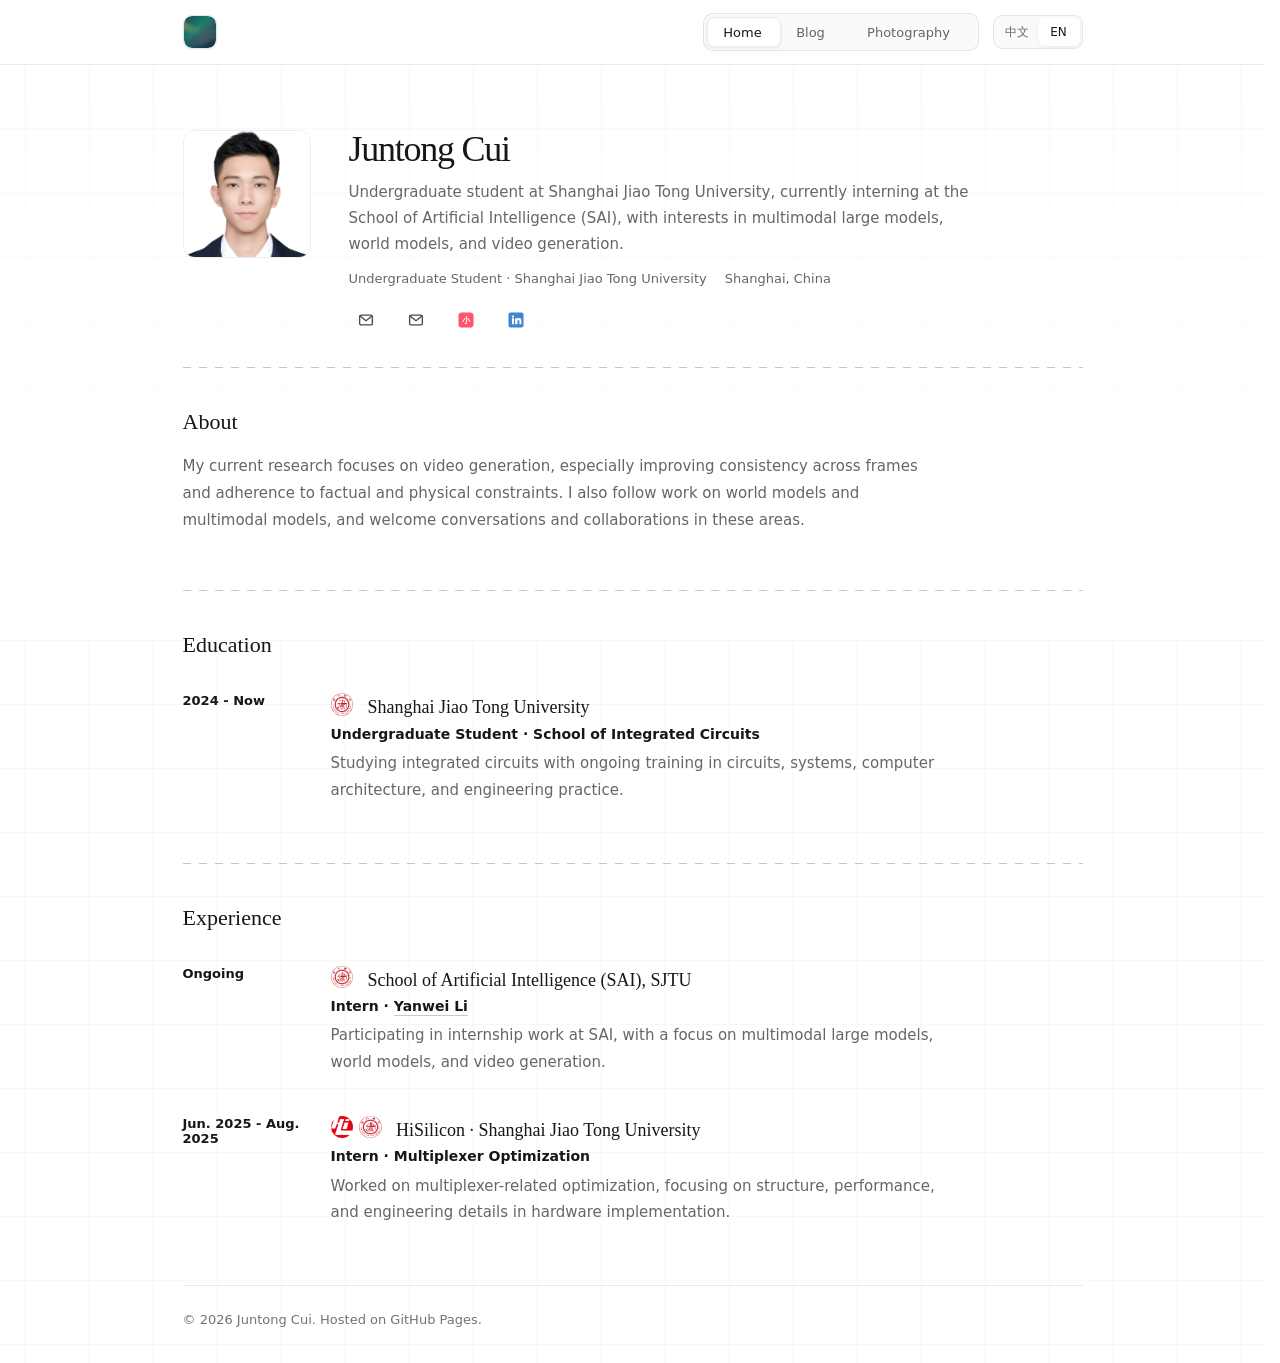
<file: index.html>
<!doctype html>
<html lang="en">
<head>
  <meta charset="utf-8">
  <meta name="viewport" content="width=device-width, initial-scale=1">
  <meta name="description" content="Juntong Cui, undergraduate student at Shanghai Jiao Tong University and intern at the School of Artificial Intelligence.">
  <link rel="icon" href="favicon.svg" type="image/svg+xml">
  <title>崔君同 Juntong Cui</title>
  <style>
    :root {
      color-scheme: light;
      --paper: #f4f4f2;
      --paper-soft: #fbfbfa;
      --paper-deep: #e8e8e4;
      --ink: #1f1e1b;
      --muted: #5f5a52;
      --line: #d8cbb8;
      --line-strong: #b7a790;
      --clay: #b85c38;
      --clay-dark: #873f2b;
      --sage: #66745f;
      --blue: #526b7c;
      --shadow: 0 18px 60px rgba(31, 30, 27, .08);
      --sans: Inter, ui-sans-serif, system-ui, -apple-system, BlinkMacSystemFont, "Segoe UI", "Noto Sans SC", sans-serif;
      --serif: Georgia, "Times New Roman", "Songti SC", serif;
    }

    * {
      box-sizing: border-box;
    }

    html {
      scroll-behavior: smooth;
    }

    body {
      margin: 0;
      min-height: 100vh;
      background: var(--paper);
      color: var(--ink);
      font-family: var(--sans);
      letter-spacing: 0;
    }

    a {
      color: inherit;
      text-decoration-color: rgba(31, 30, 27, .35);
      text-decoration-thickness: 1px;
      text-underline-offset: 4px;
      transition: color .2s ease, text-decoration-color .2s ease;
    }

    a:hover {
      color: var(--clay-dark);
      text-decoration-color: var(--clay-dark);
    }

    button {
      font: inherit;
    }

    .site-shell {
      width: min(940px, calc(100% - 40px));
      margin: 0 auto;
    }

    .topbar {
      position: sticky;
      top: 0;
      z-index: 20;
      border-bottom: 1px solid var(--line);
      background: rgba(244, 244, 242, .88);
      backdrop-filter: blur(16px);
    }

    .topbar-inner {
      width: min(940px, calc(100% - 40px));
      min-height: 56px;
      margin: 0 auto;
      display: flex;
      align-items: center;
      justify-content: space-between;
      gap: 18px;
    }

    .brand {
      display: inline-flex;
      align-items: center;
      gap: 11px;
      color: var(--ink);
      text-decoration: none;
    }

    .brand-mark {
      width: 28px;
      height: 28px;
      display: grid;
      place-items: center;
      background: var(--ink);
      color: var(--paper);
      font-family: var(--serif);
      font-size: 16px;
      line-height: 1;
    }

    .brand span:last-child {
      font-size: 15px;
      font-weight: 680;
    }

    .nav-actions {
      display: flex;
      align-items: center;
      gap: 18px;
    }

    .site-nav {
      display: flex;
      align-items: center;
      gap: 20px;
      color: var(--muted);
      font-size: 13px;
    }

    .site-nav a {
      text-decoration: none;
    }

    .site-nav a[aria-current="page"] {
      color: var(--ink);
      font-weight: 650;
    }

    .language-switch {
      display: grid;
      grid-template-columns: repeat(2, 1fr);
      width: 104px;
      padding: 3px;
      border: 1px solid var(--line);
      background: var(--paper-deep);
    }

    .language-switch button {
      min-height: 28px;
      border: 0;
      background: transparent;
      color: var(--muted);
      cursor: pointer;
      transition: background .2s ease, color .2s ease;
    }

    .language-switch button.is-active {
      background: var(--ink);
      color: var(--paper);
    }

    .hero {
      display: grid;
      grid-template-columns: minmax(0, 1fr) 148px;
      gap: clamp(24px, 5vw, 48px);
      align-items: start;
      padding: 34px 0 30px;
      border-bottom: 1px solid var(--line);
    }

    .eyebrow {
      display: inline-flex;
      align-items: center;
      gap: 10px;
      margin-bottom: 12px;
      color: var(--clay-dark);
      font-size: 11px;
      font-weight: 760;
      letter-spacing: .08em;
      text-transform: uppercase;
    }

    .eyebrow::before {
      content: none;
    }

    h1,
    h2,
    h3,
    p {
      margin-top: 0;
    }

    h1 {
      max-width: 520px;
      margin-bottom: 10px;
      font-family: var(--serif);
      font-size: clamp(28px, 4vw, 36px);
      font-weight: 500;
      line-height: 1.14;
    }

    .subtitle {
      max-width: 620px;
      margin-bottom: 12px;
      color: var(--muted);
      font-size: 15px;
      line-height: 1.72;
    }

    .profile-meta {
      display: flex;
      flex-wrap: wrap;
      gap: 10px 18px;
      margin: 0;
      padding: 0;
      color: var(--muted);
      list-style: none;
      font-size: 13px;
      line-height: 1.6;
    }

    .profile-photo-wrap {
      justify-self: end;
      width: min(148px, 100%);
      margin-top: 4px;
    }

    .profile-photo {
      width: 100%;
      aspect-ratio: 1;
      display: block;
      object-fit: cover;
      object-position: center 18%;
      border: 1px solid var(--line-strong);
      background: var(--paper-soft);
      box-shadow: var(--shadow);
      filter: saturate(.96) contrast(1.02);
    }

    .contact-strip {
      display: flex;
      flex-wrap: wrap;
      gap: 16px;
      margin-top: 13px;
    }

    .contact-link {
      display: inline-flex;
      width: 34px;
      height: 34px;
      align-items: center;
      justify-content: center;
      border: 1px solid transparent;
      background: transparent;
      color: var(--ink);
      text-decoration: none;
      line-height: 1;
      opacity: .78;
      transition: opacity .24s ease, transform .45s cubic-bezier(.16, 1, .3, 1), background-color .24s ease;
    }

    .contact-link svg {
      width: 18px;
      height: 18px;
      display: block;
    }

    .contact-link.xhs svg,
    .contact-link.linkedin svg {
      width: 20px;
      height: 20px;
    }

    .contact-link:hover {
      background: rgba(31, 30, 27, .06);
      color: var(--ink);
      opacity: 1;
      transform: translateY(-2px);
    }

    .sr-only {
      position: absolute;
      width: 1px;
      height: 1px;
      padding: 0;
      margin: -1px;
      overflow: hidden;
      clip: rect(0, 0, 0, 0);
      white-space: nowrap;
      border: 0;
    }

    .section {
      display: block;
      padding: 34px 0;
      border-bottom: 1px solid var(--line);
    }

    .section-label {
      margin: 0 0 18px;
      color: var(--ink);
      font-family: var(--serif);
      font-size: 22px;
      font-weight: 500;
      letter-spacing: 0;
      text-transform: none;
    }

    .section-body {
      max-width: 760px;
    }

    .section-body p {
      color: var(--muted);
      font-size: 15px;
      line-height: 1.78;
    }

    .lead-copy {
      margin-bottom: 10px;
      color: var(--ink) !important;
      font-family: var(--sans);
      font-size: 16px !important;
      font-weight: 600;
      line-height: 1.68 !important;
    }

    .timeline {
      display: grid;
      gap: 0;
      border-top: 1px solid var(--line);
    }

    .timeline-item {
      display: grid;
      grid-template-columns: 126px minmax(0, 1fr);
      gap: 22px;
      padding: 18px 0;
      border-bottom: 1px solid var(--line);
    }

    .time {
      color: var(--blue);
      font-size: 13px;
      font-weight: 700;
    }

    .timeline h3 {
      margin-bottom: 5px;
      font-family: var(--serif);
      font-size: 18px;
      font-weight: 500;
      line-height: 1.18;
    }

    .org-logos {
      display: inline-flex;
      align-items: center;
      gap: 6px;
      margin-right: 10px;
      vertical-align: -.14em;
    }

    .org-logos img {
      width: 1.25em;
      height: 1.25em;
      display: block;
    }

    .timeline .role {
      margin-bottom: 5px;
      color: var(--ink);
      font-weight: 650;
      font-size: 14px;
      line-height: 1.55;
    }

    .timeline .role a {
      color: var(--blue);
      font-weight: 650;
      text-decoration-color: rgba(82, 107, 124, .35);
    }

    .timeline p {
      margin-bottom: 0;
    }

    .footer {
      display: flex;
      flex-wrap: wrap;
      align-items: center;
      justify-content: space-between;
      gap: 18px;
      padding: 26px 0 36px;
      color: var(--muted);
      font-size: 13px;
    }

    .topbar,
    .hero,
    .section,
    .timeline,
    .timeline-item,
    .footer {
      border-top: 0;
      border-bottom: 0;
    }

    [data-animate] {
      animation: riseIn .92s cubic-bezier(.16, 1, .3, 1) both;
    }

    [data-animate="2"] {
      animation-delay: .08s;
    }

    [data-animate="3"] {
      animation-delay: .16s;
    }

    [data-animate="4"] {
      animation-delay: .24s;
    }

    [data-animate="5"] {
      animation-delay: .32s;
    }

    @keyframes riseIn {
      from {
        opacity: 0;
        transform: translateY(16px);
      }
      to {
        opacity: 1;
        transform: translateY(0);
      }
    }

    @media (prefers-reduced-motion: reduce) {
      *,
      *::before,
      *::after {
        animation-duration: .01ms !important;
        animation-iteration-count: 1 !important;
        scroll-behavior: auto !important;
        transition-duration: .01ms !important;
      }
    }

    @media (max-width: 820px) {
      .topbar-inner {
        min-height: auto;
        padding: 12px 0;
        align-items: flex-start;
      }

      .nav-actions {
        flex-direction: column;
        align-items: flex-end;
        gap: 12px;
      }

      .hero {
        grid-template-columns: 1fr;
        min-height: auto;
      }

      .profile-photo-wrap {
        justify-self: start;
        width: min(136px, 44vw);
        order: -1;
      }
    }

    @media (max-width: 560px) {
      .site-shell,
      .topbar-inner {
        width: min(100% - 28px, 940px);
      }

      .topbar-inner {
        flex-direction: column;
        gap: 14px;
      }

      .nav-actions {
        width: 100%;
        flex-direction: row;
        justify-content: space-between;
        align-items: center;
      }

      .site-nav {
        gap: 16px;
      }

      .timeline-item {
        grid-template-columns: 1fr;
        gap: 8px;
      }

      .footer {
        align-items: flex-start;
        flex-direction: column;
      }
    }
  </style>
  <link rel="stylesheet" href="site-polish.css?v=20260915-1">
  <script defer src="site-polish.js?v=20260915-1"></script>
</head>
<body data-page="home">
  <header class="topbar">
    <div class="topbar-inner">
      <a class="brand" href="index.html" aria-label="Juntong Cui home">
        <span class="brand-mark">C</span>
        <span data-i18n="brand"></span>
      </a>
      <div class="nav-actions">
        <nav class="site-nav" aria-label="Primary navigation">
          <a href="index.html" aria-current="page" data-i18n="navHome"></a>
          <a href="blog.html" data-i18n="navBlog"></a>
          <a href="photography.html" data-i18n="navPhotography"></a>
        </nav>
        <div class="language-switch" aria-label="Language switch">
          <button type="button" data-lang="zh">中文</button>
          <button type="button" data-lang="en">EN</button>
        </div>
      </div>
    </div>
  </header>

  <main class="site-shell">
    <section class="hero" id="home">
      <div data-animate>
        <span class="eyebrow" data-i18n="heroEyebrow"></span>
        <h1 data-i18n="heroName"></h1>
        <p class="subtitle" data-i18n="heroSubtitle"></p>
        <ul class="profile-meta">
          <li data-i18n="heroSchool"></li>
          <li data-i18n="heroLocation"></li>
        </ul>
        <div class="contact-strip">
          <a class="contact-link" href="mailto:tomjoe6@sjtu.edu.cn" aria-label="SJTU Email" title="tomjoe6@sjtu.edu.cn">
            <svg viewBox="0 0 24 24" aria-hidden="true" fill="none" stroke="currentColor" stroke-width="1.8" stroke-linecap="round" stroke-linejoin="round">
              <rect x="3.5" y="5.5" width="17" height="13" rx="2"></rect>
              <path d="m4.5 7 7.5 6 7.5-6"></path>
            </svg>
            <span class="sr-only">tomjoe6@sjtu.edu.cn</span>
          </a>
          <a class="contact-link" href="mailto:3173618156@qq.com" aria-label="QQ Email" title="3173618156@qq.com">
            <svg viewBox="0 0 24 24" aria-hidden="true" fill="none" stroke="currentColor" stroke-width="1.8" stroke-linecap="round" stroke-linejoin="round">
              <rect x="3.5" y="5.5" width="17" height="13" rx="2"></rect>
              <path d="m4.5 7 7.5 6 7.5-6"></path>
            </svg>
            <span class="sr-only">3173618156@qq.com</span>
          </a>
          <a class="contact-link xhs" href="https://www.xiaohongshu.com/user/profile/610284840000000001007f8d" target="_blank" rel="noreferrer" aria-label="Xiaohongshu" title="Xiaohongshu">
            <svg viewBox="0 0 24 24" aria-hidden="true">
              <rect x="3" y="3" width="18" height="18" rx="4" fill="#ff2442"></rect>
              <text x="12" y="15.5" text-anchor="middle" font-size="10" font-weight="700" fill="#fff" font-family="Arial, 'Noto Sans SC', sans-serif">小</text>
            </svg>
            <span class="sr-only">Xiaohongshu</span>
          </a>
          <a class="contact-link linkedin" href="https://www.linkedin.com/in/juntong-cui-63a5b63b4/" target="_blank" rel="noreferrer" aria-label="LinkedIn" title="LinkedIn">
            <svg viewBox="0 0 24 24" aria-hidden="true">
              <rect x="3" y="3" width="18" height="18" rx="2.5" fill="#0a66c2"></rect>
              <path fill="#fff" d="M7.2 10h2.4v7H7.2v-7Zm1.2-3.5a1.38 1.38 0 1 1 0 2.76 1.38 1.38 0 0 1 0-2.76ZM11 10h2.25v.96h.03c.32-.6 1.1-1.22 2.27-1.22 2.42 0 2.87 1.59 2.87 3.66V17h-2.35v-3.2c0-.76-.01-1.75-1.07-1.75-1.08 0-1.24.84-1.24 1.7V17H11v-7Z"></path>
            </svg>
            <span class="sr-only">LinkedIn</span>
          </a>
        </div>
      </div>
      <div class="profile-photo-wrap" data-animate="2">
        <img class="profile-photo" src="photo.jpg" alt="Juntong Cui portrait">
      </div>
    </section>

    <section class="section" id="about" data-animate="3">
      <h2 class="section-label" data-i18n="aboutTitle"></h2>
      <div class="section-body">
        <p data-i18n="aboutBody"></p>
      </div>
    </section>

    <section class="section" id="education" data-animate="4">
      <h2 class="section-label" data-i18n="educationTitle"></h2>
      <div class="section-body">
        <div class="timeline">
          <article class="timeline-item">
            <div class="time" data-i18n="eduTime"></div>
            <div>
              <h3>
                <span class="org-logos" aria-hidden="true">
                  <img src="assets/logos/sjtu-emblem.svg" alt="">
                </span>
                <span data-i18n="eduSchool"></span>
              </h3>
              <div class="role" data-i18n="eduRole"></div>
              <p data-i18n="eduBody"></p>
            </div>
          </article>
        </div>
      </div>
    </section>

    <section class="section" id="experience" data-animate="5">
      <h2 class="section-label" data-i18n="experienceTitle"></h2>
      <div class="section-body">
        <div class="timeline">
          <article class="timeline-item">
            <div class="time" data-i18n="labTime"></div>
            <div>
              <h3>
                <span class="org-logos" aria-hidden="true">
                  <img src="assets/logos/sjtu-emblem.svg" alt="">
                </span>
                <span data-i18n="labOrg"></span>
              </h3>
              <div class="role">
                <span data-i18n="labRole"></span>
                <span aria-hidden="true"> · </span>
                <a href="https://yanwei-li.com/" target="_blank" rel="noreferrer" data-i18n="labMentor"></a>
              </div>
              <p data-i18n="labBody"></p>
            </div>
          </article>
          <article class="timeline-item">
            <div class="time" data-i18n="hisiliconTime"></div>
            <div>
              <h3>
                <span class="org-logos" aria-hidden="true">
                  <img src="assets/logos/hisilicon-mark.png" alt="">
                  <img src="assets/logos/sjtu-emblem.svg" alt="">
                </span>
                <span data-i18n="hisiliconOrg"></span>
              </h3>
              <div class="role" data-i18n="hisiliconRole"></div>
              <p data-i18n="hisiliconBody"></p>
            </div>
          </article>
        </div>
      </div>
    </section>
  </main>

  <footer class="site-shell footer">
    <span data-i18n="footerNote"></span>
  </footer>

  <script>
    const translations = {
      zh: {
        title: "崔君同 Juntong Cui",
        brand: "崔君同",
        navHome: "主页",
        navBlog: "博客",
        navPhotography: "摄影",
        heroEyebrow: "个人主页",
        heroName: "崔君同",
        heroSubtitle: "上海交通大学本科生，目前在上海交通大学人工智能学院（SAI）实习，关注多模态大模型、世界模型与视频生成。",
        heroSchool: "上海交通大学 · 本科生",
        heroLocation: "上海，中国",
        aboutTitle: "关于",
        aboutBody: "主要研究视频生成，希望提升连续画面的一致性，以及生成内容对事实和物理规律的遵循。也在关注世界模型、多模态模型等，欢迎大家交流相关想法和工作！",
        educationTitle: "教育",
        eduTime: "2024- ",
        eduSchool: "上海交通大学",
        eduRole: "集成电路学院 · 本科生",
        eduBody: "正在接受集成电路相关训练，持续学习电路、系统、计算机体系结构和工程实践。",
        experienceTitle: "经历",
        hisiliconTime: "2025.6 - 2025.8",
        hisiliconOrg: "海思 · 上海交通大学",
        hisiliconRole: "实习生 · 多路选择器优化",
        hisiliconBody: "参与多路选择器相关优化工作，关注硬件实现中的结构、性能和工程细节。",
        labTime: "进行中",
        labOrg: "上海交通大学人工智能学院（SAI）",
        labRole: "实习",
        labMentor: "李彦玮",
        labBody: "参与人工智能学院相关实习工作，关注多模态大模型、世界模型与视频生成方向的学习和研究实践。",
        footerNote: "© 2026 崔君同。本站托管于 GitHub Pages。"
      },
      en: {
        title: "Juntong Cui",
        brand: "Juntong Cui",
        navHome: "Home",
        navBlog: "Blog",
        navPhotography: "Photography",
        heroEyebrow: "Personal Homepage",
        heroName: "Juntong Cui",
        heroSubtitle: "Undergraduate student at Shanghai Jiao Tong University, currently interning at the School of Artificial Intelligence (SAI), with interests in multimodal large models, world models, and video generation.",
        heroSchool: "Undergraduate Student · Shanghai Jiao Tong University",
        heroLocation: "Shanghai, China",
        aboutTitle: "About",
        aboutBody: "My current research focuses on video generation, especially improving consistency across frames and adherence to factual and physical constraints. I also follow work on world models and multimodal models, and welcome conversations and collaborations in these areas.",
        educationTitle: "Education",
        eduTime: "2024 - Now",
        eduSchool: "Shanghai Jiao Tong University",
        eduRole: "Undergraduate Student · School of Integrated Circuits",
        eduBody: "Studying integrated circuits with ongoing training in circuits, systems, computer architecture, and engineering practice.",
        experienceTitle: "Experience",
        hisiliconTime: "Jun. 2025 - Aug. 2025",
        hisiliconOrg: "HiSilicon · Shanghai Jiao Tong University",
        hisiliconRole: "Intern · Multiplexer Optimization",
        hisiliconBody: "Worked on multiplexer-related optimization, focusing on structure, performance, and engineering details in hardware implementation.",
        labTime: "Ongoing",
        labOrg: "School of Artificial Intelligence (SAI), SJTU",
        labRole: "Intern",
        labMentor: "Yanwei Li",
        labBody: "Participating in internship work at SAI, with a focus on multimodal large models, world models, and video generation.",
        footerNote: "© 2026 Juntong Cui. Hosted on GitHub Pages."
      }
    };

    const fallbackLang = "en";
    const savedLang = localStorage.getItem("site-language");
    const initialLang = savedLang || "en";

    function applyLanguage(lang) {
      const dict = translations[lang] || translations[fallbackLang];
      document.documentElement.lang = lang === "zh" ? "zh-CN" : "en";
      document.title = dict.title;
      document.querySelectorAll("[data-i18n]").forEach((node) => {
        const key = node.getAttribute("data-i18n");
        node.textContent = dict[key] || "";
      });
      document.querySelectorAll("[data-lang]").forEach((button) => {
        button.classList.toggle("is-active", button.dataset.lang === lang);
        button.setAttribute("aria-pressed", String(button.dataset.lang === lang));
      });
      localStorage.setItem("site-language", lang);
    }

    document.querySelectorAll("[data-lang]").forEach((button) => {
      button.addEventListener("click", () => applyLanguage(button.dataset.lang));
    });

    applyLanguage(initialLang);
  </script>
</body>
</html>
</file>
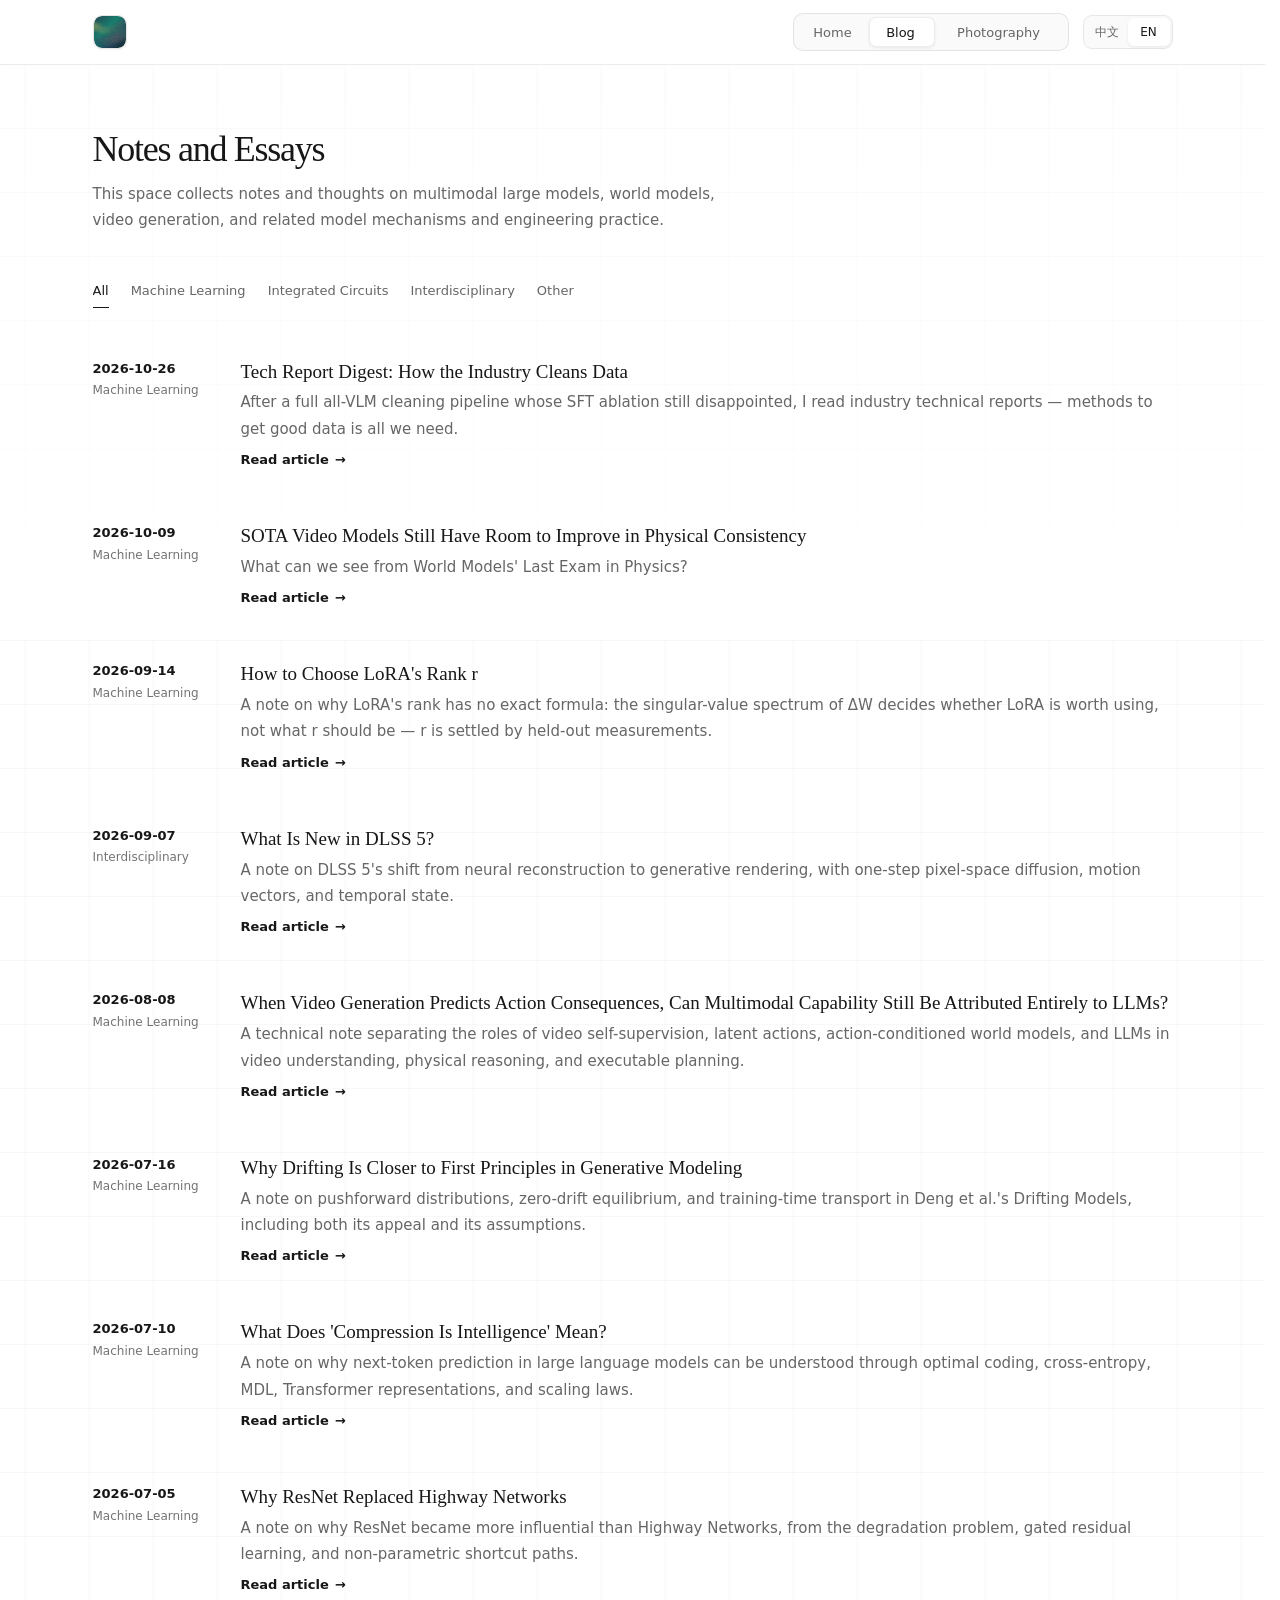
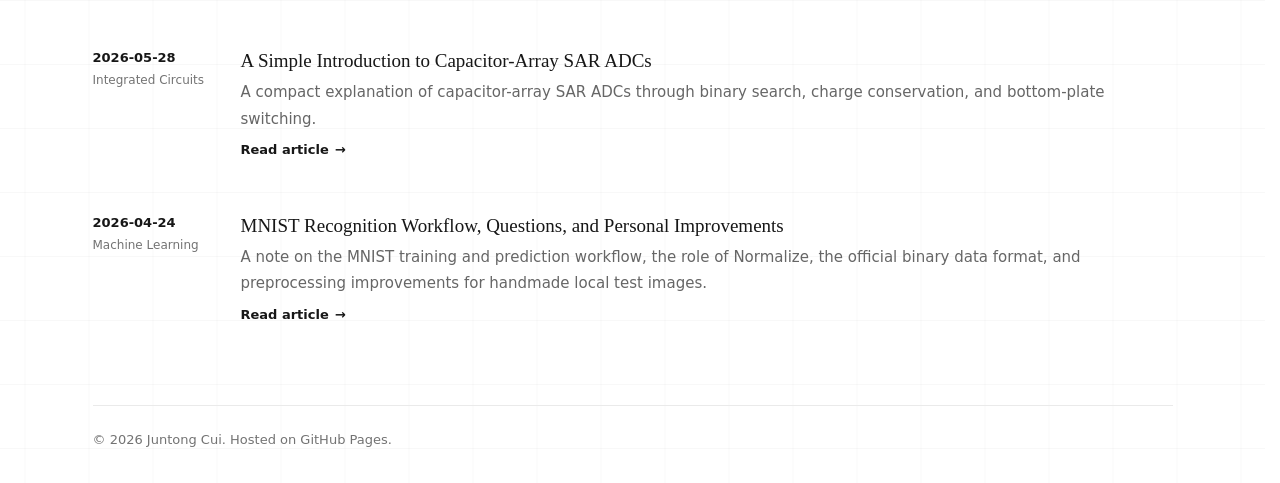
<file: blog.html>
<!doctype html>
<html lang="en">
<head>
  <meta charset="utf-8">
  <meta name="viewport" content="width=device-width, initial-scale=1">
  <meta name="description" content="Blog notes by Juntong Cui.">
  <link rel="icon" href="favicon.svg" type="image/svg+xml">
  <title>Blog · Juntong Cui</title>
  <style>
    :root {
      color-scheme: light;
      --paper: #f4f4f2;
      --paper-soft: #fbfbfa;
      --paper-deep: #e8e8e4;
      --ink: #1f1e1b;
      --muted: #5f5a52;
      --line: #d8cbb8;
      --line-strong: #b7a790;
      --clay: #b85c38;
      --clay-dark: #873f2b;
      --blue: #526b7c;
      --shadow: 0 18px 60px rgba(31, 30, 27, .08);
      --sans: Inter, ui-sans-serif, system-ui, -apple-system, BlinkMacSystemFont, "Segoe UI", "Noto Sans SC", sans-serif;
      --serif: Georgia, "Times New Roman", "Songti SC", serif;
    }

    * {
      box-sizing: border-box;
    }

    html {
      scroll-behavior: smooth;
    }

    body {
      margin: 0;
      min-height: 100vh;
      background: var(--paper);
      color: var(--ink);
      font-family: var(--sans);
      letter-spacing: 0;
    }

    a {
      color: inherit;
      text-decoration-color: rgba(31, 30, 27, .35);
      text-decoration-thickness: 1px;
      text-underline-offset: 4px;
      transition: color .2s ease, text-decoration-color .2s ease;
    }

    a:hover {
      color: var(--clay-dark);
      text-decoration-color: var(--clay-dark);
    }

    button {
      font: inherit;
    }

    .site-shell {
      width: min(940px, calc(100% - 40px));
      margin: 0 auto;
    }

    .topbar {
      position: sticky;
      top: 0;
      z-index: 20;
      border-bottom: 1px solid var(--line);
      background: rgba(244, 244, 242, .88);
      backdrop-filter: blur(16px);
    }

    .topbar-inner {
      width: min(940px, calc(100% - 40px));
      min-height: 56px;
      margin: 0 auto;
      display: flex;
      align-items: center;
      justify-content: space-between;
      gap: 18px;
    }

    .brand {
      display: inline-flex;
      align-items: center;
      gap: 11px;
      color: var(--ink);
      text-decoration: none;
    }

    .brand-mark {
      width: 28px;
      height: 28px;
      display: grid;
      place-items: center;
      background: var(--ink);
      color: var(--paper);
      font-family: var(--serif);
      font-size: 16px;
      line-height: 1;
    }

    .brand span:last-child {
      font-size: 15px;
      font-weight: 680;
    }

    .nav-actions {
      display: flex;
      align-items: center;
      gap: 18px;
    }

    .site-nav {
      display: flex;
      align-items: center;
      gap: 20px;
      color: var(--muted);
      font-size: 13px;
    }

    .site-nav a {
      text-decoration: none;
    }

    .site-nav a[aria-current="page"] {
      color: var(--ink);
      font-weight: 650;
    }

    .language-switch {
      display: grid;
      grid-template-columns: repeat(2, 1fr);
      width: 104px;
      padding: 3px;
      border: 1px solid var(--line);
      background: var(--paper-deep);
    }

    .language-switch button {
      min-height: 28px;
      border: 0;
      background: transparent;
      color: var(--muted);
      cursor: pointer;
      transition: background .2s ease, color .2s ease;
    }

    .language-switch button.is-active {
      background: var(--ink);
      color: var(--paper);
    }

    .page-head {
      padding: 38px 0 26px;
      border-bottom: 1px solid var(--line);
    }

    .eyebrow {
      display: inline-flex;
      align-items: center;
      gap: 10px;
      margin-bottom: 12px;
      color: var(--clay-dark);
      font-size: 11px;
      font-weight: 760;
      letter-spacing: .08em;
      text-transform: uppercase;
    }

    .eyebrow::before {
      content: none;
    }

    h1,
    h2,
    p {
      margin-top: 0;
    }

    h1 {
      max-width: 680px;
      margin-bottom: 12px;
      font-family: var(--serif);
      font-size: clamp(28px, 4vw, 36px);
      font-weight: 500;
      line-height: 1.14;
    }

    .subtitle {
      max-width: 650px;
      margin-bottom: 0;
      color: var(--muted);
      font-size: 15px;
      line-height: 1.72;
    }

    .post-list {
      display: grid;
      gap: 0;
      padding: 18px 0 54px;
    }

    .category-filter {
      display: flex;
      flex-wrap: wrap;
      gap: 8px;
      padding: 18px 0 0;
    }

    .category-filter button {
      min-height: 32px;
      padding: 0 11px;
      border: 1px solid var(--line-strong);
      background: rgba(251, 248, 242, .72);
      color: var(--muted);
      cursor: pointer;
      font-size: 13px;
      transition: background .2s ease, color .2s ease, border-color .2s ease;
    }

    .category-filter button.is-active,
    .category-filter button:hover {
      border-color: var(--ink);
      background: var(--ink);
      color: var(--paper);
    }

    .post-row {
      display: grid;
      grid-template-columns: 126px minmax(0, 1fr);
      gap: 22px;
      padding: 18px 0;
      border-bottom: 1px solid var(--line);
    }

    .post-row[hidden] {
      display: none;
    }

    .post-date {
      display: grid;
      align-content: start;
      gap: 5px;
      color: var(--muted);
      font-size: 12px;
      font-weight: 500;
      line-height: 1.35;
    }

    .post-date time {
      color: var(--ink);
      font-size: 13px;
      font-weight: 700;
      font-variant-numeric: tabular-nums;
    }

    .post-category {
      display: block;
      color: var(--muted);
      font-size: 12px;
      font-weight: 500;
      line-height: 1.45;
    }

    .post-row h2 {
      margin-bottom: 6px;
      font-family: var(--serif);
      font-size: 19px;
      font-weight: 500;
      line-height: 1.25;
    }

    .post-title-link {
      text-decoration-color: rgba(31, 30, 27, .24);
    }

    .post-row p {
      margin-bottom: 0;
      color: var(--muted);
      font-size: 15px;
      line-height: 1.76;
    }

    .post-source {
      display: inline-flex;
      margin-top: 10px;
      color: var(--clay-dark);
      font-size: 13px;
      font-weight: 650;
      text-decoration: none;
    }

    .empty-state {
      display: grid;
      gap: 6px;
      padding: 34px 0 54px;
      border-bottom: 1px solid var(--line);
      color: var(--muted);
    }

    .empty-state[hidden] {
      display: none;
    }

    .empty-state strong {
      color: var(--ink);
      font-family: var(--serif);
      font-size: 19px;
      font-weight: 500;
    }

    .empty-state span {
      font-size: 15px;
      line-height: 1.72;
    }

    .footer {
      display: flex;
      flex-wrap: wrap;
      align-items: center;
      justify-content: space-between;
      gap: 18px;
      padding: 26px 0 36px;
      border-top: 1px solid var(--line);
      color: var(--muted);
      font-size: 13px;
    }

    .topbar,
    .page-head,
    .category-filter,
    .post-list,
    .post-row,
    .empty-state,
    .footer {
      border-top: 0;
      border-bottom: 0;
    }

    [data-animate] {
      animation: riseIn .92s cubic-bezier(.16, 1, .3, 1) both;
    }

    [data-animate="2"] {
      animation-delay: .08s;
    }

    [data-animate="3"] {
      animation-delay: .16s;
    }

    .post-row {
      animation: riseIn .82s cubic-bezier(.16, 1, .3, 1) both;
    }

    .post-row:nth-child(1) {
      animation-delay: .2s;
    }

    .post-row:nth-child(2) {
      animation-delay: .27s;
    }

    .post-row:nth-child(3) {
      animation-delay: .34s;
    }

    .post-row:nth-child(4) {
      animation-delay: .41s;
    }

    .post-row:nth-child(5) {
      animation-delay: .48s;
    }

    .post-row:nth-child(6) {
      animation-delay: .55s;
    }

    .post-row:nth-child(7) {
      animation-delay: .62s;
    }

    @keyframes riseIn {
      from {
        opacity: 0;
        transform: translateY(14px);
      }
      to {
        opacity: 1;
        transform: translateY(0);
      }
    }

    @media (prefers-reduced-motion: reduce) {
      *,
      *::before,
      *::after {
        animation-duration: .01ms !important;
        animation-iteration-count: 1 !important;
        scroll-behavior: auto !important;
        transition-duration: .01ms !important;
      }
    }

    @media (max-width: 720px) {
      .topbar-inner {
        min-height: auto;
        padding: 12px 0;
        align-items: flex-start;
      }

      .nav-actions {
        flex-direction: column;
        align-items: flex-end;
        gap: 12px;
      }

      .post-row {
        grid-template-columns: 1fr;
        gap: 8px;
      }
    }

    @media (max-width: 560px) {
      .site-shell,
      .topbar-inner {
        width: min(100% - 28px, 940px);
      }

      .topbar-inner {
        flex-direction: column;
        gap: 14px;
      }

      .nav-actions {
        width: 100%;
        flex-direction: row;
        justify-content: space-between;
        align-items: center;
      }

      .site-nav {
        gap: 16px;
      }

      .footer {
        align-items: flex-start;
        flex-direction: column;
      }
    }
  </style>
  <link rel="stylesheet" href="site-polish.css?v=20260915-1">
  <script defer src="site-polish.js?v=20260915-1"></script>
</head>
<body data-page="blog">
  <header class="topbar">
    <div class="topbar-inner">
      <a class="brand" href="index.html" aria-label="Juntong Cui home">
        <span class="brand-mark">C</span>
        <span data-i18n="brand"></span>
      </a>
      <div class="nav-actions">
        <nav class="site-nav" aria-label="Primary navigation">
          <a href="index.html" data-i18n="navHome"></a>
          <a href="blog.html" aria-current="page" data-i18n="navBlog"></a>
          <a href="photography.html" data-i18n="navPhotography"></a>
        </nav>
        <div class="language-switch" aria-label="Language switch">
          <button type="button" data-lang="zh">中文</button>
          <button type="button" data-lang="en">EN</button>
        </div>
      </div>
    </div>
  </header>

  <main class="site-shell">
    <section class="page-head" data-animate>
      <span class="eyebrow" data-i18n="blogEyebrow"></span>
      <h1 data-i18n="blogTitle"></h1>
      <p class="subtitle" data-i18n="blogIntro"></p>
    </section>

    <div class="category-filter" aria-label="Blog categories" data-animate="2">
      <button type="button" class="is-active" data-category-filter="all" data-i18n="catAll" aria-pressed="true"></button>
      <button type="button" data-category-filter="ml" data-i18n="catML" aria-pressed="false"></button>
      <button type="button" data-category-filter="ic" data-i18n="catIC" aria-pressed="false"></button>
      <button type="button" data-category-filter="cross" data-i18n="catCross" aria-pressed="false"></button>
      <button type="button" data-category-filter="other" data-i18n="catOther" aria-pressed="false"></button>
    </div>

    <section class="post-list" aria-label="Blog posts" data-animate="3">
      <article class="post-row" data-category="ml" data-published="2026-10-26">
        <div class="post-date">
          <time datetime="2026-10-26">2026-10-26</time>
          <span class="post-category" data-i18n="postTenCategory"></span>
        </div>
        <div>
          <h2>
            <a class="post-title-link" href="vlm-data-cleaning.html" data-i18n="postTenTitle"></a>
          </h2>
          <p data-i18n="postTenBody"></p>
          <a class="post-source" href="vlm-data-cleaning.html" data-i18n="postTenLink"></a>
        </div>
      </article>
      <article class="post-row" data-category="ml" data-published="2026-10-09">
        <div class="post-date">
          <time datetime="2026-10-09">2026-10-09</time>
          <span class="post-category" data-i18n="postNineCategory"></span>
        </div>
        <div>
          <h2>
            <a class="post-title-link" href="world-models-physics.html" data-i18n="postNineTitle"></a>
          </h2>
          <p data-i18n="postNineBody"></p>
          <a class="post-source" href="world-models-physics.html" data-i18n="postNineLink"></a>
        </div>
      </article>
      <article class="post-row" data-category="ml" data-published="2026-09-14">
        <div class="post-date">
          <time datetime="2026-09-14">2026-09-14</time>
          <span class="post-category" data-i18n="postEightCategory"></span>
        </div>
        <div>
          <h2>
            <a class="post-title-link" href="lora-rank.html" data-i18n="postEightTitle"></a>
          </h2>
          <p data-i18n="postEightBody"></p>
          <a class="post-source" href="lora-rank.html" data-i18n="postEightLink"></a>
        </div>
      </article>
      <article class="post-row" data-category="cross" data-published="2026-09-07">
        <div class="post-date">
          <time datetime="2026-09-07">2026-09-07</time>
          <span class="post-category" data-i18n="postSevenCategory"></span>
        </div>
        <div>
          <h2>
            <a class="post-title-link" href="dlss5.html" data-i18n="postSevenTitle"></a>
          </h2>
          <p data-i18n="postSevenBody"></p>
          <a class="post-source" href="dlss5.html" data-i18n="postSevenLink"></a>
        </div>
      </article>
      <article class="post-row" data-category="ml" data-published="2026-08-08">
        <div class="post-date">
          <time datetime="2026-08-08">2026-08-08</time>
          <span class="post-category" data-i18n="postSixCategory"></span>
        </div>
        <div>
          <h2>
            <a class="post-title-link" href="video-world-models-llm.html" data-i18n="postSixTitle"></a>
          </h2>
          <p data-i18n="postSixBody"></p>
          <a class="post-source" href="video-world-models-llm.html" data-i18n="postSixLink"></a>
        </div>
      </article>
      <article class="post-row" data-category="ml" data-published="2026-07-16">
        <div class="post-date">
          <time datetime="2026-07-16">2026-07-16</time>
          <span class="post-category" data-i18n="postFiveCategory"></span>
        </div>
        <div>
          <h2>
            <a class="post-title-link" href="drifting-models.html" data-i18n="postFiveTitle"></a>
          </h2>
          <p data-i18n="postFiveBody"></p>
          <a class="post-source" href="drifting-models.html" data-i18n="postFiveLink"></a>
        </div>
      </article>
      <article class="post-row" data-category="ml" data-published="2026-07-10">
        <div class="post-date">
          <time datetime="2026-07-10">2026-07-10</time>
          <span class="post-category" data-i18n="postFourCategory"></span>
        </div>
        <div>
          <h2>
            <a class="post-title-link" href="compression-intelligence.html" data-i18n="postFourTitle"></a>
          </h2>
          <p data-i18n="postFourBody"></p>
          <a class="post-source" href="compression-intelligence.html" data-i18n="postFourLink"></a>
        </div>
      </article>
      <article class="post-row" data-category="ml" data-published="2026-07-05">
        <div class="post-date">
          <time datetime="2026-07-05">2026-07-05</time>
          <span class="post-category" data-i18n="postThreeCategory"></span>
        </div>
        <div>
          <h2>
            <a class="post-title-link" href="resnet-highway.html" data-i18n="postThreeTitle"></a>
          </h2>
          <p data-i18n="postThreeBody"></p>
          <a class="post-source" href="resnet-highway.html" data-i18n="postThreeLink"></a>
        </div>
      </article>
      <article class="post-row" data-category="ic" data-published="2026-05-28">
        <div class="post-date">
          <time datetime="2026-05-28">2026-05-28</time>
          <span class="post-category" data-i18n="postTwoCategory"></span>
        </div>
        <div>
          <h2>
            <a class="post-title-link" href="sar-adc.html" data-i18n="postTwoTitle"></a>
          </h2>
          <p data-i18n="postTwoBody"></p>
          <a class="post-source" href="sar-adc.html" data-i18n="postTwoLink"></a>
        </div>
      </article>
      <article class="post-row" data-category="ml" data-published="2026-04-24">
        <div class="post-date">
          <time datetime="2026-04-24">2026-04-24</time>
          <span class="post-category" data-i18n="postOneCategory"></span>
        </div>
        <div>
          <h2>
            <a class="post-title-link" href="mnist.html" data-i18n="postOneTitle"></a>
          </h2>
          <p data-i18n="postOneBody"></p>
          <a class="post-source" href="mnist.html" data-i18n="postOneLink"></a>
        </div>
      </article>
    </section>

    <div class="empty-state" id="emptyState" hidden>
      <strong data-i18n="emptyTitle"></strong>
      <span data-i18n="emptyBody"></span>
    </div>
  </main>

  <footer class="site-shell footer">
    <span data-i18n="footerNote"></span>
  </footer>

  <script>
    const translations = {
      zh: {
        title: "博客 · 崔君同",
        brand: "崔君同",
        navHome: "主页",
        navBlog: "博客",
        navPhotography: "摄影",
        blogEyebrow: "博客",
        blogTitle: "笔记与文章",
        blogIntro: "这里会整理我在多模态大模型、世界模型、视频生成，以及相关模型机制与工程实现方面的学习笔记和思考。",
        catAll: "全部",
        catML: "机器学习",
        catIC: "集成电路",
        catCross: "两学科交叉",
        catOther: "其他",
        postFourCategory: "机器学习",
        postFourTitle: "什么是压缩即智能",
        postFourBody: "从最优编码、交叉熵、MDL、Transformer 表征和规模律出发，解释为什么大模型的 next-token prediction 可以被理解为一种可泛化的世界压缩。",
        postFourLink: "阅读文章",
        postFiveCategory: "机器学习",
        postFiveTitle: "为什么 Drifting 更接近生成建模的第一性原理",
        postFiveBody: "从 pushforward 分布、零漂移平衡点与训练期分布运输出发，理解何恺明等人的 Drifting 为什么能自然实现一步生成，以及它仍依赖哪些建模假设。",
        postFiveLink: "阅读文章",
        postSixCategory: "机器学习",
        postSixTitle: "当视频生成开始预测动作后果：多模态能力还能全部归因于 LLM 吗？",
        postSixBody: "从视频自监督、潜在动作、动作条件世界模型和模型预测控制出发，区分 LLM 在视频理解、物理推理与可执行规划中的具体作用。",
        postSixLink: "阅读文章",
        postSevenCategory: "两学科交叉",
        postSevenTitle: "DLSS5 的新原理是什么",
        postSevenBody: "从 neural reconstruction 到 generative rendering，整理 DLSS 5 如何用单步像素空间扩散、运动矢量与跨帧状态生成最终画面。",
        postSevenLink: "阅读文章",
        postEightCategory: "机器学习",
        postEightTitle: "LoRA 的 r 怎么定",
        postEightBody: "从奇异值谱、Eckart–Young 截断误差、内在维度与参与比出发，说明为什么 r 没有准确公式可算：谱只判断该不该上 LoRA，r 最终要在 held-out 上定。",
        postEightLink: "阅读文章",
        postNineCategory: "机器学习",
        postNineTitle: "SOTA视频模型的物理表现还有提升空间",
        postNineBody: "从《World Models' Last Exam in Physics》出发，我们能看见什么",
        postNineLink: "阅读文章",
        postTenCategory: "机器学习",
        postTenTitle: "技术报告漫读：工业界怎么洗数据",
        postTenBody: "全程 VLM 洗完 15 万条视频、SFT ablation 仍不理想之后，读业界技术报告——Methods to get good data is all we need。",
        postTenLink: "阅读文章",
        postOneCategory: "机器学习",
        postOneTitle: "MNIST 识别流程、疑问解析及个人改进",
        postOneBody: "整理 MNIST 识别的训练与预测流程、Normalize 的作用、官方数据格式问题，以及自造本地测试集识别不准时的预处理改进。",
        postOneLink: "阅读文章",
        postThreeCategory: "机器学习",
        postThreeTitle: "ResNet 为什么取代了 Highway",
        postThreeBody: "从 degradation problem、gated residual 和非参数化 shortcut 的角度，整理 ResNet 思想为何比 Highway 更适合作为深层网络的主流结构。",
        postThreeLink: "阅读文章",
        postTwoCategory: "集成电路",
        postTwoTitle: "电容阵列 SAR ADC 的简单原理",
        postTwoBody: "从二分法逐次逼近、电荷守恒和电容下极板切换出发，解释电容阵列 SAR ADC 的基本工作过程。",
        postTwoLink: "阅读文章",
        emptyTitle: "这个分类还在等待第一篇文章。",
        emptyBody: "之后关于两学科交叉或其他主题的笔记会出现在这里。",
        footerNote: "© 2026 崔君同。本站托管于 GitHub Pages。"
      },
      en: {
        title: "Blog · Juntong Cui",
        brand: "Juntong Cui",
        navHome: "Home",
        navBlog: "Blog",
        navPhotography: "Photography",
        blogEyebrow: "Blog",
        blogTitle: "Notes and Essays",
        blogIntro: "This space collects notes and thoughts on multimodal large models, world models, video generation, and related model mechanisms and engineering practice.",
        catAll: "All",
        catML: "Machine Learning",
        catIC: "Integrated Circuits",
        catCross: "Interdisciplinary",
        catOther: "Other",
        postFourCategory: "Machine Learning",
        postFourTitle: "What Does 'Compression Is Intelligence' Mean?",
        postFourBody: "A note on why next-token prediction in large language models can be understood through optimal coding, cross-entropy, MDL, Transformer representations, and scaling laws.",
        postFourLink: "Read article",
        postFiveCategory: "Machine Learning",
        postFiveTitle: "Why Drifting Is Closer to First Principles in Generative Modeling",
        postFiveBody: "A note on pushforward distributions, zero-drift equilibrium, and training-time transport in Deng et al.'s Drifting Models, including both its appeal and its assumptions.",
        postFiveLink: "Read article",
        postSixCategory: "Machine Learning",
        postSixTitle: "When Video Generation Predicts Action Consequences, Can Multimodal Capability Still Be Attributed Entirely to LLMs?",
        postSixBody: "A technical note separating the roles of video self-supervision, latent actions, action-conditioned world models, and LLMs in video understanding, physical reasoning, and executable planning.",
        postSixLink: "Read article",
        postSevenCategory: "Interdisciplinary",
        postSevenTitle: "What Is New in DLSS 5?",
        postSevenBody: "A note on DLSS 5's shift from neural reconstruction to generative rendering, with one-step pixel-space diffusion, motion vectors, and temporal state.",
        postSevenLink: "Read article",
        postEightCategory: "Machine Learning",
        postEightTitle: "How to Choose LoRA's Rank r",
        postEightBody: "A note on why LoRA's rank has no exact formula: the singular-value spectrum of ΔW decides whether LoRA is worth using, not what r should be — r is settled by held-out measurements.",
        postEightLink: "Read article",
        postNineCategory: "Machine Learning",
        postNineTitle: "SOTA Video Models Still Have Room to Improve in Physical Consistency",
        postNineBody: "What can we see from World Models' Last Exam in Physics?",
        postNineLink: "Read article",
        postTenCategory: "Machine Learning",
        postTenTitle: "Tech Report Digest: How the Industry Cleans Data",
        postTenBody: "After a full all-VLM cleaning pipeline whose SFT ablation still disappointed, I read industry technical reports — methods to get good data is all we need.",
        postTenLink: "Read article",
        postOneCategory: "Machine Learning",
        postOneTitle: "MNIST Recognition Workflow, Questions, and Personal Improvements",
        postOneBody: "A note on the MNIST training and prediction workflow, the role of Normalize, the official binary data format, and preprocessing improvements for handmade local test images.",
        postOneLink: "Read article",
        postThreeCategory: "Machine Learning",
        postThreeTitle: "Why ResNet Replaced Highway Networks",
        postThreeBody: "A note on why ResNet became more influential than Highway Networks, from the degradation problem, gated residual learning, and non-parametric shortcut paths.",
        postThreeLink: "Read article",
        postTwoCategory: "Integrated Circuits",
        postTwoTitle: "A Simple Introduction to Capacitor-Array SAR ADCs",
        postTwoBody: "A compact explanation of capacitor-array SAR ADCs through binary search, charge conservation, and bottom-plate switching.",
        postTwoLink: "Read article",
        emptyTitle: "This category is waiting for its first post.",
        emptyBody: "Future notes on interdisciplinary topics or other subjects will appear here.",
        footerNote: "© 2026 Juntong Cui. Hosted on GitHub Pages."
      }
    };

    const fallbackLang = "en";
    const savedLang = localStorage.getItem("site-language");
    const initialLang = savedLang || "en";
    let activeCategory = "all";

    function sortPostsByDate() {
      const list = document.querySelector(".post-list");
      const posts = Array.from(list.querySelectorAll(".post-row"));
      posts
        .sort((a, b) => {
          const dateA = a.dataset.published || a.querySelector("time")?.dateTime || "";
          const dateB = b.dataset.published || b.querySelector("time")?.dateTime || "";
          return dateB.localeCompare(dateA);
        })
        .forEach((post) => list.appendChild(post));
    }

    function applyCategory(category) {
      activeCategory = category;
      let visibleCount = 0;
      document.querySelectorAll("[data-category]").forEach((post) => {
        const isVisible = category === "all" || post.dataset.category === category;
        post.hidden = !isVisible;
        if (isVisible) visibleCount += 1;
      });
      document.querySelectorAll("[data-category-filter]").forEach((button) => {
        const isActive = button.dataset.categoryFilter === category;
        button.classList.toggle("is-active", isActive);
        button.setAttribute("aria-pressed", String(isActive));
      });
      document.querySelector("#emptyState").hidden = visibleCount > 0;
    }

    function applyLanguage(lang) {
      const dict = translations[lang] || translations[fallbackLang];
      document.documentElement.lang = lang === "zh" ? "zh-CN" : "en";
      document.title = dict.title;
      document.querySelectorAll("[data-i18n]").forEach((node) => {
        const key = node.getAttribute("data-i18n");
        node.textContent = dict[key] || "";
      });
      document.querySelectorAll("[data-lang]").forEach((button) => {
        button.classList.toggle("is-active", button.dataset.lang === lang);
        button.setAttribute("aria-pressed", String(button.dataset.lang === lang));
      });
      localStorage.setItem("site-language", lang);
      applyCategory(activeCategory);
    }

    document.querySelectorAll("[data-lang]").forEach((button) => {
      button.addEventListener("click", () => applyLanguage(button.dataset.lang));
    });
    document.querySelectorAll("[data-category-filter]").forEach((button) => {
      button.addEventListener("click", () => applyCategory(button.dataset.categoryFilter));
    });

    sortPostsByDate();
    applyLanguage(initialLang);
  </script>
</body>
</html>
</file>
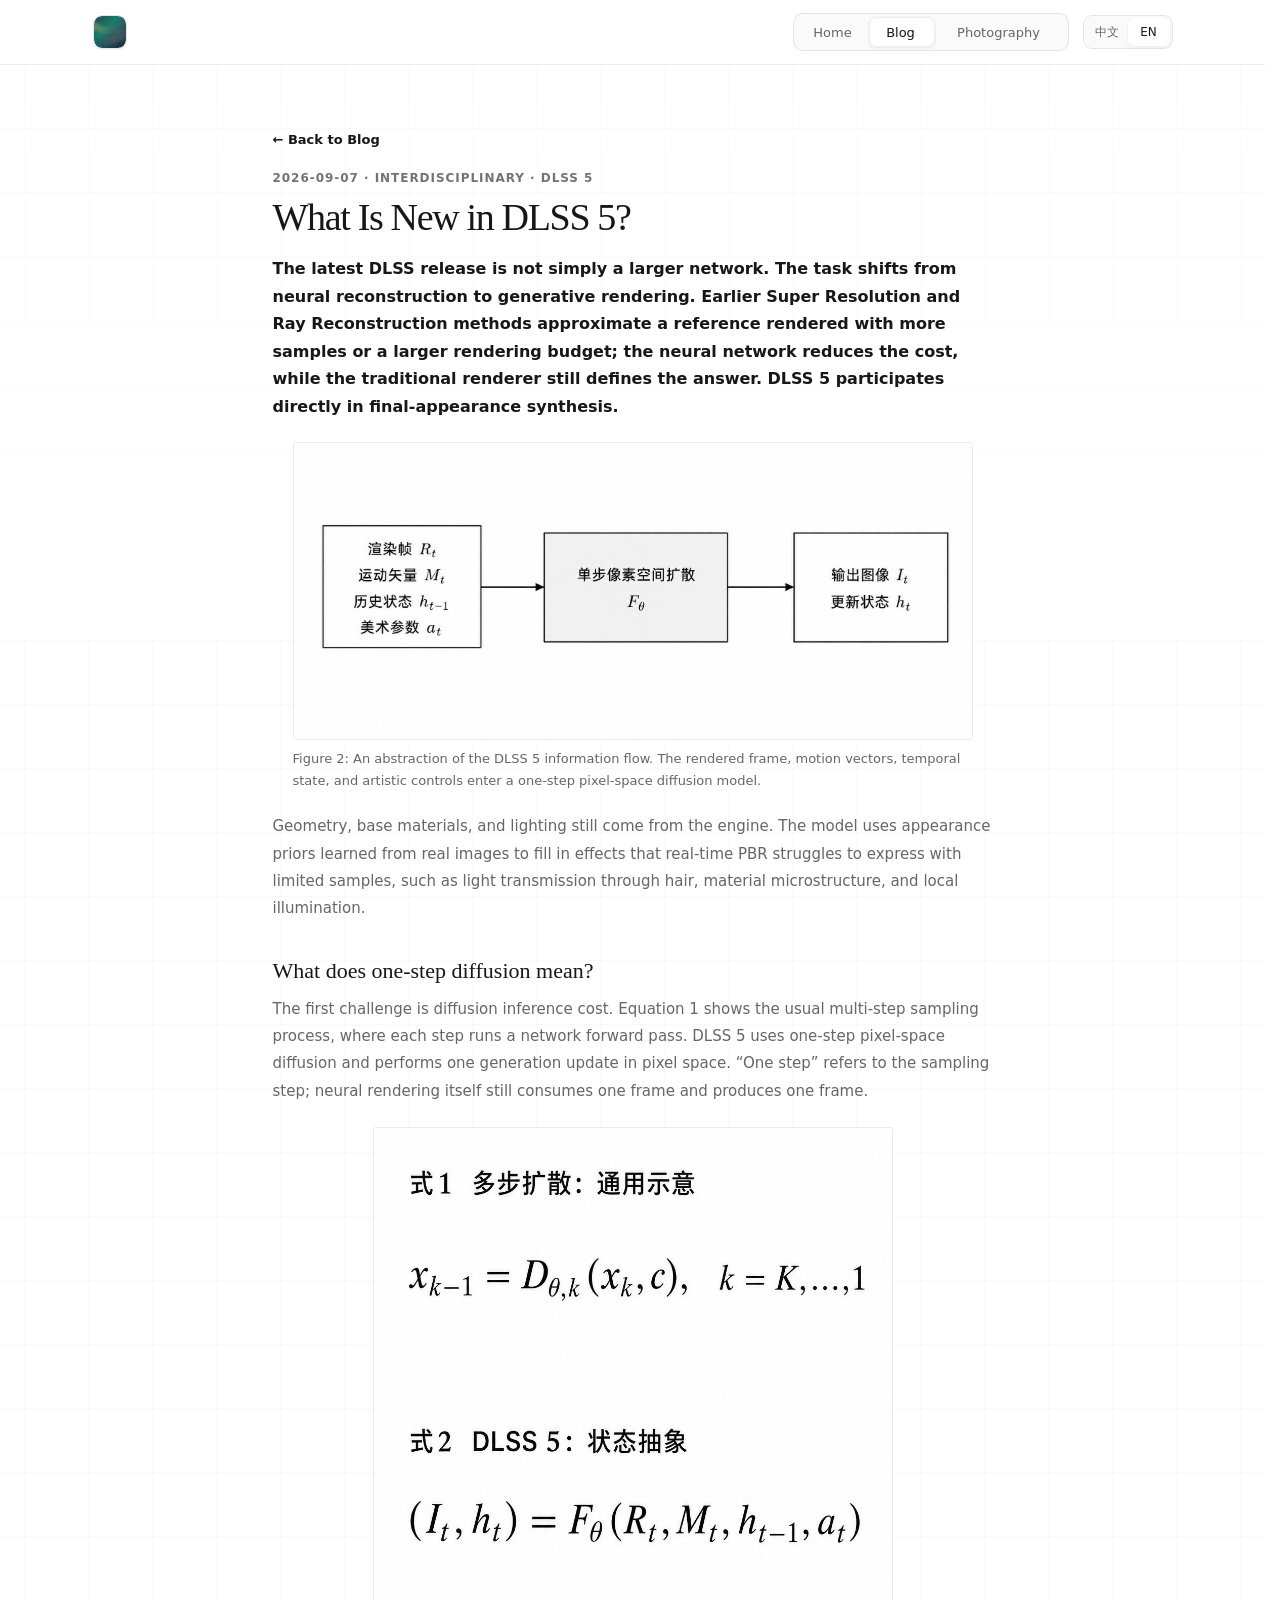
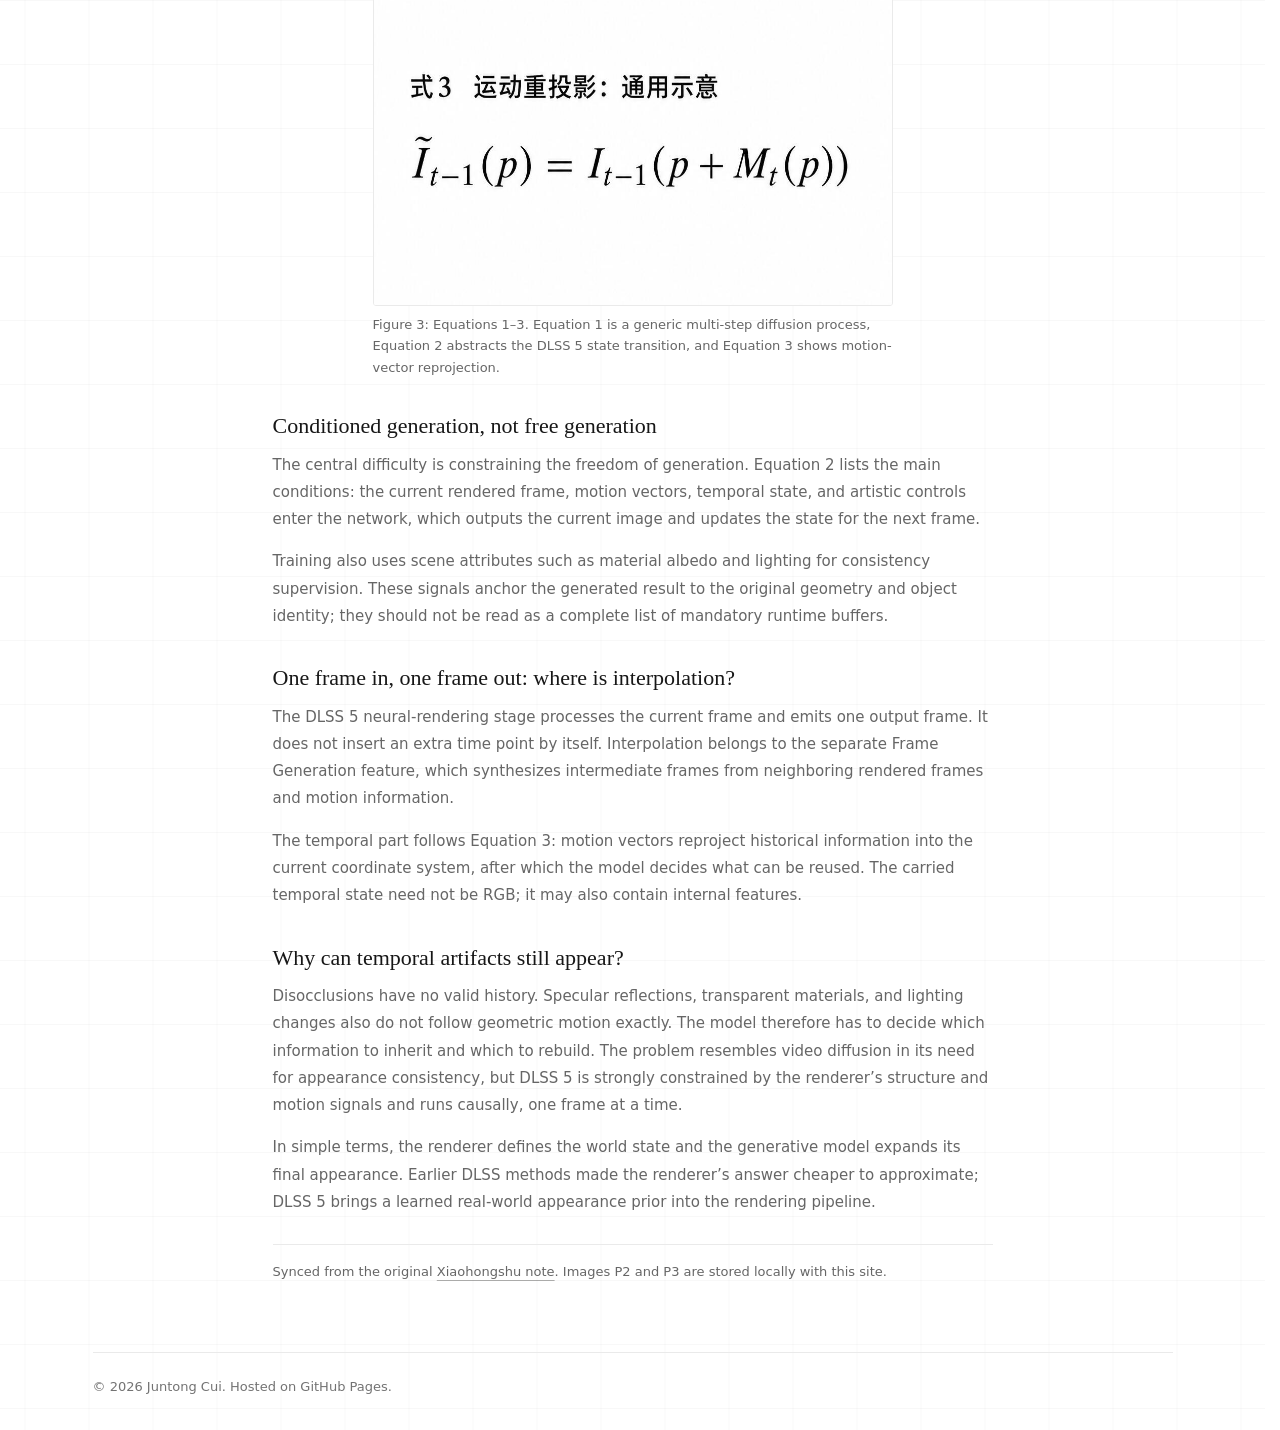
<file: dlss5.html>
<!doctype html>
<html lang="zh-CN">
<head>
  <meta charset="utf-8">
  <meta name="viewport" content="width=device-width, initial-scale=1">
  <meta name="description" content="DLSS5 从 neural reconstruction 转向 generative rendering 的原理整理。">
  <link rel="icon" href="favicon.svg" type="image/svg+xml">
  <title>DLSS5 的新原理是什么 · 崔君同</title>
  <style>
    :root {
      color-scheme: light;
      --paper: #f4f4f2;
      --paper-soft: #fbfbfa;
      --paper-deep: #e8e8e4;
      --ink: #1f1e1b;
      --muted: #5f5a52;
      --line: #d8cbb8;
      --line-strong: #b7a790;
      --clay-dark: #873f2b;
      --blue: #526b7c;
      --sans: Inter, ui-sans-serif, system-ui, -apple-system, BlinkMacSystemFont, "Segoe UI", "Noto Sans SC", sans-serif;
      --serif: Georgia, "Times New Roman", "Songti SC", serif;
      --mono: "SFMono-Regular", Consolas, "Liberation Mono", monospace;
    }

    * { box-sizing: border-box; }
    html { scroll-behavior: smooth; }
    body {
      margin: 0;
      min-height: 100vh;
      background: var(--paper);
      color: var(--ink);
      font-family: var(--sans);
    }
    a {
      color: inherit;
      text-decoration-color: rgba(31, 30, 27, .35);
      text-decoration-thickness: 1px;
      text-underline-offset: 4px;
    }
    a:hover { color: var(--clay-dark); text-decoration-color: var(--clay-dark); }
    button { font: inherit; }
    .site-shell { width: min(940px, calc(100% - 40px)); margin: 0 auto; }
    .topbar {
      position: sticky;
      top: 0;
      z-index: 20;
      border-bottom: 1px solid var(--line);
      background: rgba(244, 244, 242, .88);
      backdrop-filter: blur(16px);
    }
    .topbar-inner {
      width: min(940px, calc(100% - 40px));
      min-height: 56px;
      margin: 0 auto;
      display: flex;
      align-items: center;
      justify-content: space-between;
      gap: 18px;
    }
    .brand { display: inline-flex; align-items: center; gap: 11px; color: var(--ink); text-decoration: none; }
    .brand-mark {
      width: 28px;
      height: 28px;
      display: grid;
      place-items: center;
      background: var(--ink);
      color: var(--paper);
      font-family: var(--serif);
      font-size: 16px;
    }
    .brand span:last-child { font-size: 15px; font-weight: 680; }
    .nav-actions, .site-nav { display: flex; align-items: center; }
    .nav-actions { gap: 18px; }
    .site-nav { gap: 20px; color: var(--muted); font-size: 13px; }
    .site-nav a { text-decoration: none; }
    .site-nav a[aria-current="page"] { color: var(--ink); font-weight: 650; }
    .language-switch {
      display: grid;
      grid-template-columns: repeat(2, 1fr);
      width: 104px;
      padding: 3px;
      border: 1px solid var(--line);
      background: var(--paper-deep);
    }
    .language-switch button {
      min-height: 28px;
      border: 0;
      background: transparent;
      color: var(--muted);
      cursor: pointer;
    }
    .language-switch button.is-active { background: var(--ink); color: var(--paper); }
    .article {
      width: min(760px, 100%);
      padding: 34px 0 56px;
      animation: riseIn .92s cubic-bezier(.16, 1, .3, 1) both;
    }
    .back-link {
      display: inline-flex;
      margin-bottom: 24px;
      color: var(--blue);
      font-size: 13px;
      font-weight: 650;
      text-decoration: none;
    }
    .article-meta {
      color: var(--clay-dark);
      font-size: 12px;
      font-weight: 760;
      letter-spacing: .08em;
      text-transform: uppercase;
    }
    h1, h2, h3, p { margin-top: 0; }
    h1 {
      margin: 10px 0 16px;
      font-family: var(--serif);
      font-size: clamp(28px, 4vw, 38px);
      font-weight: 500;
      line-height: 1.16;
    }
    h2 {
      margin: 34px 0 12px;
      font-family: var(--serif);
      font-size: 22px;
      font-weight: 500;
      line-height: 1.24;
    }
    p {
      color: var(--muted);
      font-size: 15px;
      line-height: 1.82;
    }
    .lead {
      color: var(--ink);
      font-size: 16px;
      font-weight: 600;
      line-height: 1.72;
    }
    figure { max-width: 520px; margin: 22px auto; }
    .figure-wide { max-width: 680px; }
    .article-image {
      width: 100%;
      display: block;
      border: 1px solid var(--line);
      background: var(--paper-soft);
    }
    figcaption {
      margin-top: 8px;
      color: var(--muted);
      font-size: 13px;
      line-height: 1.65;
    }
    .article-source {
      margin-top: 28px;
      padding-top: 16px;
      border-top: 1px solid var(--line);
      color: var(--muted);
      font-size: 13px;
      line-height: 1.7;
    }
    .footer {
      padding: 26px 0 36px;
      border-top: 1px solid var(--line);
      color: var(--muted);
      font-size: 13px;
    }
    [data-lang-content][hidden] { display: none; }
    @keyframes riseIn {
      from { opacity: 0; transform: translateY(16px); }
      to { opacity: 1; transform: translateY(0); }
    }
    @media (prefers-reduced-motion: reduce) {
      *, *::before, *::after {
        animation-duration: .01ms !important;
        animation-iteration-count: 1 !important;
        scroll-behavior: auto !important;
        transition-duration: .01ms !important;
      }
    }
    @media (max-width: 720px) {
      .topbar-inner { min-height: auto; padding: 12px 0; align-items: flex-start; }
      .nav-actions { flex-direction: column; align-items: flex-end; gap: 12px; }
    }
    @media (max-width: 560px) {
      .site-shell, .topbar-inner { width: min(100% - 28px, 940px); }
      .topbar-inner { flex-direction: column; gap: 14px; }
      .nav-actions { width: 100%; flex-direction: row; justify-content: space-between; align-items: center; }
      .site-nav { gap: 16px; }
    }
  </style>
  <link rel="stylesheet" href="site-polish.css?v=20260915-1">
  <script defer src="site-polish.js?v=20260915-1"></script>
</head>
<body data-page="blog">
  <header class="topbar">
    <div class="topbar-inner">
      <a class="brand" href="index.html" aria-label="Juntong Cui home">
        <span class="brand-mark">C</span>
        <span data-i18n="brand"></span>
      </a>
      <div class="nav-actions">
        <nav class="site-nav" aria-label="Primary navigation">
          <a href="index.html" data-i18n="navHome"></a>
          <a href="blog.html" aria-current="page" data-i18n="navBlog"></a>
          <a href="photography.html" data-i18n="navPhotography"></a>
        </nav>
        <div class="language-switch" aria-label="Language switch">
          <button type="button" data-lang="zh">中文</button>
          <button type="button" data-lang="en">EN</button>
        </div>
      </div>
    </div>
  </header>

  <main class="site-shell">
    <article class="article" data-lang-content="zh">
      <a class="back-link" href="blog.html">← 返回博客</a>
      <div class="article-meta">2026-09-07 · 两学科交叉 · DLSS 5</div>
      <h1>DLSS5 的新原理是什么</h1>
      <p class="lead">DLSS最新一代的变化并非单纯换更大的网络，而是任务从 neural reconstruction 转向 generative rendering。此前的超分辨率和 Ray Reconstruction 本质上都在逼近更高采样率、更高渲染预算下的 reference：神经网络负责降成本，但最终答案仍由传统 renderer 定义。DLSS 5 直接参与 final appearance 合成。</p>

      <figure class="figure-wide">
        <img class="article-image" src="assets/blog/dlss5/dlss5-p2.jpg" alt="DLSS 5 单帧推理与时序状态示意图" loading="lazy">
        <figcaption>图 2：DLSS 5 的信息流抽象。当前渲染帧、运动矢量、历史状态和美术参数进入单步像素空间扩散模型，得到输出图像并更新状态。</figcaption>
      </figure>

      <p>几何、基础材质和光照仍由引擎提供，模型则利用真实图像中学到的 appearance prior 补足实时 PBR 难以用有限采样表达的毛发透射、材质微结构和局部光照。</p>
      <h2>一步扩散到底意味着什么</h2>
      <p>第一道门槛是 diffusion 的推理成本。式 1 对应常规多步采样，每一步执行一次网络前向；DLSS 5 采用一步 pixel-space diffusion，在像素空间一次完成生成更新。这里的一步指 sampling step，神经渲染本身仍是一帧输入、一帧输出。</p>

      <figure>
        <img class="article-image" src="assets/blog/dlss5/dlss5-p3.jpg" alt="DLSS 5 扩散、状态与运动重投影公式" loading="lazy">
        <figcaption>图 3：式 1 至式 3。式 1 是多步扩散的通用示意，式 2 是 DLSS 5 的状态抽象，式 3 表示利用运动矢量进行历史信息重投影。</figcaption>
      </figure>

      <h2>条件生成，而不是自由生成</h2>
      <p>困难的是约束生成自由度。式 2 给出了核心条件：当前 rendered frame、motion vector、temporal state 和 artistic control 共同进入网络，输出当前图像并更新下一帧状态。因此，它是在 renderer 已确定的场景结构附近做强条件生成。</p>
      <p>训练时还会利用材质底色、光照等 scene attributes 做一致性监督，把生成结果约束在原有几何和物体身份上。法线、材质底色等信息属于训练约束的一部分，不能直接理解为运行时必需输入的完整缓冲区。</p>

      <h2>一帧输入、一帧输出，插帧在哪里</h2>
      <p>DLSS 5 的神经渲染阶段是一帧输入、一帧输出，处理当前时刻的画面，本身不插入额外时刻。插帧属于另一项 Frame Generation 功能：它根据相邻渲染帧和运动信息合成中间帧。把“单步扩散”和“插帧”混在一起，会误解 DLSS 5 的计算路径。</p>
      <p>时序部分对应式 3：通过 motion vector 做重投影，将历史信息对齐到当前坐标，再决定哪些细节可以继续复用。真正传递的 temporal state 不一定是 RGB，也可能是内部 feature。</p>

      <h2>为什么还会有时序伪影</h2>
      <p>disocclusion 没有有效历史，镜面反射、透明材质和光照变化也不严格服从几何运动，所以模型必须联合当前帧与历史状态判断哪些信息该继承、哪些要重建。这里和 video diffusion 的核心问题接近，都是 appearance 一致性，但 DLSS 5 的生成空间被 renderer 提供的结构和运动强约束，并采用 causal 的逐帧推理。</p>
      <p>简单来说：renderer 负责定义世界状态，生成模型负责扩展最终 appearance。前面的 DLSS 解决如何更便宜逼近 renderer 的答案，DLSS 5 尝试把真实世界视觉先验变成渲染管线的一部分。</p>
      <p class="article-source">原文同步自 <a href="https://www.xiaohongshu.com/explore/6a9daf65000000002700a248?xsec_token=ABJv-rqAOFXayHuoidvWwK1VnD-SvDbWaJUuICrQJ03IQ=&xsec_source=pc_user" rel="noreferrer">小红书笔记《DLSS5 的新原理是什么》</a>。图片 P2、P3 已复制到本站本地资源。</p>
    </article>

    <article class="article" data-lang-content="en" hidden>
      <a class="back-link" href="blog.html">← Back to Blog</a>
      <div class="article-meta">2026-09-07 · Interdisciplinary · DLSS 5</div>
      <h1>What Is New in DLSS 5?</h1>
      <p class="lead">The latest DLSS release is not simply a larger network. The task shifts from neural reconstruction to generative rendering. Earlier Super Resolution and Ray Reconstruction methods approximate a reference rendered with more samples or a larger rendering budget; the neural network reduces the cost, while the traditional renderer still defines the answer. DLSS 5 participates directly in final-appearance synthesis.</p>

      <figure class="figure-wide">
        <img class="article-image" src="assets/blog/dlss5/dlss5-p2.jpg" alt="DLSS 5 single-frame inference and temporal state diagram" loading="lazy">
        <figcaption>Figure 2: An abstraction of the DLSS 5 information flow. The rendered frame, motion vectors, temporal state, and artistic controls enter a one-step pixel-space diffusion model.</figcaption>
      </figure>

      <p>Geometry, base materials, and lighting still come from the engine. The model uses appearance priors learned from real images to fill in effects that real-time PBR struggles to express with limited samples, such as light transmission through hair, material microstructure, and local illumination.</p>
      <h2>What does one-step diffusion mean?</h2>
      <p>The first challenge is diffusion inference cost. Equation 1 shows the usual multi-step sampling process, where each step runs a network forward pass. DLSS 5 uses one-step pixel-space diffusion and performs one generation update in pixel space. “One step” refers to the sampling step; neural rendering itself still consumes one frame and produces one frame.</p>

      <figure>
        <img class="article-image" src="assets/blog/dlss5/dlss5-p3.jpg" alt="DLSS 5 diffusion, state, and motion reprojection equations" loading="lazy">
        <figcaption>Figure 3: Equations 1–3. Equation 1 is a generic multi-step diffusion process, Equation 2 abstracts the DLSS 5 state transition, and Equation 3 shows motion-vector reprojection.</figcaption>
      </figure>

      <h2>Conditioned generation, not free generation</h2>
      <p>The central difficulty is constraining the freedom of generation. Equation 2 lists the main conditions: the current rendered frame, motion vectors, temporal state, and artistic controls enter the network, which outputs the current image and updates the state for the next frame.</p>
      <p>Training also uses scene attributes such as material albedo and lighting for consistency supervision. These signals anchor the generated result to the original geometry and object identity; they should not be read as a complete list of mandatory runtime buffers.</p>

      <h2>One frame in, one frame out: where is interpolation?</h2>
      <p>The DLSS 5 neural-rendering stage processes the current frame and emits one output frame. It does not insert an extra time point by itself. Interpolation belongs to the separate Frame Generation feature, which synthesizes intermediate frames from neighboring rendered frames and motion information.</p>
      <p>The temporal part follows Equation 3: motion vectors reproject historical information into the current coordinate system, after which the model decides what can be reused. The carried temporal state need not be RGB; it may also contain internal features.</p>

      <h2>Why can temporal artifacts still appear?</h2>
      <p>Disocclusions have no valid history. Specular reflections, transparent materials, and lighting changes also do not follow geometric motion exactly. The model therefore has to decide which information to inherit and which to rebuild. The problem resembles video diffusion in its need for appearance consistency, but DLSS 5 is strongly constrained by the renderer’s structure and motion signals and runs causally, one frame at a time.</p>
      <p>In simple terms, the renderer defines the world state and the generative model expands its final appearance. Earlier DLSS methods made the renderer’s answer cheaper to approximate; DLSS 5 brings a learned real-world appearance prior into the rendering pipeline.</p>
      <p class="article-source">Synced from the original <a href="https://www.xiaohongshu.com/explore/6a9daf65000000002700a248?xsec_token=ABJv-rqAOFXayHuoidvWwK1VnD-SvDbWaJUuICrQJ03IQ=&xsec_source=pc_user" rel="noreferrer">Xiaohongshu note</a>. Images P2 and P3 are stored locally with this site.</p>
    </article>
  </main>

  <footer class="site-shell footer">
    <span data-i18n="footerNote"></span>
  </footer>

  <script>
    const translations = {
      zh: {
        title: "DLSS5 的新原理是什么 · 崔君同",
        brand: "崔君同",
        navHome: "主页",
        navBlog: "博客",
        navPhotography: "摄影",
        footerNote: "© 2026 崔君同。本站托管于 GitHub Pages。"
      },
      en: {
        title: "What Is New in DLSS 5? · Juntong Cui",
        brand: "Juntong Cui",
        navHome: "Home",
        navBlog: "Blog",
        navPhotography: "Photography",
        footerNote: "© 2026 Juntong Cui. Hosted on GitHub Pages."
      }
    };

    const fallbackLang = "zh";
    const savedLang = localStorage.getItem("site-language");
    const initialLang = savedLang || (navigator.language && navigator.language.toLowerCase().startsWith("zh") ? "zh" : "en");

    function applyLanguage(lang) {
      const dict = translations[lang] || translations[fallbackLang];
      document.documentElement.lang = lang === "zh" ? "zh-CN" : "en";
      document.title = dict.title;
      document.querySelectorAll("[data-i18n]").forEach((node) => {
        const key = node.getAttribute("data-i18n");
        node.textContent = dict[key] || "";
      });
      document.querySelectorAll("[data-lang-content]").forEach((node) => {
        node.hidden = node.dataset.langContent !== lang;
      });
      document.querySelectorAll("[data-lang]").forEach((button) => {
        button.classList.toggle("is-active", button.dataset.lang === lang);
        button.setAttribute("aria-pressed", String(button.dataset.lang === lang));
      });
      localStorage.setItem("site-language", lang);
    }

    document.querySelectorAll("[data-lang]").forEach((button) => {
      button.addEventListener("click", () => applyLanguage(button.dataset.lang));
    });

    applyLanguage(initialLang);
  </script>
</body>
</html>
</file>
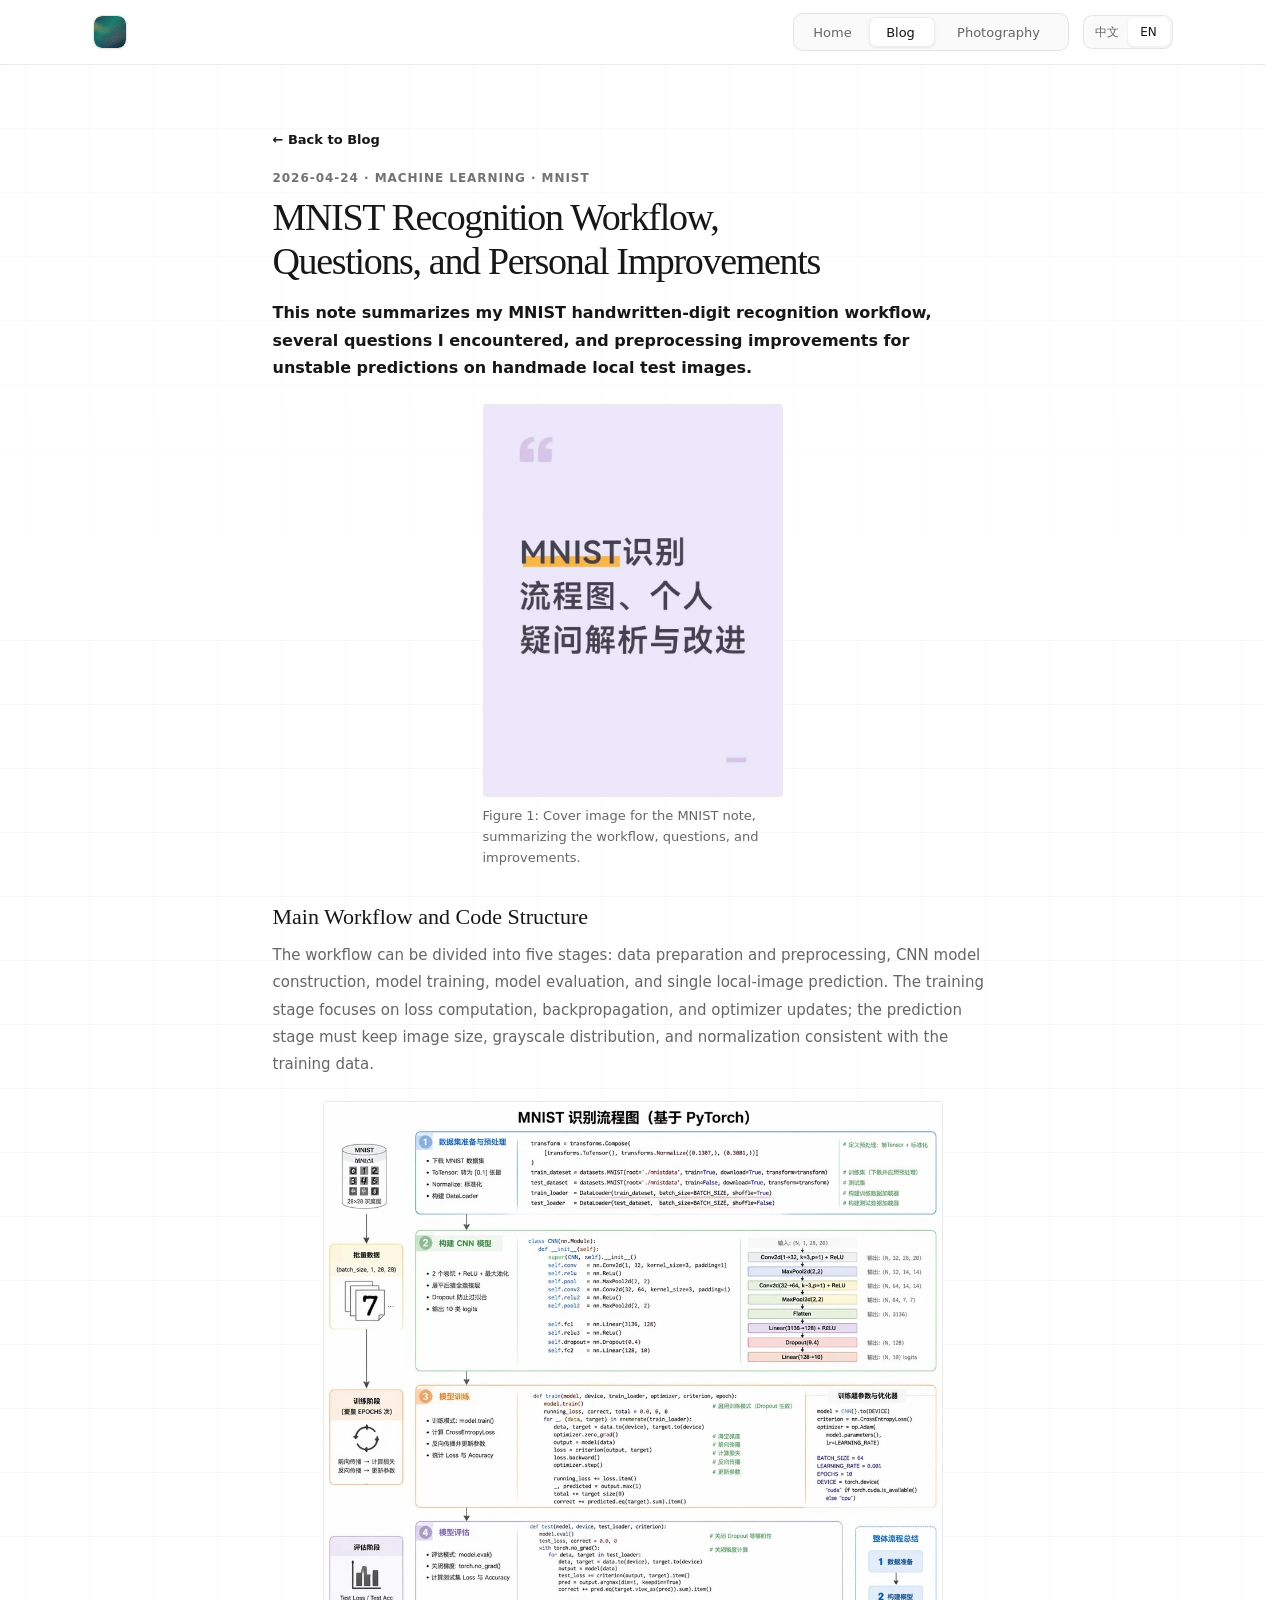
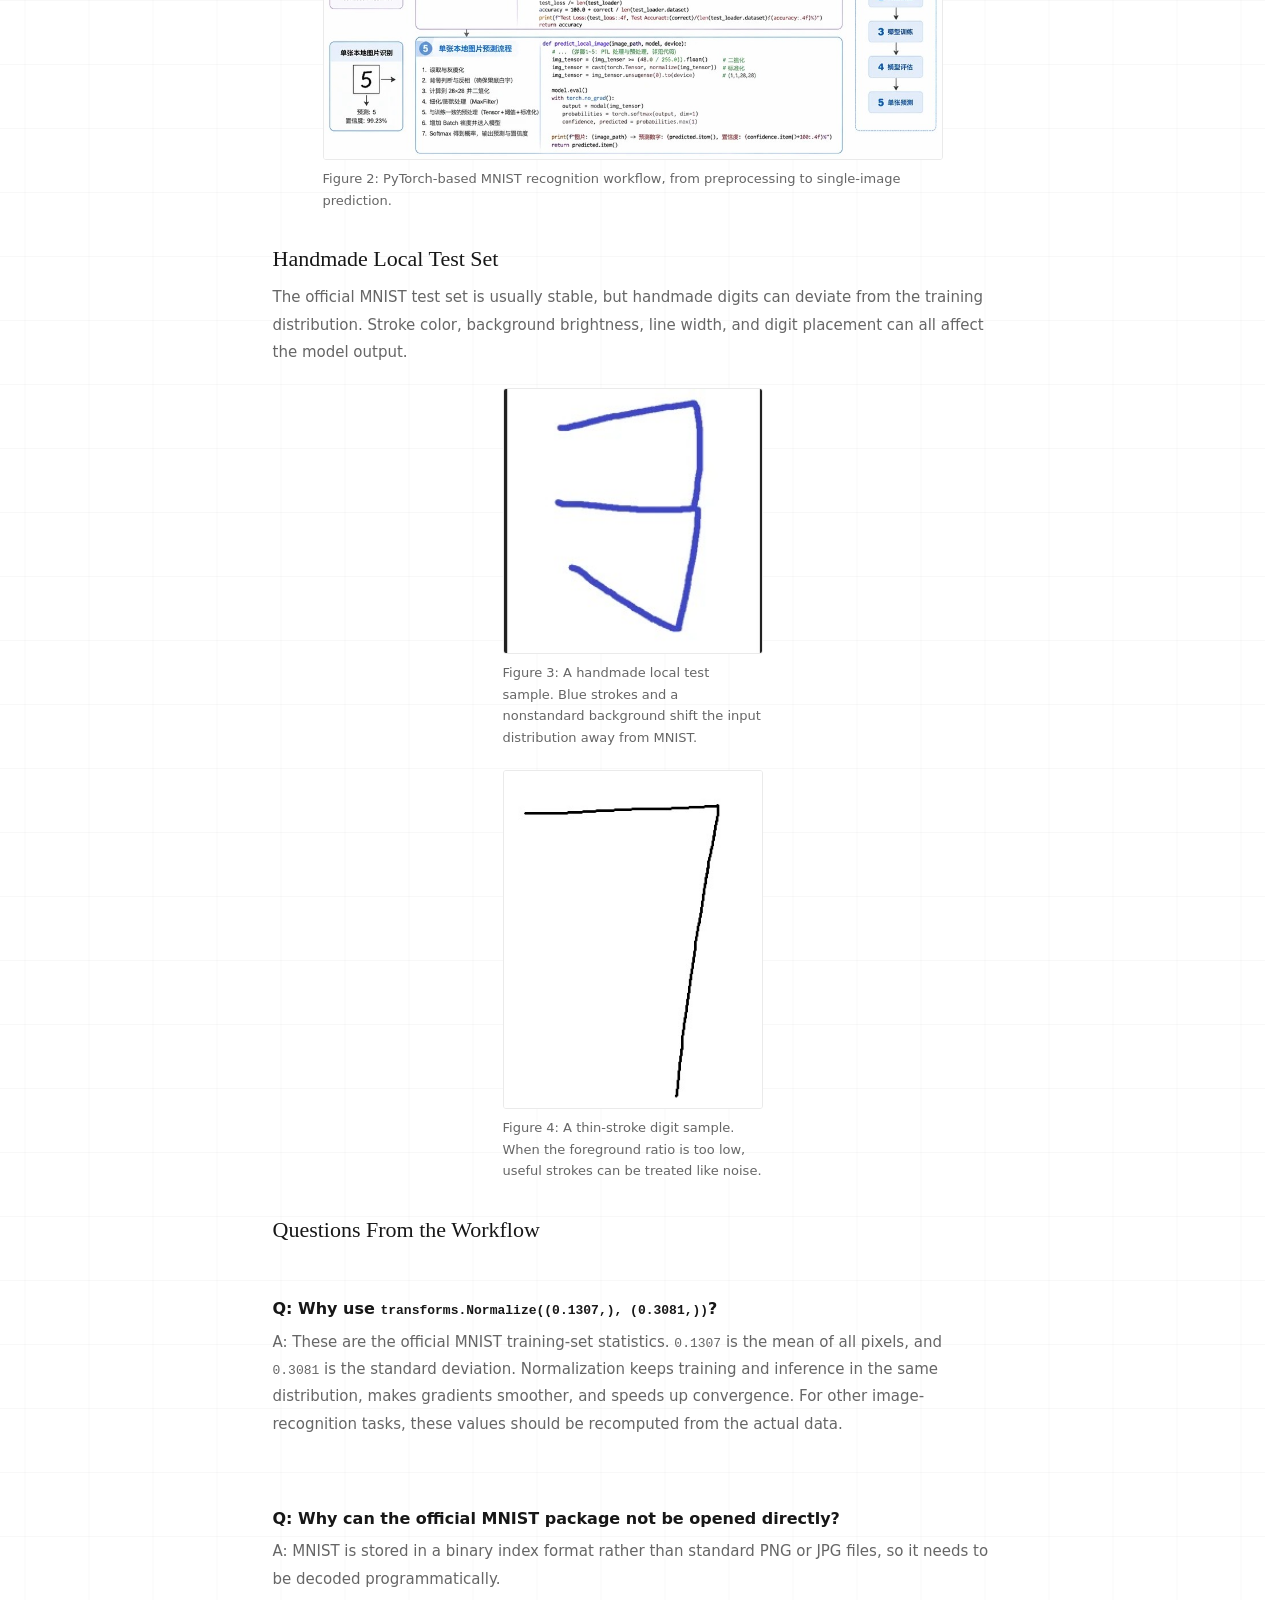
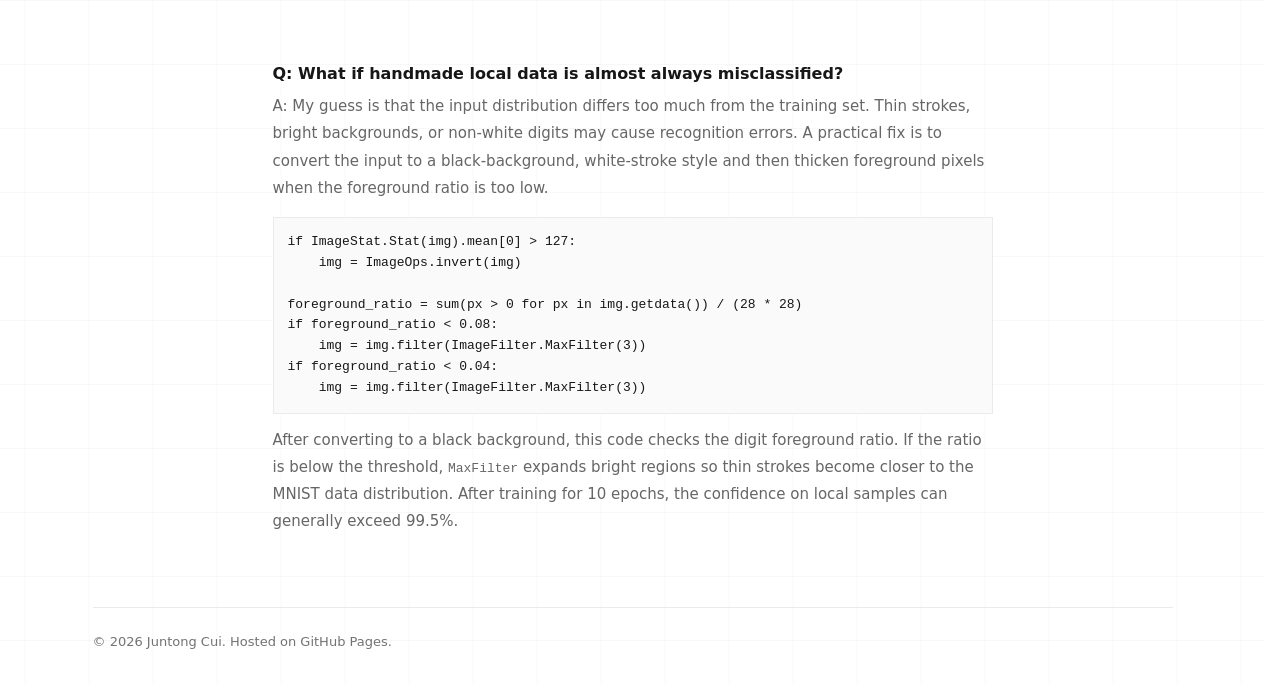
<file: mnist.html>
<!doctype html>
<html lang="en">
<head>
  <meta charset="utf-8">
  <meta name="viewport" content="width=device-width, initial-scale=1">
  <meta name="description" content="MNIST recognition workflow, questions, and personal improvements by Juntong Cui.">
  <link rel="icon" href="favicon.svg" type="image/svg+xml">
  <title>MNIST 识别流程、疑问解析及个人改进 · Juntong Cui</title>
  <style>
    :root {
      color-scheme: light;
      --paper: #f4f4f2;
      --paper-soft: #fbfbfa;
      --paper-deep: #e8e8e4;
      --ink: #1f1e1b;
      --muted: #5f5a52;
      --line: #d8cbb8;
      --line-strong: #b7a790;
      --clay: #b85c38;
      --clay-dark: #873f2b;
      --blue: #526b7c;
      --sans: Inter, ui-sans-serif, system-ui, -apple-system, BlinkMacSystemFont, "Segoe UI", "Noto Sans SC", sans-serif;
      --serif: Georgia, "Times New Roman", "Songti SC", serif;
      --mono: "SFMono-Regular", Consolas, "Liberation Mono", monospace;
    }

    * { box-sizing: border-box; }

    html { scroll-behavior: smooth; }

    body {
      margin: 0;
      min-height: 100vh;
      background: var(--paper);
      color: var(--ink);
      font-family: var(--sans);
      letter-spacing: 0;
    }

    a {
      color: inherit;
      text-decoration-color: rgba(31, 30, 27, .35);
      text-decoration-thickness: 1px;
      text-underline-offset: 4px;
    }

    a:hover {
      color: var(--clay-dark);
      text-decoration-color: var(--clay-dark);
    }

    button { font: inherit; }

    .site-shell {
      width: min(940px, calc(100% - 40px));
      margin: 0 auto;
    }

    .topbar {
      position: sticky;
      top: 0;
      z-index: 20;
      border-bottom: 1px solid var(--line);
      background: rgba(244, 244, 242, .88);
      backdrop-filter: blur(16px);
    }

    .topbar-inner {
      width: min(940px, calc(100% - 40px));
      min-height: 56px;
      margin: 0 auto;
      display: flex;
      align-items: center;
      justify-content: space-between;
      gap: 18px;
    }

    .brand {
      display: inline-flex;
      align-items: center;
      gap: 11px;
      color: var(--ink);
      text-decoration: none;
    }

    .brand-mark {
      width: 28px;
      height: 28px;
      display: grid;
      place-items: center;
      background: var(--ink);
      color: var(--paper);
      font-family: var(--serif);
      font-size: 16px;
      line-height: 1;
    }

    .brand span:last-child {
      font-size: 15px;
      font-weight: 680;
    }

    .nav-actions,
    .site-nav {
      display: flex;
      align-items: center;
    }

    .nav-actions { gap: 18px; }

    .site-nav {
      gap: 20px;
      color: var(--muted);
      font-size: 13px;
    }

    .site-nav a { text-decoration: none; }

    .site-nav a[aria-current="page"] {
      color: var(--ink);
      font-weight: 650;
    }

    .language-switch {
      display: grid;
      grid-template-columns: repeat(2, 1fr);
      width: 104px;
      padding: 3px;
      border: 1px solid var(--line);
      background: var(--paper-deep);
    }

    .language-switch button {
      min-height: 28px;
      border: 0;
      background: transparent;
      color: var(--muted);
      cursor: pointer;
    }

    .language-switch button.is-active {
      background: var(--ink);
      color: var(--paper);
    }

    .article {
      width: min(760px, 100%);
      padding: 34px 0 56px;
    }

    .back-link {
      display: inline-flex;
      margin-bottom: 24px;
      color: var(--blue);
      font-size: 13px;
      font-weight: 650;
      text-decoration: none;
    }

    .article-meta {
      color: var(--clay-dark);
      font-size: 12px;
      font-weight: 760;
      letter-spacing: .08em;
      text-transform: uppercase;
    }

    h1,
    h2,
    h3,
    p {
      margin-top: 0;
    }

    h1 {
      margin: 10px 0 16px;
      font-family: var(--serif);
      font-size: clamp(28px, 4vw, 38px);
      font-weight: 500;
      line-height: 1.16;
    }

    h2 {
      margin: 34px 0 12px;
      font-family: var(--serif);
      font-size: 22px;
      font-weight: 500;
      line-height: 1.24;
    }

    h3 {
      margin: 22px 0 8px;
      font-size: 16px;
      line-height: 1.45;
    }

    p,
    li {
      color: var(--muted);
      font-size: 15px;
      line-height: 1.82;
    }

    ul,
    ol {
      padding-left: 1.25rem;
    }

    .lead {
      color: var(--ink);
      font-size: 16px;
      font-weight: 600;
      line-height: 1.72;
    }

    figure {
      max-width: 520px;
      margin: 22px auto;
    }

    .figure-cover {
      max-width: 300px;
    }

    .figure-wide {
      max-width: 620px;
    }

    .figure-small {
      max-width: 260px;
    }

    .article-image {
      width: 100%;
      display: block;
      border: 1px solid var(--line);
      background: var(--paper-soft);
    }

    .image-fallback {
      min-height: 170px;
      display: grid;
      place-items: center;
      padding: 18px;
      border: 1px dashed var(--line-strong);
      background: rgba(251, 248, 242, .72);
      color: var(--muted);
      text-align: center;
      font-size: 14px;
      line-height: 1.7;
    }

    .image-fallback[hidden] {
      display: none;
    }

    figcaption {
      margin-top: 8px;
      color: var(--muted);
      font-size: 13px;
      line-height: 1.65;
    }

    code,
    pre {
      font-family: var(--mono);
      font-size: 13px;
    }

    pre {
      overflow: auto;
      padding: 14px;
      border: 1px solid var(--line);
      background: var(--paper-soft);
      line-height: 1.6;
    }

    .qa {
      display: grid;
      gap: 16px;
      margin-top: 16px;
    }

    .qa-item {
      padding-top: 16px;
      border-top: 1px solid var(--line);
    }

    .footer {
      padding: 26px 0 36px;
      border-top: 1px solid var(--line);
      color: var(--muted);
      font-size: 13px;
    }

    .article {
      animation: riseIn .92s cubic-bezier(.16, 1, .3, 1) both;
    }

    .topbar,
    .article,
    .qa-item,
    .footer {
      border-top: 0;
      border-bottom: 0;
    }

    @keyframes riseIn {
      from {
        opacity: 0;
        transform: translateY(16px);
      }
      to {
        opacity: 1;
        transform: translateY(0);
      }
    }

    @media (prefers-reduced-motion: reduce) {
      *,
      *::before,
      *::after {
        animation-duration: .01ms !important;
        animation-iteration-count: 1 !important;
        scroll-behavior: auto !important;
        transition-duration: .01ms !important;
      }
    }

    [data-lang-content][hidden] { display: none; }

    @media (max-width: 720px) {
      .topbar-inner {
        min-height: auto;
        padding: 12px 0;
        align-items: flex-start;
      }

      .nav-actions {
        flex-direction: column;
        align-items: flex-end;
        gap: 12px;
      }
    }

    @media (max-width: 560px) {
      .site-shell,
      .topbar-inner {
        width: min(100% - 28px, 940px);
      }

      .topbar-inner {
        flex-direction: column;
        gap: 14px;
      }

      .nav-actions {
        width: 100%;
        flex-direction: row;
        justify-content: space-between;
        align-items: center;
      }
    }
  </style>
  <link rel="stylesheet" href="site-polish.css?v=20260915-1">
  <script defer src="site-polish.js?v=20260915-1"></script>
</head>
<body data-page="blog">
  <header class="topbar">
    <div class="topbar-inner">
      <a class="brand" href="index.html" aria-label="Juntong Cui home">
        <span class="brand-mark">C</span>
        <span data-i18n="brand"></span>
      </a>
      <div class="nav-actions">
        <nav class="site-nav" aria-label="Primary navigation">
          <a href="index.html" data-i18n="navHome"></a>
          <a href="blog.html" aria-current="page" data-i18n="navBlog"></a>
          <a href="photography.html" data-i18n="navPhotography"></a>
        </nav>
        <div class="language-switch" aria-label="Language switch">
          <button type="button" data-lang="zh">中文</button>
          <button type="button" data-lang="en">EN</button>
        </div>
      </div>
    </div>
  </header>

  <main class="site-shell">
    <article class="article" data-lang-content="zh" hidden>
      <a class="back-link" href="blog.html">← 返回博客</a>
      <div class="article-meta">2026-04-24 · 机器学习 · MNIST</div>
      <h1>MNIST 识别流程、疑问解析及个人改进</h1>
      <p class="lead">这篇笔记整理了我做 MNIST 手写数字识别时的主要流程、对几个常见问题的理解，以及针对本地自造测试集不稳定问题做的预处理改进。</p>

      <figure class="figure-cover">
        <img class="article-image" src="assets/blog/mnist-cover.jpg" alt="MNIST 识别流程、个人疑问解析与改进封面" onerror="this.hidden=true; this.nextElementSibling.hidden=false">
        <div class="image-fallback" hidden>图片位置：assets/blog/mnist-cover.jpg<br>建议放入第 1 张 MNIST 封面图。</div>
        <figcaption>图 1：MNIST 识别笔记封面，用于概括本文的流程、疑问解析与个人改进。</figcaption>
      </figure>

      <h2>主要流程与代码结构</h2>
      <p>整体流程可以拆成五步：数据准备与预处理、构建 CNN 模型、训练模型、评估模型，以及单张本地图片预测。训练阶段重点关注损失函数、反向传播和优化器更新；预测阶段则要保证输入图片与训练数据拥有一致的尺寸、灰度分布和标准化方式。</p>

      <figure class="figure-wide">
        <img class="article-image" src="assets/blog/mnist-flow.jpg" alt="基于 PyTorch 的 MNIST 识别流程图" onerror="this.hidden=true; this.nextElementSibling.hidden=false">
        <div class="image-fallback" hidden>图片位置：assets/blog/mnist-flow.jpg<br>建议放入第 2 张 MNIST 流程图。</div>
        <figcaption>图 2：基于 PyTorch 的 MNIST 识别流程图，展示从数据预处理到单张图片预测的主要代码结构。</figcaption>
      </figure>

      <h2>自造本地测试集</h2>
      <p>官方 MNIST 测试集通常能取得较稳定的准确率，但自己随手画的数字会遇到分布不一致的问题。例如笔画颜色、背景亮度、线宽、数字位置都会影响模型输出。</p>

      <figure class="figure-small">
        <img class="article-image" src="assets/blog/mnist-test-3.jpg" alt="蓝色手写数字 3 的本地测试样例" onerror="this.hidden=true; this.nextElementSibling.hidden=false">
        <div class="image-fallback" hidden>图片位置：assets/blog/mnist-test-3.jpg<br>建议放入第 3 张蓝色手写数字样例。</div>
        <figcaption>图 3：自造本地测试样例，蓝色笔画和非标准背景会使输入分布偏离 MNIST。</figcaption>
      </figure>

      <figure class="figure-small">
        <img class="article-image" src="assets/blog/mnist-test-7.jpg" alt="黑色细笔画数字 7 的本地测试样例" onerror="this.hidden=true; this.nextElementSibling.hidden=false">
        <div class="image-fallback" hidden>图片位置：assets/blog/mnist-test-7.jpg<br>建议放入第 4 张黑色细笔画数字样例。</div>
        <figcaption>图 4：细笔画数字样例。若前景占比过低，模型更容易把有效笔画当作噪声。</figcaption>
      </figure>

      <h2>个人流程疑问</h2>
      <div class="qa">
        <section class="qa-item">
          <h3>Q：为什么要有 <code>transforms.Normalize((0.1307,), (0.3081,))</code>？</h3>
          <p>A：这是在用 MNIST 官方统计量做标准化。<code>0.1307</code> 是 MNIST 训练集所有像素的平均值，<code>0.3081</code> 是 MNIST 训练集所有像素的标准差。这样做是为了让训练和推理保持统一分布，使梯度更平稳，并加速收敛。对于其他识图程序，这两个数不一定相同，需要根据实际数据重新统计。</p>
        </section>
        <section class="qa-item">
          <h3>Q：MNIST 官方下载的包为什么打不开？</h3>
          <p>A：下载得到的是 MNIST 的 Binary 索引格式，并不是标准 PNG 或 JPG 图片，因此不能直接用普通看图软件打开，需要用程序按格式解包读取。</p>
        </section>
        <section class="qa-item">
          <h3>Q：自己造的数据完全测不准怎么办？</h3>
          <p>A：我的推测是输入分布与训练集差异太大：笔画太细、背景不是黑底、数字不是白字时都可能识别错误。因此可以先做粗糙的黑底白字转换，再根据前景占比对亮区做膨胀。</p>
          <pre><code>if ImageStat.Stat(img).mean[0] &gt; 127:
    img = ImageOps.invert(img)

foreground_ratio = sum(px &gt; 0 for px in img.getdata()) / (28 * 28)
if foreground_ratio &lt; 0.08:
    img = img.filter(ImageFilter.MaxFilter(3))
if foreground_ratio &lt; 0.04:
    img = img.filter(ImageFilter.MaxFilter(3))</code></pre>
          <p>这段逻辑会在转换成黑底后判断数字笔画占比。若占比小于阈值，就通过 <code>MaxFilter</code> 让亮区膨胀，使细笔画更接近 MNIST 的数据形态。训练 10 个 epochs 后，本地样例的预测置信度基本可以达到 99.5% 以上。</p>
        </section>
      </div>
    </article>

    <article class="article" data-lang-content="en">
      <a class="back-link" href="blog.html">← Back to Blog</a>
      <div class="article-meta">2026-04-24 · Machine Learning · MNIST</div>
      <h1>MNIST Recognition Workflow, Questions, and Personal Improvements</h1>
      <p class="lead">This note summarizes my MNIST handwritten-digit recognition workflow, several questions I encountered, and preprocessing improvements for unstable predictions on handmade local test images.</p>

      <figure class="figure-cover">
        <img class="article-image" src="assets/blog/mnist-cover.jpg" alt="Cover image for the MNIST recognition note" onerror="this.hidden=true; this.nextElementSibling.hidden=false">
        <div class="image-fallback" hidden>Image path: assets/blog/mnist-cover.jpg<br>Place the first MNIST cover image here.</div>
        <figcaption>Figure 1: Cover image for the MNIST note, summarizing the workflow, questions, and improvements.</figcaption>
      </figure>

      <h2>Main Workflow and Code Structure</h2>
      <p>The workflow can be divided into five stages: data preparation and preprocessing, CNN model construction, model training, model evaluation, and single local-image prediction. The training stage focuses on loss computation, backpropagation, and optimizer updates; the prediction stage must keep image size, grayscale distribution, and normalization consistent with the training data.</p>

      <figure class="figure-wide">
        <img class="article-image" src="assets/blog/mnist-flow.jpg" alt="MNIST recognition workflow based on PyTorch" onerror="this.hidden=true; this.nextElementSibling.hidden=false">
        <div class="image-fallback" hidden>Image path: assets/blog/mnist-flow.jpg<br>Place the second MNIST workflow image here.</div>
        <figcaption>Figure 2: PyTorch-based MNIST recognition workflow, from preprocessing to single-image prediction.</figcaption>
      </figure>

      <h2>Handmade Local Test Set</h2>
      <p>The official MNIST test set is usually stable, but handmade digits can deviate from the training distribution. Stroke color, background brightness, line width, and digit placement can all affect the model output.</p>

      <figure class="figure-small">
        <img class="article-image" src="assets/blog/mnist-test-3.jpg" alt="A blue handwritten digit 3 local test sample" onerror="this.hidden=true; this.nextElementSibling.hidden=false">
        <div class="image-fallback" hidden>Image path: assets/blog/mnist-test-3.jpg<br>Place the third blue handwritten sample here.</div>
        <figcaption>Figure 3: A handmade local test sample. Blue strokes and a nonstandard background shift the input distribution away from MNIST.</figcaption>
      </figure>

      <figure class="figure-small">
        <img class="article-image" src="assets/blog/mnist-test-7.jpg" alt="A thin black handwritten digit 7 local test sample" onerror="this.hidden=true; this.nextElementSibling.hidden=false">
        <div class="image-fallback" hidden>Image path: assets/blog/mnist-test-7.jpg<br>Place the fourth thin handwritten sample here.</div>
        <figcaption>Figure 4: A thin-stroke digit sample. When the foreground ratio is too low, useful strokes can be treated like noise.</figcaption>
      </figure>

      <h2>Questions From the Workflow</h2>
      <div class="qa">
        <section class="qa-item">
          <h3>Q: Why use <code>transforms.Normalize((0.1307,), (0.3081,))</code>?</h3>
          <p>A: These are the official MNIST training-set statistics. <code>0.1307</code> is the mean of all pixels, and <code>0.3081</code> is the standard deviation. Normalization keeps training and inference in the same distribution, makes gradients smoother, and speeds up convergence. For other image-recognition tasks, these values should be recomputed from the actual data.</p>
        </section>
        <section class="qa-item">
          <h3>Q: Why can the official MNIST package not be opened directly?</h3>
          <p>A: MNIST is stored in a binary index format rather than standard PNG or JPG files, so it needs to be decoded programmatically.</p>
        </section>
        <section class="qa-item">
          <h3>Q: What if handmade local data is almost always misclassified?</h3>
          <p>A: My guess is that the input distribution differs too much from the training set. Thin strokes, bright backgrounds, or non-white digits may cause recognition errors. A practical fix is to convert the input to a black-background, white-stroke style and then thicken foreground pixels when the foreground ratio is too low.</p>
          <pre><code>if ImageStat.Stat(img).mean[0] &gt; 127:
    img = ImageOps.invert(img)

foreground_ratio = sum(px &gt; 0 for px in img.getdata()) / (28 * 28)
if foreground_ratio &lt; 0.08:
    img = img.filter(ImageFilter.MaxFilter(3))
if foreground_ratio &lt; 0.04:
    img = img.filter(ImageFilter.MaxFilter(3))</code></pre>
          <p>After converting to a black background, this code checks the digit foreground ratio. If the ratio is below the threshold, <code>MaxFilter</code> expands bright regions so thin strokes become closer to the MNIST data distribution. After training for 10 epochs, the confidence on local samples can generally exceed 99.5%.</p>
        </section>
      </div>
    </article>
  </main>

  <footer class="site-shell footer">
    <span data-i18n="footerNote"></span>
  </footer>

  <script>
    const translations = {
      zh: {
        title: "MNIST 识别流程、疑问解析及个人改进 · 崔君同",
        brand: "崔君同",
        navHome: "主页",
        navBlog: "博客",
        navPhotography: "摄影",
        footerNote: "© 2026 崔君同。本站托管于 GitHub Pages。"
      },
      en: {
        title: "MNIST Recognition Workflow, Questions, and Personal Improvements · Juntong Cui",
        brand: "Juntong Cui",
        navHome: "Home",
        navBlog: "Blog",
        navPhotography: "Photography",
        footerNote: "© 2026 Juntong Cui. Hosted on GitHub Pages."
      }
    };

    const fallbackLang = "en";
    const savedLang = localStorage.getItem("site-language");
    const initialLang = savedLang || "en";

    function applyLanguage(lang) {
      const dict = translations[lang] || translations[fallbackLang];
      document.documentElement.lang = lang === "zh" ? "zh-CN" : "en";
      document.title = dict.title;
      document.querySelectorAll("[data-i18n]").forEach((node) => {
        const key = node.getAttribute("data-i18n");
        node.textContent = dict[key] || "";
      });
      document.querySelectorAll("[data-lang-content]").forEach((node) => {
        node.hidden = node.dataset.langContent !== lang;
      });
      document.querySelectorAll("[data-lang]").forEach((button) => {
        button.classList.toggle("is-active", button.dataset.lang === lang);
        button.setAttribute("aria-pressed", String(button.dataset.lang === lang));
      });
      localStorage.setItem("site-language", lang);
    }

    document.querySelectorAll("[data-lang]").forEach((button) => {
      button.addEventListener("click", () => applyLanguage(button.dataset.lang));
    });

    applyLanguage(initialLang);
  </script>
</body>
</html>
</file>
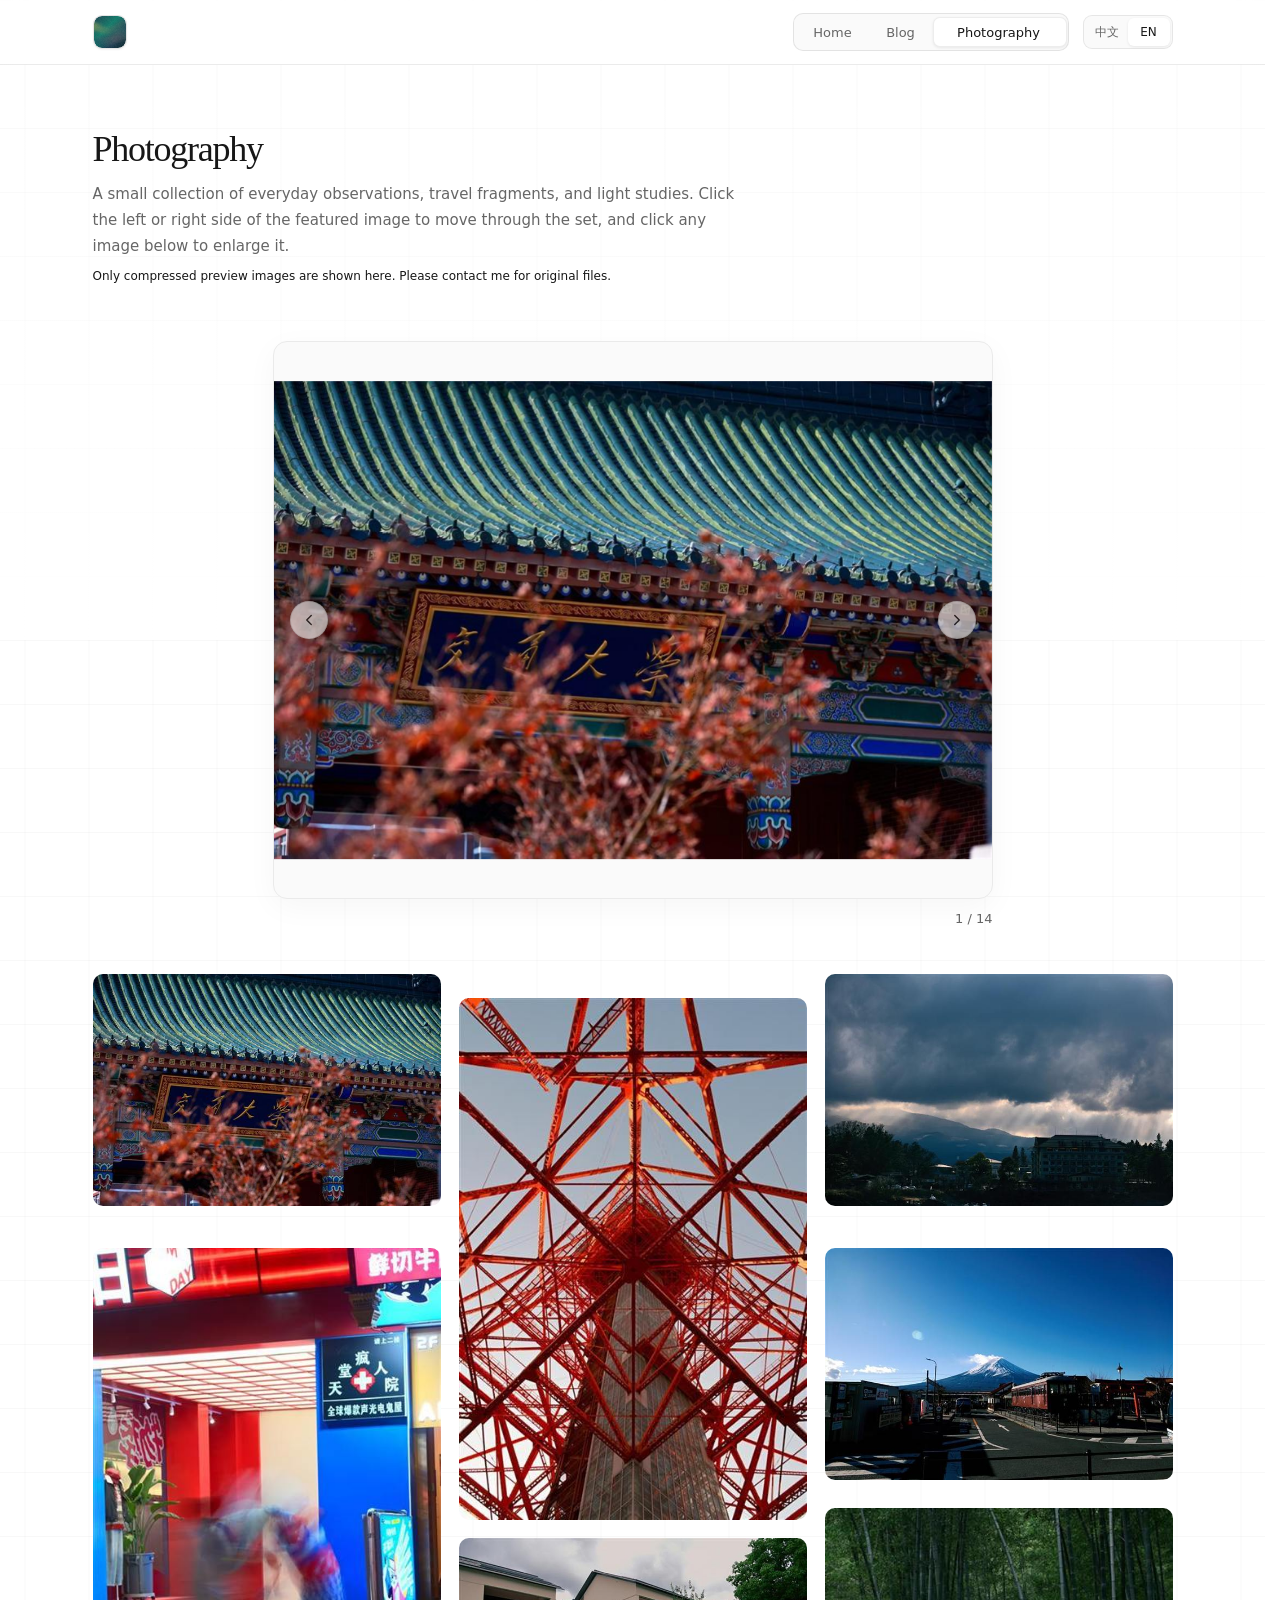
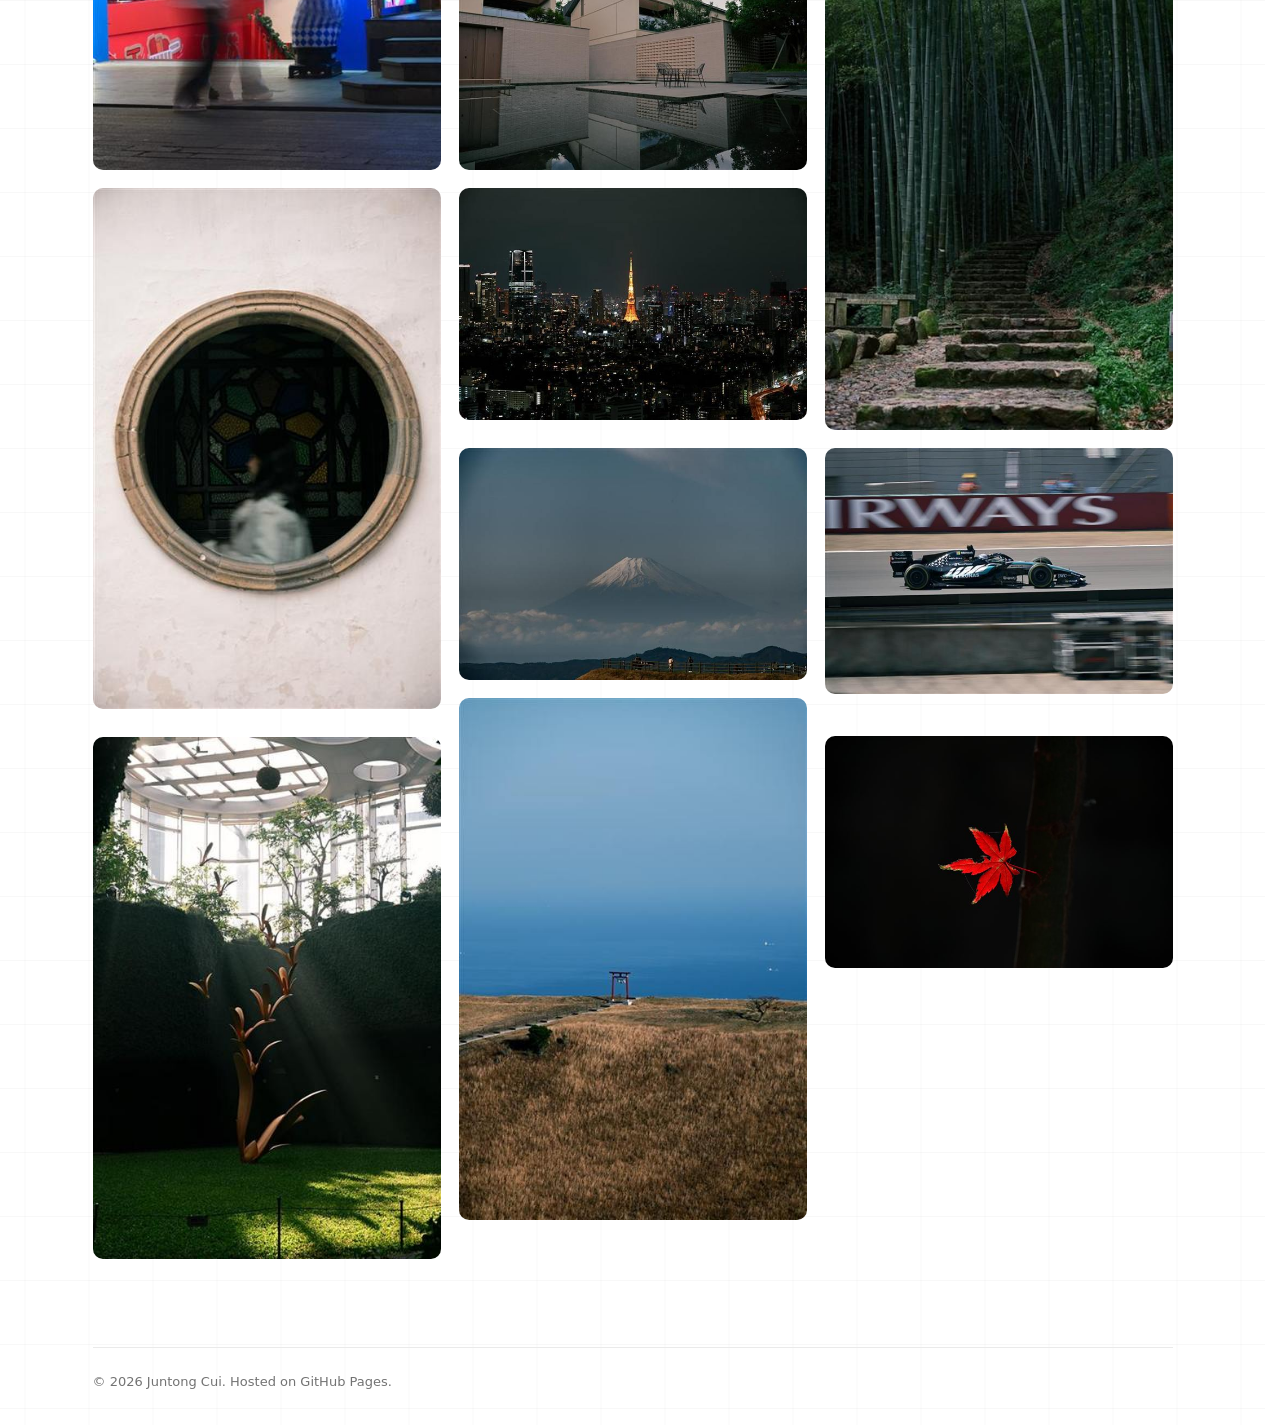
<file: photography.html>
<!doctype html>
<html lang="en">
<head>
  <meta charset="utf-8">
  <meta name="viewport" content="width=device-width, initial-scale=1">
  <meta name="description" content="Photography works by Juntong Cui.">
  <link rel="icon" href="favicon.svg" type="image/svg+xml">
  <title>摄影 · Juntong Cui</title>
  <style>
    :root {
      color-scheme: light;
      --paper: #f4f4f2;
      --paper-soft: #fbfbfa;
      --paper-deep: #e8e8e4;
      --ink: #1f1e1b;
      --muted: #5f5a52;
      --line: #d8cbb8;
      --line-strong: #b7a790;
      --clay: #b85c38;
      --clay-dark: #873f2b;
      --blue: #526b7c;
      --shadow: 0 18px 60px rgba(31, 30, 27, .12);
      --sans: Inter, ui-sans-serif, system-ui, -apple-system, BlinkMacSystemFont, "Segoe UI", "Noto Sans SC", sans-serif;
      --serif: Georgia, "Times New Roman", "Songti SC", serif;
    }

    * {
      box-sizing: border-box;
    }

    html {
      scroll-behavior: smooth;
    }

    body {
      margin: 0;
      min-height: 100vh;
      background: var(--paper);
      color: var(--ink);
      font-family: var(--sans);
      letter-spacing: 0;
    }

    a {
      color: inherit;
      text-decoration-color: rgba(31, 30, 27, .35);
      text-decoration-thickness: 1px;
      text-underline-offset: 4px;
      transition: color .2s ease, text-decoration-color .2s ease;
    }

    a:hover {
      color: var(--clay-dark);
      text-decoration-color: var(--clay-dark);
    }

    button {
      font: inherit;
    }

    .site-shell {
      width: min(940px, calc(100% - 40px));
      margin: 0 auto;
    }

    .topbar {
      position: sticky;
      top: 0;
      z-index: 20;
      border-bottom: 1px solid var(--line);
      background: rgba(244, 244, 242, .88);
      backdrop-filter: blur(16px);
    }

    .topbar-inner {
      width: min(940px, calc(100% - 40px));
      min-height: 56px;
      margin: 0 auto;
      display: flex;
      align-items: center;
      justify-content: space-between;
      gap: 18px;
    }

    .brand {
      display: inline-flex;
      align-items: center;
      gap: 11px;
      color: var(--ink);
      text-decoration: none;
    }

    .brand-mark {
      width: 28px;
      height: 28px;
      display: grid;
      place-items: center;
      background: var(--ink);
      color: var(--paper);
      font-family: var(--serif);
      font-size: 16px;
      line-height: 1;
    }

    .brand span:last-child {
      font-size: 15px;
      font-weight: 680;
    }

    .nav-actions,
    .site-nav {
      display: flex;
      align-items: center;
    }

    .nav-actions {
      gap: 18px;
    }

    .site-nav {
      gap: 20px;
      color: var(--muted);
      font-size: 13px;
    }

    .site-nav a {
      text-decoration: none;
    }

    .site-nav a[aria-current="page"] {
      color: var(--ink);
      font-weight: 650;
    }

    .language-switch {
      display: grid;
      grid-template-columns: repeat(2, 1fr);
      width: 104px;
      padding: 3px;
      border: 1px solid var(--line);
      background: var(--paper-deep);
    }

    .language-switch button {
      min-height: 28px;
      border: 0;
      background: transparent;
      color: var(--muted);
      cursor: pointer;
      transition: background .2s ease, color .2s ease;
    }

    .language-switch button.is-active {
      background: var(--ink);
      color: var(--paper);
    }

    .page-head {
      padding: 38px 0 26px;
      border-bottom: 1px solid var(--line);
    }

    .eyebrow {
      display: inline-flex;
      align-items: center;
      gap: 10px;
      margin-bottom: 12px;
      color: var(--clay-dark);
      font-size: 11px;
      font-weight: 760;
      letter-spacing: .08em;
      text-transform: uppercase;
    }

    .eyebrow::before {
      content: none;
    }

    h1,
    p {
      margin-top: 0;
    }

    h1 {
      max-width: 680px;
      margin-bottom: 12px;
      font-family: var(--serif);
      font-size: clamp(28px, 4vw, 36px);
      font-weight: 500;
      line-height: 1.14;
    }

    .subtitle {
      max-width: 650px;
      margin-bottom: 0;
      color: var(--muted);
      font-size: 15px;
      line-height: 1.72;
    }

    .source-note {
      max-width: 650px;
      margin: 8px 0 0;
      color: var(--blue);
      font-size: 12px;
      line-height: 1.65;
    }

    .page-head,
    .carousel-section,
    .masonry-section {
      animation: riseIn .96s cubic-bezier(.16, 1, .3, 1) both;
    }

    .carousel-section {
      animation-delay: .1s;
    }

    .masonry-section {
      animation-delay: .2s;
    }

    .carousel-section {
      padding: 28px 0 18px;
    }

    .carousel {
      position: relative;
      display: grid;
      gap: 10px;
      width: min(720px, 100%);
      margin: 0 auto;
    }

    .carousel-stage {
      position: relative;
      overflow: hidden;
      height: min(62vh, 560px);
      min-height: 340px;
      border: 1px solid var(--line);
      background: var(--paper-soft);
      box-shadow: var(--shadow);
      cursor: pointer;
      contain: layout paint;
      isolation: isolate;
    }

    .carousel-image {
      position: absolute;
      inset: 0;
      width: 100%;
      height: 100%;
      display: block;
      object-fit: contain;
      background: var(--paper-soft);
      opacity: 0;
      transition: opacity .64s cubic-bezier(.22, 1, .36, 1);
      will-change: opacity;
      backface-visibility: hidden;
    }

    .carousel-image.is-active {
      z-index: 1;
      opacity: 1;
    }

    .carousel-image.enter-next,
    .carousel-image.enter-prev {
      z-index: 2;
      opacity: 0;
    }

    .carousel-image.exit-next,
    .carousel-image.exit-prev {
      z-index: 2;
      opacity: 0;
    }

    .carousel-button,
    .modal-button,
    .modal-close {
      border: 1px solid var(--line-strong);
      background: rgba(251, 248, 242, .82);
      color: var(--ink);
      cursor: pointer;
      transition: background .2s ease, color .2s ease, border-color .2s ease, transform .2s ease;
    }

    .carousel-button:hover,
    .modal-button:hover,
    .modal-close:hover {
      border-color: var(--ink);
      background: var(--ink);
      color: var(--paper);
    }

    .carousel-button {
      position: absolute;
      top: 50%;
      width: 40px;
      height: 40px;
      display: grid;
      place-items: center;
      transform: translateY(-50%);
      z-index: 2;
      font-size: 20px;
    }

    .carousel-button:hover {
      transform: translateY(-50%) scale(1.03);
    }

    .carousel-button.prev {
      left: 12px;
    }

    .carousel-button.next {
      right: 12px;
    }

    .carousel-meta {
      display: flex;
      justify-content: flex-end;
      gap: 14px;
      color: var(--muted);
      font-size: 13px;
      line-height: 1.6;
    }

    .masonry-section {
      padding: 26px 0 70px;
      border-top: 1px solid var(--line);
    }

    .masonry {
      columns: 3 220px;
      column-gap: 18px;
    }

    .photo-card {
      width: 100%;
      display: inline-block;
      margin: 0 0 18px;
      padding: 0;
      border: 0;
      background: transparent;
      color: inherit;
      text-align: left;
      break-inside: avoid;
      cursor: zoom-in;
    }

    .photo-card:nth-child(3n + 2) {
      margin-top: 24px;
    }

    .photo-card:nth-child(4n) {
      margin-top: 10px;
    }

    .photo-card img {
      width: 100%;
      display: block;
      border: 1px solid var(--line);
      background: var(--paper-soft);
      transition: transform .5s cubic-bezier(.16, 1, .3, 1), box-shadow .3s ease, border-color .3s ease;
    }

    .photo-card:hover img {
      transform: translateY(-2px);
      border-color: var(--ink);
      box-shadow: var(--shadow);
    }

    .photo-card span {
      display: none;
    }

    .modal {
      position: fixed;
      inset: 0;
      z-index: 50;
      display: none;
      place-items: center;
      padding: 22px;
      background: rgba(31, 30, 27, .82);
    }

    .modal.is-open {
      display: grid;
      animation: modalFade .28s ease-out both;
    }

    .modal-inner {
      position: relative;
      width: min(1100px, 100%);
      display: grid;
      gap: 12px;
    }

    .modal.is-open .modal-inner {
      animation: modalEnter .58s cubic-bezier(.16, 1, .3, 1) both;
    }

    .modal-image {
      width: 100%;
      max-height: 82vh;
      object-fit: contain;
      background: var(--ink);
    }

    .modal-caption {
      display: none;
    }

    .modal-close,
    .modal-button {
      position: absolute;
      z-index: 3;
      display: grid;
      place-items: center;
    }

    .modal-close {
      top: -12px;
      right: -12px;
      width: 38px;
      height: 38px;
      font-size: 18px;
    }

    .modal-button {
      top: 50%;
      width: 42px;
      height: 42px;
      transform: translateY(-50%);
      font-size: 21px;
    }

    .modal-button.prev {
      left: -12px;
    }

    .modal-button.next {
      right: -12px;
    }

    .footer {
      padding: 26px 0 36px;
      border-top: 1px solid var(--line);
      color: var(--muted);
      font-size: 13px;
    }

    .topbar,
    .page-head,
    .carousel-section,
    .masonry-section,
    .footer {
      border-top: 0;
      border-bottom: 0;
    }

    @keyframes riseIn {
      from {
        opacity: 0;
        transform: translateY(16px);
      }
      to {
        opacity: 1;
        transform: translateY(0);
      }
    }

    @keyframes modalFade {
      from { opacity: 0; }
      to { opacity: 1; }
    }

    @keyframes modalEnter {
      from {
        opacity: 0;
        transform: translateY(12px) scale(.985);
      }
      to {
        opacity: 1;
        transform: translateY(0) scale(1);
      }
    }

    @media (prefers-reduced-motion: reduce) {
      *,
      *::before,
      *::after {
        animation-duration: .01ms !important;
        animation-iteration-count: 1 !important;
        scroll-behavior: auto !important;
        transition-duration: .01ms !important;
      }
    }

    @media (max-width: 720px) {
      .topbar-inner {
        min-height: auto;
        padding: 12px 0;
        align-items: flex-start;
      }

      .nav-actions {
        flex-direction: column;
        align-items: flex-end;
        gap: 12px;
      }

      .carousel-stage,
      .carousel-image {
        min-height: 260px;
      }

      .carousel-stage {
        height: 52vh;
      }
    }

    @media (max-width: 560px) {
      .site-shell,
      .topbar-inner {
        width: min(100% - 28px, 940px);
      }

      .topbar-inner {
        flex-direction: column;
        gap: 14px;
      }

      .nav-actions {
        width: 100%;
        flex-direction: row;
        justify-content: space-between;
        align-items: center;
      }

      .site-nav {
        gap: 14px;
      }

      .masonry {
        columns: 2 150px;
        column-gap: 12px;
      }

      .photo-card {
        margin-bottom: 12px;
      }

      .photo-card:nth-child(3n + 2),
      .photo-card:nth-child(4n) {
        margin-top: 0;
      }

      .modal-button.prev {
        left: 4px;
      }

      .modal-button.next {
        right: 4px;
      }
    }
  </style>
  <link rel="stylesheet" href="site-polish.css?v=20260915-1">
  <script defer src="site-polish.js?v=20260915-1"></script>
</head>
<body data-page="photography">
  <header class="topbar">
    <div class="topbar-inner">
      <a class="brand" href="index.html" aria-label="Juntong Cui home">
        <span class="brand-mark">C</span>
        <span data-i18n="brand"></span>
      </a>
      <div class="nav-actions">
        <nav class="site-nav" aria-label="Primary navigation">
          <a href="index.html" data-i18n="navHome"></a>
          <a href="blog.html" data-i18n="navBlog"></a>
          <a href="photography.html" aria-current="page" data-i18n="navPhotography"></a>
        </nav>
        <div class="language-switch" aria-label="Language switch">
          <button type="button" data-lang="zh">中文</button>
          <button type="button" data-lang="en">EN</button>
        </div>
      </div>
    </div>
  </header>

  <main class="site-shell">
    <section class="page-head">
      <span class="eyebrow" data-i18n="eyebrow"></span>
      <h1 data-i18n="pageTitle"></h1>
      <p class="subtitle" data-i18n="intro"></p>
      <p class="source-note" data-i18n="sourceNote"></p>
    </section>

    <section class="carousel-section" aria-label="Featured photography carousel">
      <div class="carousel">
        <div class="carousel-stage" id="carouselStage">
          <button class="carousel-button prev" type="button" id="prevPhoto" aria-label="Previous photo">
            <svg viewBox="0 0 24 24" aria-hidden="true"><path d="m15 18-6-6 6-6"></path></svg>
          </button>
          <img class="carousel-image is-active" id="carouselImageA" src="assets/photography/slide-01.jpg" alt="" decoding="async" fetchpriority="high">
          <img class="carousel-image" id="carouselImageB" src="assets/photography/slide-01.jpg" alt="" decoding="async">
          <button class="carousel-button next" type="button" id="nextPhoto" aria-label="Next photo">
            <svg viewBox="0 0 24 24" aria-hidden="true"><path d="m9 18 6-6-6-6"></path></svg>
          </button>
        </div>
        <div class="carousel-meta">
          <span id="carouselCaption"></span>
          <span id="carouselCounter"></span>
        </div>
      </div>
    </section>

    <section class="masonry-section" aria-label="Photography gallery">
      <div class="masonry" id="masonry"></div>
    </section>
  </main>

  <footer class="site-shell footer">
    <span data-i18n="footerNote"></span>
  </footer>

  <div class="modal" id="photoModal" role="dialog" aria-modal="true" aria-label="Photography viewer">
    <div class="modal-inner">
      <button class="modal-close" type="button" id="closeModal" aria-label="Close viewer">
        <svg viewBox="0 0 24 24" aria-hidden="true"><path d="M18 6 6 18M6 6l12 12"></path></svg>
      </button>
      <button class="modal-button prev" type="button" id="modalPrev" aria-label="Previous photo">
        <svg viewBox="0 0 24 24" aria-hidden="true"><path d="m15 18-6-6 6-6"></path></svg>
      </button>
      <img class="modal-image" id="modalImage" src="assets/photography/photo-01.jpg" alt="" decoding="async">
      <button class="modal-button next" type="button" id="modalNext" aria-label="Next photo">
        <svg viewBox="0 0 24 24" aria-hidden="true"><path d="m9 18 6-6-6-6"></path></svg>
      </button>
      <div class="modal-caption" id="modalCaption"></div>
    </div>
  </div>

  <script>
    const translations = {
      zh: {
        title: "摄影 · 崔君同",
        brand: "崔君同",
        navHome: "主页",
        navBlog: "博客",
        navPhotography: "摄影",
        eyebrow: "Photography",
        pageTitle: "摄影作品",
        intro: "一些日常观察、旅行片段和光线记录。",
        sourceNote: "页面仅展示压缩预览图；如需原图，请联系我。",
        footerNote: "© 2026 崔君同。本站托管于 GitHub Pages。",
        counterPrefix: "第",
        counterMiddle: "张，共",
        counterSuffix: "张"
      },
      en: {
        title: "Photography · Juntong Cui",
        brand: "Juntong Cui",
        navHome: "Home",
        navBlog: "Blog",
        navPhotography: "Photography",
        eyebrow: "Photography",
        pageTitle: "Photography",
        intro: "A small collection of everyday observations, travel fragments, and light studies. Click the left or right side of the featured image to move through the set, and click any image below to enlarge it.",
        sourceNote: "Only compressed preview images are shown here. Please contact me for original files.",
        footerNote: "© 2026 Juntong Cui. Hosted on GitHub Pages.",
        counterPrefix: "",
        counterMiddle: " / ",
        counterSuffix: ""
      }
    };

    const photos = Array.from({ length: 14 }, (_, index) => {
      const id = String(index + 1).padStart(2, "0");
      return {
        slide: `assets/photography/slide-${id}.jpg`,
        full: `assets/photography/photo-${id}.jpg`,
        thumb: `assets/photography/thumb-${id}.jpg`,
        index
      };
    });

    const refs = {
      carouselStage: document.querySelector("#carouselStage"),
      carouselImages: [
        document.querySelector("#carouselImageA"),
        document.querySelector("#carouselImageB")
      ],
      carouselCaption: document.querySelector("#carouselCaption"),
      carouselCounter: document.querySelector("#carouselCounter"),
      prevPhoto: document.querySelector("#prevPhoto"),
      nextPhoto: document.querySelector("#nextPhoto"),
      masonry: document.querySelector("#masonry"),
      modal: document.querySelector("#photoModal"),
      modalImage: document.querySelector("#modalImage"),
      modalCaption: document.querySelector("#modalCaption"),
      closeModal: document.querySelector("#closeModal"),
      modalPrev: document.querySelector("#modalPrev"),
      modalNext: document.querySelector("#modalNext")
    };

    let currentIndex = 0;
    let currentLang = "en";
    let activeCarouselLayer = 0;
    let isCarouselAnimating = false;
    const decodedSlides = new Map();
    const decodedFullImages = new Map();

    const fallbackLang = "en";
    const savedLang = localStorage.getItem("site-language");
    const initialLang = savedLang || "en";

    function captionFor(index) {
      return currentLang === "zh" ? `照片 ${index + 1}` : `Photo ${index + 1}`;
    }

    function counterFor(index) {
      const dict = translations[currentLang] || translations[fallbackLang];
      if (currentLang === "zh") {
        return `${dict.counterPrefix} ${index + 1} ${dict.counterMiddle} ${photos.length} ${dict.counterSuffix}`;
      }
      return `${index + 1}${dict.counterMiddle}${photos.length}`;
    }

    function preloadImage(cache, src) {
      if (!cache.has(src)) {
        const image = new Image();
        image.decoding = "async";
        image.src = src;
        const ready = image.decode ? image.decode().catch(() => {}) : Promise.resolve();
        cache.set(src, { image, ready });
      }
      return cache.get(src).ready;
    }

    function preloadSlideAround(index) {
      [-1, 0, 1, 2].forEach((offset) => {
        const photo = photos[(index + offset + photos.length) % photos.length];
        preloadImage(decodedSlides, photo.slide);
      });
    }

    function preloadFullAround(index) {
      [-1, 0, 1].forEach((offset) => {
        const photo = photos[(index + offset + photos.length) % photos.length];
        preloadImage(decodedFullImages, photo.full);
      });
    }

    function warmAllSlides() {
      const schedule = window.requestIdleCallback || ((callback) => window.setTimeout(callback, 140));
      let index = 0;
      const warmNext = () => {
        if (index >= photos.length) return;
        preloadImage(decodedSlides, photos[index].slide);
        index += 1;
        schedule(warmNext);
      };
      schedule(warmNext);
    }

    function renderGallery() {
      refs.masonry.innerHTML = photos.map((photo, index) => `
        <button class="photo-card" type="button" data-index="${index}" aria-label="${captionFor(index)}">
          <img src="${photo.thumb}" alt="${captionFor(index)}" loading="lazy">
        </button>
      `).join("");
      refs.masonry.querySelectorAll(".photo-card").forEach((button) => {
        button.addEventListener("click", () => openModal(Number(button.dataset.index)));
      });
    }

    function updateCarouselText() {
      refs.carouselCaption.textContent = "";
      refs.carouselCounter.textContent = counterFor(currentIndex);
    }

    function renderCarousel(animate = true, direction = 1) {
      const photo = photos[currentIndex];
      const activeImage = refs.carouselImages[activeCarouselLayer];
      const nextLayer = activeCarouselLayer === 0 ? 1 : 0;
      const nextImage = refs.carouselImages[nextLayer];

      if (!animate) {
        refs.carouselImages.forEach((image) => {
          image.className = "carousel-image";
        });
        activeImage.src = photo.slide;
        activeImage.alt = captionFor(currentIndex);
        activeImage.classList.add("is-active");
        updateCarouselText();
        preloadSlideAround(currentIndex);
        return;
      }

      if (isCarouselAnimating) return;
      isCarouselAnimating = true;
      nextImage.src = photo.slide;
      nextImage.alt = captionFor(currentIndex);
      nextImage.className = `carousel-image ${direction > 0 ? "enter-next" : "enter-prev"}`;
      updateCarouselText();
      preloadSlideAround(currentIndex);

      nextImage.getBoundingClientRect();
      requestAnimationFrame(() => {
        activeImage.classList.add(direction > 0 ? "exit-next" : "exit-prev");
        nextImage.classList.remove("enter-next", "enter-prev");
        nextImage.classList.add("is-active");
      });

      window.setTimeout(() => {
        activeImage.className = "carousel-image";
        activeCarouselLayer = nextLayer;
        isCarouselAnimating = false;
        preloadSlideAround(currentIndex);
      }, 680);
    }

    function go(delta) {
      if (isCarouselAnimating) return;
      currentIndex = (currentIndex + delta + photos.length) % photos.length;
      renderCarousel(true, delta);
    }

    function openModal(index) {
      currentIndex = index;
      const photo = photos[currentIndex];
      refs.modalImage.src = photo.full;
      refs.modalImage.alt = captionFor(currentIndex);
      refs.modalCaption.textContent = "";
      refs.modal.classList.add("is-open");
      preloadFullAround(currentIndex);
      refs.closeModal.focus();
    }

    function updateModal(delta) {
      currentIndex = (currentIndex + delta + photos.length) % photos.length;
      const photo = photos[currentIndex];
      refs.modalImage.src = photo.full;
      refs.modalImage.alt = captionFor(currentIndex);
      refs.modalCaption.textContent = "";
      preloadFullAround(currentIndex);
    }

    function closeModal() {
      refs.modal.classList.remove("is-open");
      renderCarousel(false);
    }

    function applyLanguage(lang) {
      currentLang = translations[lang] ? lang : fallbackLang;
      const dict = translations[currentLang];
      document.documentElement.lang = currentLang === "zh" ? "zh-CN" : "en";
      document.title = dict.title;
      document.querySelectorAll("[data-i18n]").forEach((node) => {
        const key = node.getAttribute("data-i18n");
        node.textContent = dict[key] || "";
      });
      document.querySelectorAll("[data-lang]").forEach((button) => {
        button.classList.toggle("is-active", button.dataset.lang === currentLang);
        button.setAttribute("aria-pressed", String(button.dataset.lang === currentLang));
      });
      localStorage.setItem("site-language", currentLang);
      renderGallery();
      renderCarousel(false);
    }

    refs.prevPhoto.addEventListener("click", (event) => {
      event.stopPropagation();
      go(-1);
    });
    refs.nextPhoto.addEventListener("click", (event) => {
      event.stopPropagation();
      go(1);
    });
    refs.carouselStage.addEventListener("click", (event) => {
      const rect = refs.carouselStage.getBoundingClientRect();
      const isLeft = event.clientX - rect.left < rect.width / 2;
      go(isLeft ? -1 : 1);
    });
    refs.closeModal.addEventListener("click", closeModal);
    refs.modalPrev.addEventListener("click", () => updateModal(-1));
    refs.modalNext.addEventListener("click", () => updateModal(1));
    refs.modal.addEventListener("click", (event) => {
      if (event.target === refs.modal) closeModal();
    });
    document.addEventListener("keydown", (event) => {
      if (refs.modal.classList.contains("is-open")) {
        if (event.key === "Escape") closeModal();
        if (event.key === "ArrowLeft") updateModal(-1);
        if (event.key === "ArrowRight") updateModal(1);
      } else {
        if (event.key === "ArrowLeft") go(-1);
        if (event.key === "ArrowRight") go(1);
      }
    });
    document.querySelectorAll("[data-lang]").forEach((button) => {
      button.addEventListener("click", () => applyLanguage(button.dataset.lang));
    });

    applyLanguage(initialLang);
    preloadSlideAround(currentIndex);
    warmAllSlides();
  </script>
</body>
</html>
</file>
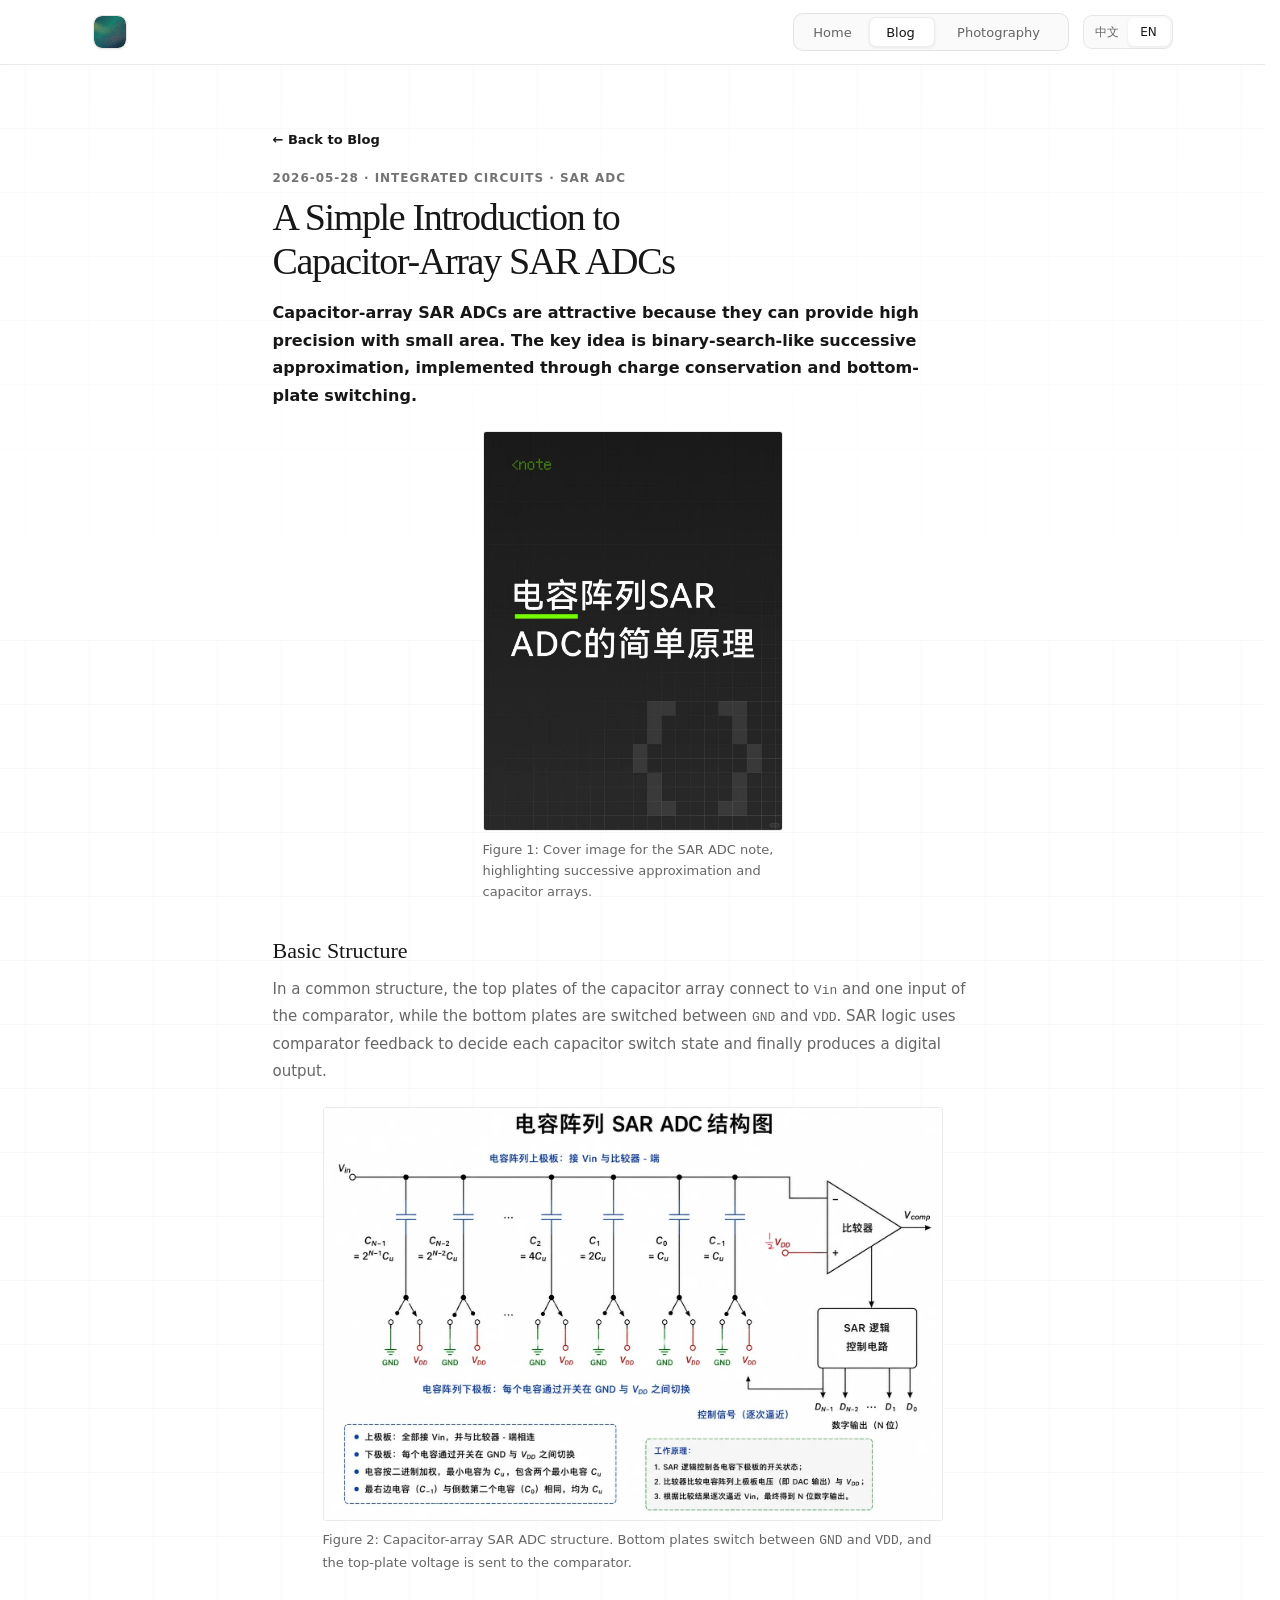
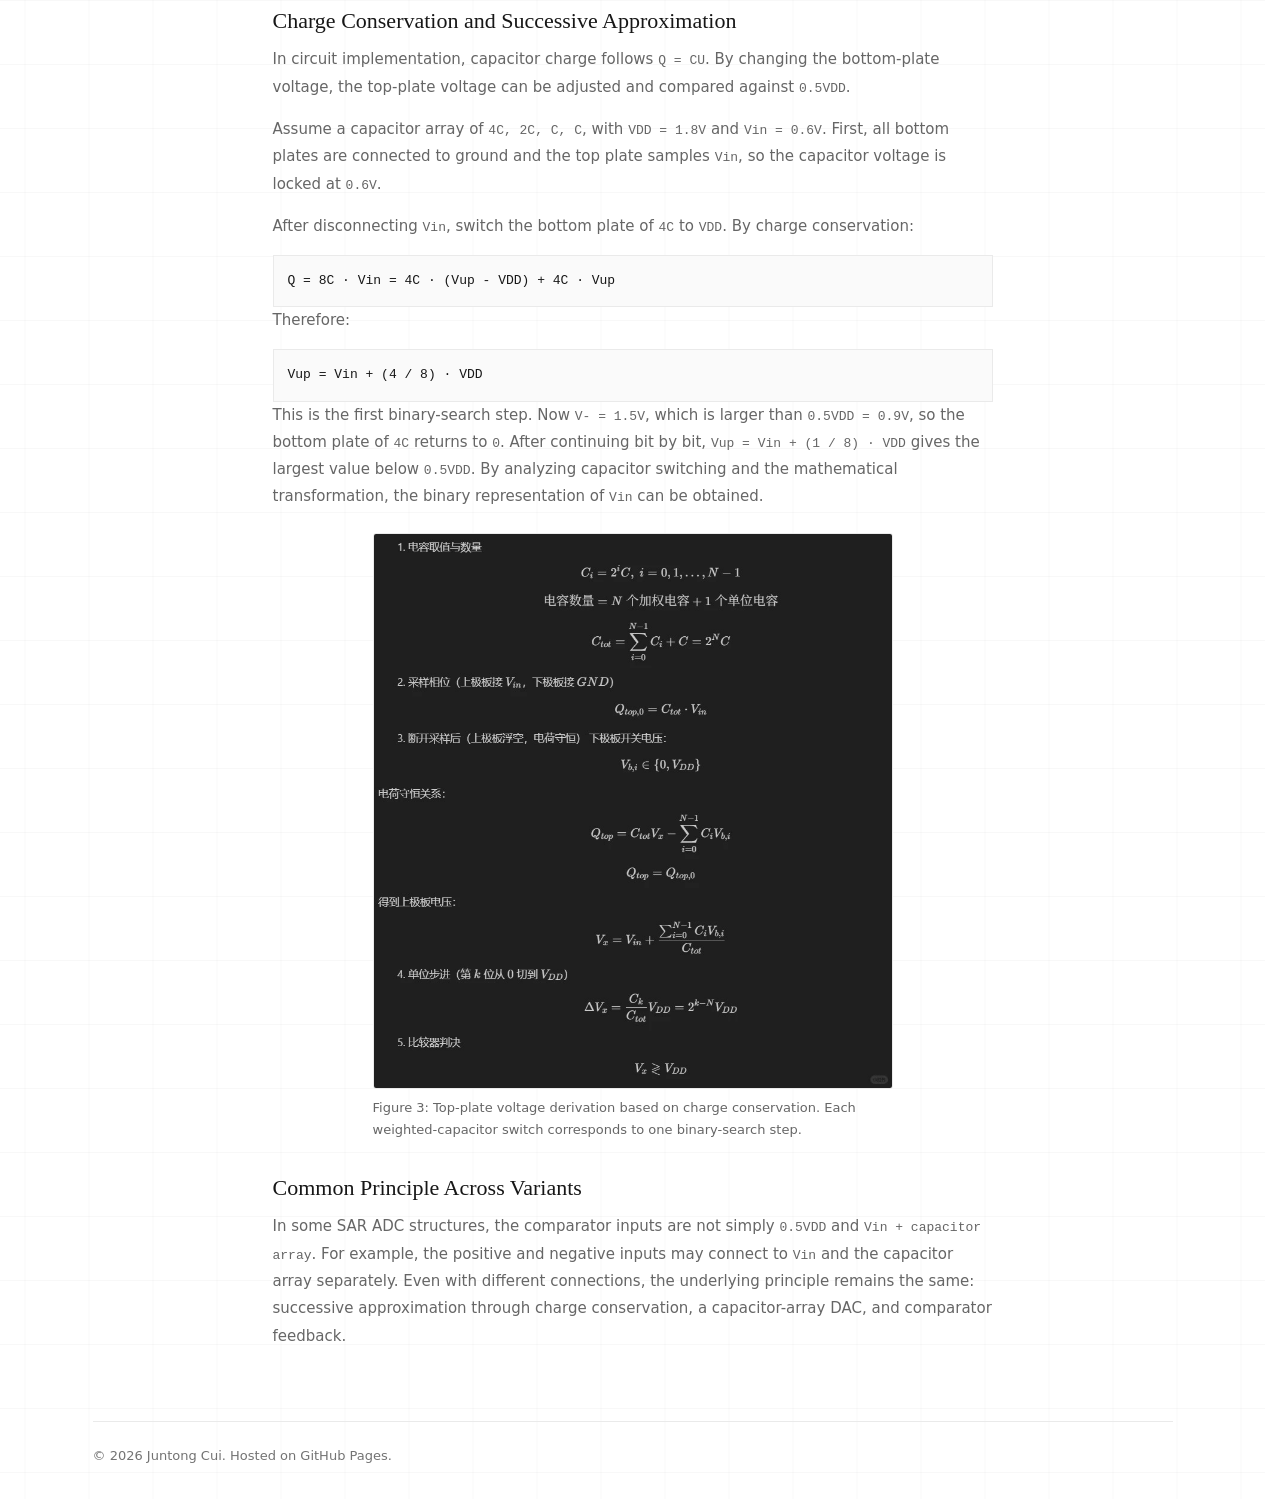
<file: sar-adc.html>
<!doctype html>
<html lang="en">
<head>
  <meta charset="utf-8">
  <meta name="viewport" content="width=device-width, initial-scale=1">
  <meta name="description" content="A simple introduction to capacitor-array SAR ADCs by Juntong Cui.">
  <link rel="icon" href="favicon.svg" type="image/svg+xml">
  <title>电容阵列 SAR ADC 的简单原理 · Juntong Cui</title>
  <style>
    :root {
      color-scheme: light;
      --paper: #f4f4f2;
      --paper-soft: #fbfbfa;
      --paper-deep: #e8e8e4;
      --ink: #1f1e1b;
      --muted: #5f5a52;
      --line: #d8cbb8;
      --line-strong: #b7a790;
      --clay: #b85c38;
      --clay-dark: #873f2b;
      --blue: #526b7c;
      --sans: Inter, ui-sans-serif, system-ui, -apple-system, BlinkMacSystemFont, "Segoe UI", "Noto Sans SC", sans-serif;
      --serif: Georgia, "Times New Roman", "Songti SC", serif;
      --mono: "SFMono-Regular", Consolas, "Liberation Mono", monospace;
    }

    * { box-sizing: border-box; }

    html { scroll-behavior: smooth; }

    body {
      margin: 0;
      min-height: 100vh;
      background: var(--paper);
      color: var(--ink);
      font-family: var(--sans);
      letter-spacing: 0;
    }

    a {
      color: inherit;
      text-decoration-color: rgba(31, 30, 27, .35);
      text-decoration-thickness: 1px;
      text-underline-offset: 4px;
    }

    a:hover {
      color: var(--clay-dark);
      text-decoration-color: var(--clay-dark);
    }

    button { font: inherit; }

    .site-shell {
      width: min(940px, calc(100% - 40px));
      margin: 0 auto;
    }

    .topbar {
      position: sticky;
      top: 0;
      z-index: 20;
      border-bottom: 1px solid var(--line);
      background: rgba(244, 244, 242, .88);
      backdrop-filter: blur(16px);
    }

    .topbar-inner {
      width: min(940px, calc(100% - 40px));
      min-height: 56px;
      margin: 0 auto;
      display: flex;
      align-items: center;
      justify-content: space-between;
      gap: 18px;
    }

    .brand {
      display: inline-flex;
      align-items: center;
      gap: 11px;
      color: var(--ink);
      text-decoration: none;
    }

    .brand-mark {
      width: 28px;
      height: 28px;
      display: grid;
      place-items: center;
      background: var(--ink);
      color: var(--paper);
      font-family: var(--serif);
      font-size: 16px;
      line-height: 1;
    }

    .brand span:last-child {
      font-size: 15px;
      font-weight: 680;
    }

    .nav-actions,
    .site-nav {
      display: flex;
      align-items: center;
    }

    .nav-actions { gap: 18px; }

    .site-nav {
      gap: 20px;
      color: var(--muted);
      font-size: 13px;
    }

    .site-nav a { text-decoration: none; }

    .site-nav a[aria-current="page"] {
      color: var(--ink);
      font-weight: 650;
    }

    .language-switch {
      display: grid;
      grid-template-columns: repeat(2, 1fr);
      width: 104px;
      padding: 3px;
      border: 1px solid var(--line);
      background: var(--paper-deep);
    }

    .language-switch button {
      min-height: 28px;
      border: 0;
      background: transparent;
      color: var(--muted);
      cursor: pointer;
    }

    .language-switch button.is-active {
      background: var(--ink);
      color: var(--paper);
    }

    .article {
      width: min(760px, 100%);
      padding: 34px 0 56px;
    }

    .back-link {
      display: inline-flex;
      margin-bottom: 24px;
      color: var(--blue);
      font-size: 13px;
      font-weight: 650;
      text-decoration: none;
    }

    .article-meta {
      color: var(--clay-dark);
      font-size: 12px;
      font-weight: 760;
      letter-spacing: .08em;
      text-transform: uppercase;
    }

    h1,
    h2,
    h3,
    p {
      margin-top: 0;
    }

    h1 {
      margin: 10px 0 16px;
      font-family: var(--serif);
      font-size: clamp(28px, 4vw, 38px);
      font-weight: 500;
      line-height: 1.16;
    }

    h2 {
      margin: 34px 0 12px;
      font-family: var(--serif);
      font-size: 22px;
      font-weight: 500;
      line-height: 1.24;
    }

    h3 {
      margin: 22px 0 8px;
      font-size: 16px;
      line-height: 1.45;
    }

    p,
    li {
      color: var(--muted);
      font-size: 15px;
      line-height: 1.82;
    }

    ol,
    ul {
      padding-left: 1.25rem;
    }

    .lead {
      color: var(--ink);
      font-size: 16px;
      font-weight: 600;
      line-height: 1.72;
    }

    figure {
      max-width: 520px;
      margin: 22px auto;
    }

    .figure-cover {
      max-width: 300px;
    }

    .figure-wide {
      max-width: 620px;
    }

    .article-image {
      width: 100%;
      display: block;
      border: 1px solid var(--line);
      background: var(--paper-soft);
    }

    .image-fallback {
      min-height: 170px;
      display: grid;
      place-items: center;
      padding: 18px;
      border: 1px dashed var(--line-strong);
      background: rgba(251, 248, 242, .72);
      color: var(--muted);
      text-align: center;
      font-size: 14px;
      line-height: 1.7;
    }

    .image-fallback[hidden] {
      display: none;
    }

    figcaption {
      margin-top: 8px;
      color: var(--muted);
      font-size: 13px;
      line-height: 1.65;
    }

    code {
      font-family: var(--mono);
      font-size: 13px;
    }

    .formula {
      overflow-x: auto;
      padding: 14px;
      border: 1px solid var(--line);
      background: var(--paper-soft);
      color: var(--ink);
      font-family: var(--mono);
      font-size: 13px;
      line-height: 1.7;
      white-space: nowrap;
    }

    .footer {
      padding: 26px 0 36px;
      border-top: 1px solid var(--line);
      color: var(--muted);
      font-size: 13px;
    }

    .article {
      animation: riseIn .92s cubic-bezier(.16, 1, .3, 1) both;
    }

    .topbar,
    .article,
    .footer {
      border-top: 0;
      border-bottom: 0;
    }

    @keyframes riseIn {
      from {
        opacity: 0;
        transform: translateY(16px);
      }
      to {
        opacity: 1;
        transform: translateY(0);
      }
    }

    @media (prefers-reduced-motion: reduce) {
      *,
      *::before,
      *::after {
        animation-duration: .01ms !important;
        animation-iteration-count: 1 !important;
        scroll-behavior: auto !important;
        transition-duration: .01ms !important;
      }
    }

    [data-lang-content][hidden] { display: none; }

    @media (max-width: 720px) {
      .topbar-inner {
        min-height: auto;
        padding: 12px 0;
        align-items: flex-start;
      }

      .nav-actions {
        flex-direction: column;
        align-items: flex-end;
        gap: 12px;
      }
    }

    @media (max-width: 560px) {
      .site-shell,
      .topbar-inner {
        width: min(100% - 28px, 940px);
      }

      .topbar-inner {
        flex-direction: column;
        gap: 14px;
      }

      .nav-actions {
        width: 100%;
        flex-direction: row;
        justify-content: space-between;
        align-items: center;
      }
    }
  </style>
  <link rel="stylesheet" href="site-polish.css?v=20260915-1">
  <script defer src="site-polish.js?v=20260915-1"></script>
</head>
<body data-page="blog">
  <header class="topbar">
    <div class="topbar-inner">
      <a class="brand" href="index.html" aria-label="Juntong Cui home">
        <span class="brand-mark">C</span>
        <span data-i18n="brand"></span>
      </a>
      <div class="nav-actions">
        <nav class="site-nav" aria-label="Primary navigation">
          <a href="index.html" data-i18n="navHome"></a>
          <a href="blog.html" aria-current="page" data-i18n="navBlog"></a>
          <a href="photography.html" data-i18n="navPhotography"></a>
        </nav>
        <div class="language-switch" aria-label="Language switch">
          <button type="button" data-lang="zh">中文</button>
          <button type="button" data-lang="en">EN</button>
        </div>
      </div>
    </div>
  </header>

  <main class="site-shell">
    <article class="article" data-lang-content="zh" hidden>
      <a class="back-link" href="blog.html">← 返回博客</a>
      <div class="article-meta">2026-05-28 · 集成电路 · SAR ADC</div>
      <h1>电容阵列 SAR ADC 的简单原理</h1>
      <p class="lead">电容阵列 SAR ADC 具有高精度、小面积的优点。它的基本思路是二分法逐次逼近，而电路实现的关键在于电容两端电荷守恒和下极板开关切换。</p>

      <figure class="figure-cover">
        <img class="article-image" src="assets/blog/sar-adc-cover.jpg" alt="电容阵列 SAR ADC 的简单原理封面" onerror="this.hidden=true; this.nextElementSibling.hidden=false">
        <div class="image-fallback" hidden>图片位置：assets/blog/sar-adc-cover.jpg<br>建议放入 SAR ADC 第 1 张封面图。</div>
        <figcaption>图 1：电容阵列 SAR ADC 笔记封面，强调逐次逼近与电容阵列这两个关键词。</figcaption>
      </figure>

      <h2>基本结构</h2>
      <p>在一种常见结构中，电容阵列的上极板连接输入端 <code>Vin</code> 和比较器一端，下极板通过开关在 <code>GND</code> 与 <code>VDD</code> 之间切换。SAR 逻辑根据比较器输出逐位决定各电容下极板的状态，最终得到数字输出。</p>

      <figure class="figure-wide">
        <img class="article-image" src="assets/blog/sar-adc-structure.jpg" alt="电容阵列 SAR ADC 结构图" onerror="this.hidden=true; this.nextElementSibling.hidden=false">
        <div class="image-fallback" hidden>图片位置：assets/blog/sar-adc-structure.jpg<br>建议放入 SAR ADC 第 2 张结构图。</div>
        <figcaption>图 2：电容阵列 SAR ADC 结构图。电容下极板在 <code>GND</code> 与 <code>VDD</code> 间切换，上极板电压送入比较器。</figcaption>
      </figure>

      <h2>电荷守恒与逐次逼近</h2>
      <p>电路实现中，电容两端电荷量 <code>Q = CU</code> 守恒，因此可以通过改变下极板电压来调节上极板电压，并将其送到比较器与 <code>0.5VDD</code> 比较。</p>
      <p>假设电容阵列为 <code>4C, 2C, C, C</code>，<code>VDD = 1.8V</code>，<code>Vin = 0.6V</code>。先让所有电容下极板接地、上极板接入 <code>Vin</code>，此时电容两端电压锁定在 <code>0.6V</code>。</p>
      <p>断开 <code>Vin</code> 后，将 <code>4C</code> 的下端拨至 <code>VDD</code>。根据所有电容的电荷守恒，有：</p>
      <div class="formula">Q = 8C · Vin = 4C · (Vup - VDD) + 4C · Vup</div>
      <p>因此可以得到：</p>
      <div class="formula">Vup = Vin + (4 / 8) · VDD</div>
      <p>这是第一次二分。此时 <code>V- = 1.5V</code>，大于 <code>0.5VDD = 0.9V</code>，因此 <code>4C</code> 下端会回到 <code>0</code>。继续逐位尝试后，当 <code>Vup = Vin + (1 / 8) · VDD</code> 时可以取得小于 <code>0.5VDD</code> 的最大值。结合电容开关状态和数学变换，就能得到 <code>Vin</code> 的二进制序列表示。</p>

      <figure>
        <img class="article-image" src="assets/blog/sar-adc-equations.jpg" alt="电容阵列 SAR ADC 电荷守恒推导" onerror="this.hidden=true; this.nextElementSibling.hidden=false">
        <div class="image-fallback" hidden>图片位置：assets/blog/sar-adc-equations.jpg<br>建议放入 SAR ADC 第 3 张公式推导图。</div>
        <figcaption>图 3：基于电荷守恒的上极板电压推导。每次切换一个加权电容，相当于完成一次二分搜索。</figcaption>
      </figure>

      <h2>不同结构的共同点</h2>
      <p>也有其他类型的 SAR ADC 中，比较器正负端并不是简单的 <code>0.5VDD</code> 与 <code>Vin + 电容阵列</code>。例如比较器两端可以分别接 <code>Vin</code> 与电容阵列。虽然连接方式不同，但底层原理仍然一致：通过电荷守恒、电容阵列 DAC 和比较器反馈实现逐次逼近。</p>
    </article>

    <article class="article" data-lang-content="en">
      <a class="back-link" href="blog.html">← Back to Blog</a>
      <div class="article-meta">2026-05-28 · Integrated Circuits · SAR ADC</div>
      <h1>A Simple Introduction to Capacitor-Array SAR ADCs</h1>
      <p class="lead">Capacitor-array SAR ADCs are attractive because they can provide high precision with small area. The key idea is binary-search-like successive approximation, implemented through charge conservation and bottom-plate switching.</p>

      <figure class="figure-cover">
        <img class="article-image" src="assets/blog/sar-adc-cover.jpg" alt="Cover image for capacitor-array SAR ADC note" onerror="this.hidden=true; this.nextElementSibling.hidden=false">
        <div class="image-fallback" hidden>Image path: assets/blog/sar-adc-cover.jpg<br>Place the first SAR ADC cover image here.</div>
        <figcaption>Figure 1: Cover image for the SAR ADC note, highlighting successive approximation and capacitor arrays.</figcaption>
      </figure>

      <h2>Basic Structure</h2>
      <p>In a common structure, the top plates of the capacitor array connect to <code>Vin</code> and one input of the comparator, while the bottom plates are switched between <code>GND</code> and <code>VDD</code>. SAR logic uses comparator feedback to decide each capacitor switch state and finally produces a digital output.</p>

      <figure class="figure-wide">
        <img class="article-image" src="assets/blog/sar-adc-structure.jpg" alt="Capacitor-array SAR ADC structure diagram" onerror="this.hidden=true; this.nextElementSibling.hidden=false">
        <div class="image-fallback" hidden>Image path: assets/blog/sar-adc-structure.jpg<br>Place the second SAR ADC structure image here.</div>
        <figcaption>Figure 2: Capacitor-array SAR ADC structure. Bottom plates switch between <code>GND</code> and <code>VDD</code>, and the top-plate voltage is sent to the comparator.</figcaption>
      </figure>

      <h2>Charge Conservation and Successive Approximation</h2>
      <p>In circuit implementation, capacitor charge follows <code>Q = CU</code>. By changing the bottom-plate voltage, the top-plate voltage can be adjusted and compared against <code>0.5VDD</code>.</p>
      <p>Assume a capacitor array of <code>4C, 2C, C, C</code>, with <code>VDD = 1.8V</code> and <code>Vin = 0.6V</code>. First, all bottom plates are connected to ground and the top plate samples <code>Vin</code>, so the capacitor voltage is locked at <code>0.6V</code>.</p>
      <p>After disconnecting <code>Vin</code>, switch the bottom plate of <code>4C</code> to <code>VDD</code>. By charge conservation:</p>
      <div class="formula">Q = 8C · Vin = 4C · (Vup - VDD) + 4C · Vup</div>
      <p>Therefore:</p>
      <div class="formula">Vup = Vin + (4 / 8) · VDD</div>
      <p>This is the first binary-search step. Now <code>V- = 1.5V</code>, which is larger than <code>0.5VDD = 0.9V</code>, so the bottom plate of <code>4C</code> returns to <code>0</code>. After continuing bit by bit, <code>Vup = Vin + (1 / 8) · VDD</code> gives the largest value below <code>0.5VDD</code>. By analyzing capacitor switching and the mathematical transformation, the binary representation of <code>Vin</code> can be obtained.</p>

      <figure>
        <img class="article-image" src="assets/blog/sar-adc-equations.jpg" alt="Charge-conservation derivation for capacitor-array SAR ADC" onerror="this.hidden=true; this.nextElementSibling.hidden=false">
        <div class="image-fallback" hidden>Image path: assets/blog/sar-adc-equations.jpg<br>Place the third SAR ADC equation image here.</div>
        <figcaption>Figure 3: Top-plate voltage derivation based on charge conservation. Each weighted-capacitor switch corresponds to one binary-search step.</figcaption>
      </figure>

      <h2>Common Principle Across Variants</h2>
      <p>In some SAR ADC structures, the comparator inputs are not simply <code>0.5VDD</code> and <code>Vin + capacitor array</code>. For example, the positive and negative inputs may connect to <code>Vin</code> and the capacitor array separately. Even with different connections, the underlying principle remains the same: successive approximation through charge conservation, a capacitor-array DAC, and comparator feedback.</p>
    </article>
  </main>

  <footer class="site-shell footer">
    <span data-i18n="footerNote"></span>
  </footer>

  <script>
    const translations = {
      zh: {
        title: "电容阵列 SAR ADC 的简单原理 · 崔君同",
        brand: "崔君同",
        navHome: "主页",
        navBlog: "博客",
        navPhotography: "摄影",
        footerNote: "© 2026 崔君同。本站托管于 GitHub Pages。"
      },
      en: {
        title: "A Simple Introduction to Capacitor-Array SAR ADCs · Juntong Cui",
        brand: "Juntong Cui",
        navHome: "Home",
        navBlog: "Blog",
        navPhotography: "Photography",
        footerNote: "© 2026 Juntong Cui. Hosted on GitHub Pages."
      }
    };

    const fallbackLang = "en";
    const savedLang = localStorage.getItem("site-language");
    const initialLang = savedLang || "en";

    function applyLanguage(lang) {
      const dict = translations[lang] || translations[fallbackLang];
      document.documentElement.lang = lang === "zh" ? "zh-CN" : "en";
      document.title = dict.title;
      document.querySelectorAll("[data-i18n]").forEach((node) => {
        const key = node.getAttribute("data-i18n");
        node.textContent = dict[key] || "";
      });
      document.querySelectorAll("[data-lang-content]").forEach((node) => {
        node.hidden = node.dataset.langContent !== lang;
      });
      document.querySelectorAll("[data-lang]").forEach((button) => {
        button.classList.toggle("is-active", button.dataset.lang === lang);
        button.setAttribute("aria-pressed", String(button.dataset.lang === lang));
      });
      localStorage.setItem("site-language", lang);
    }

    document.querySelectorAll("[data-lang]").forEach((button) => {
      button.addEventListener("click", () => applyLanguage(button.dataset.lang));
    });

    applyLanguage(initialLang);
  </script>
</body>
</html>
</file>
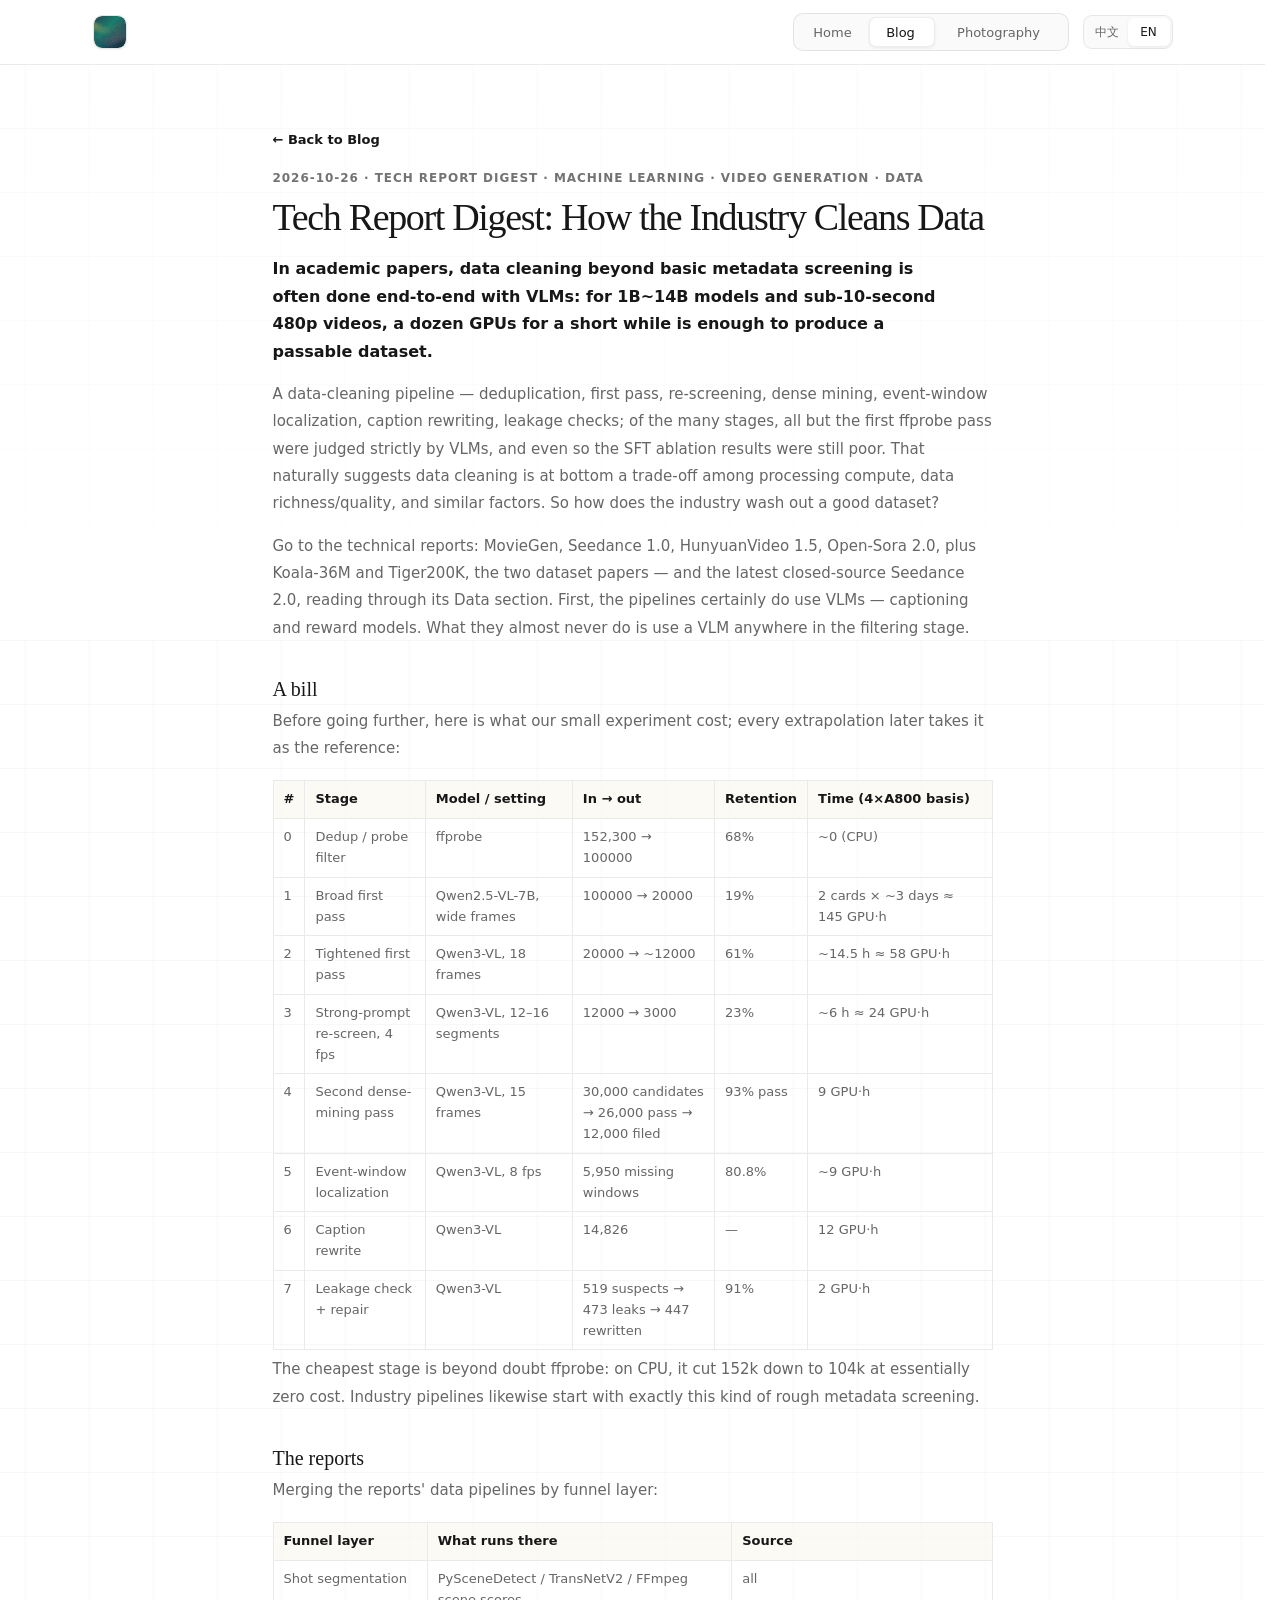
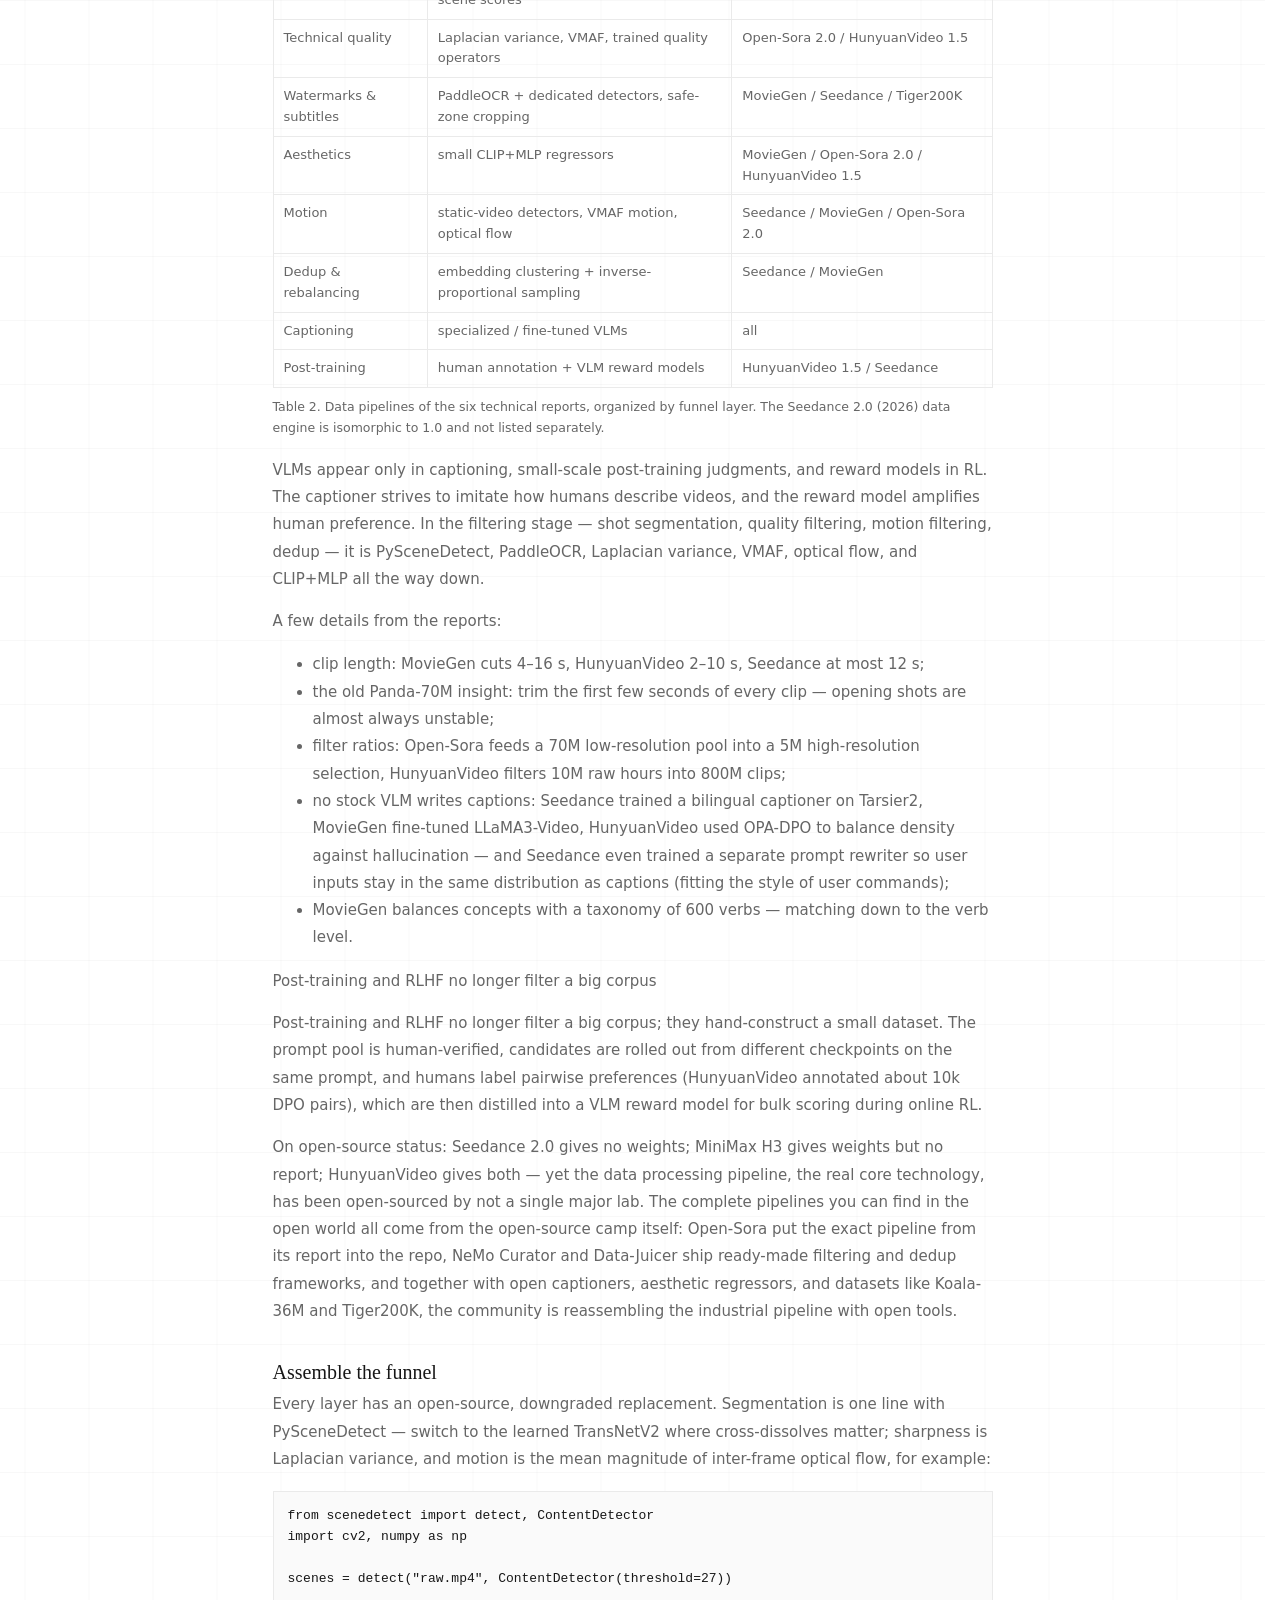
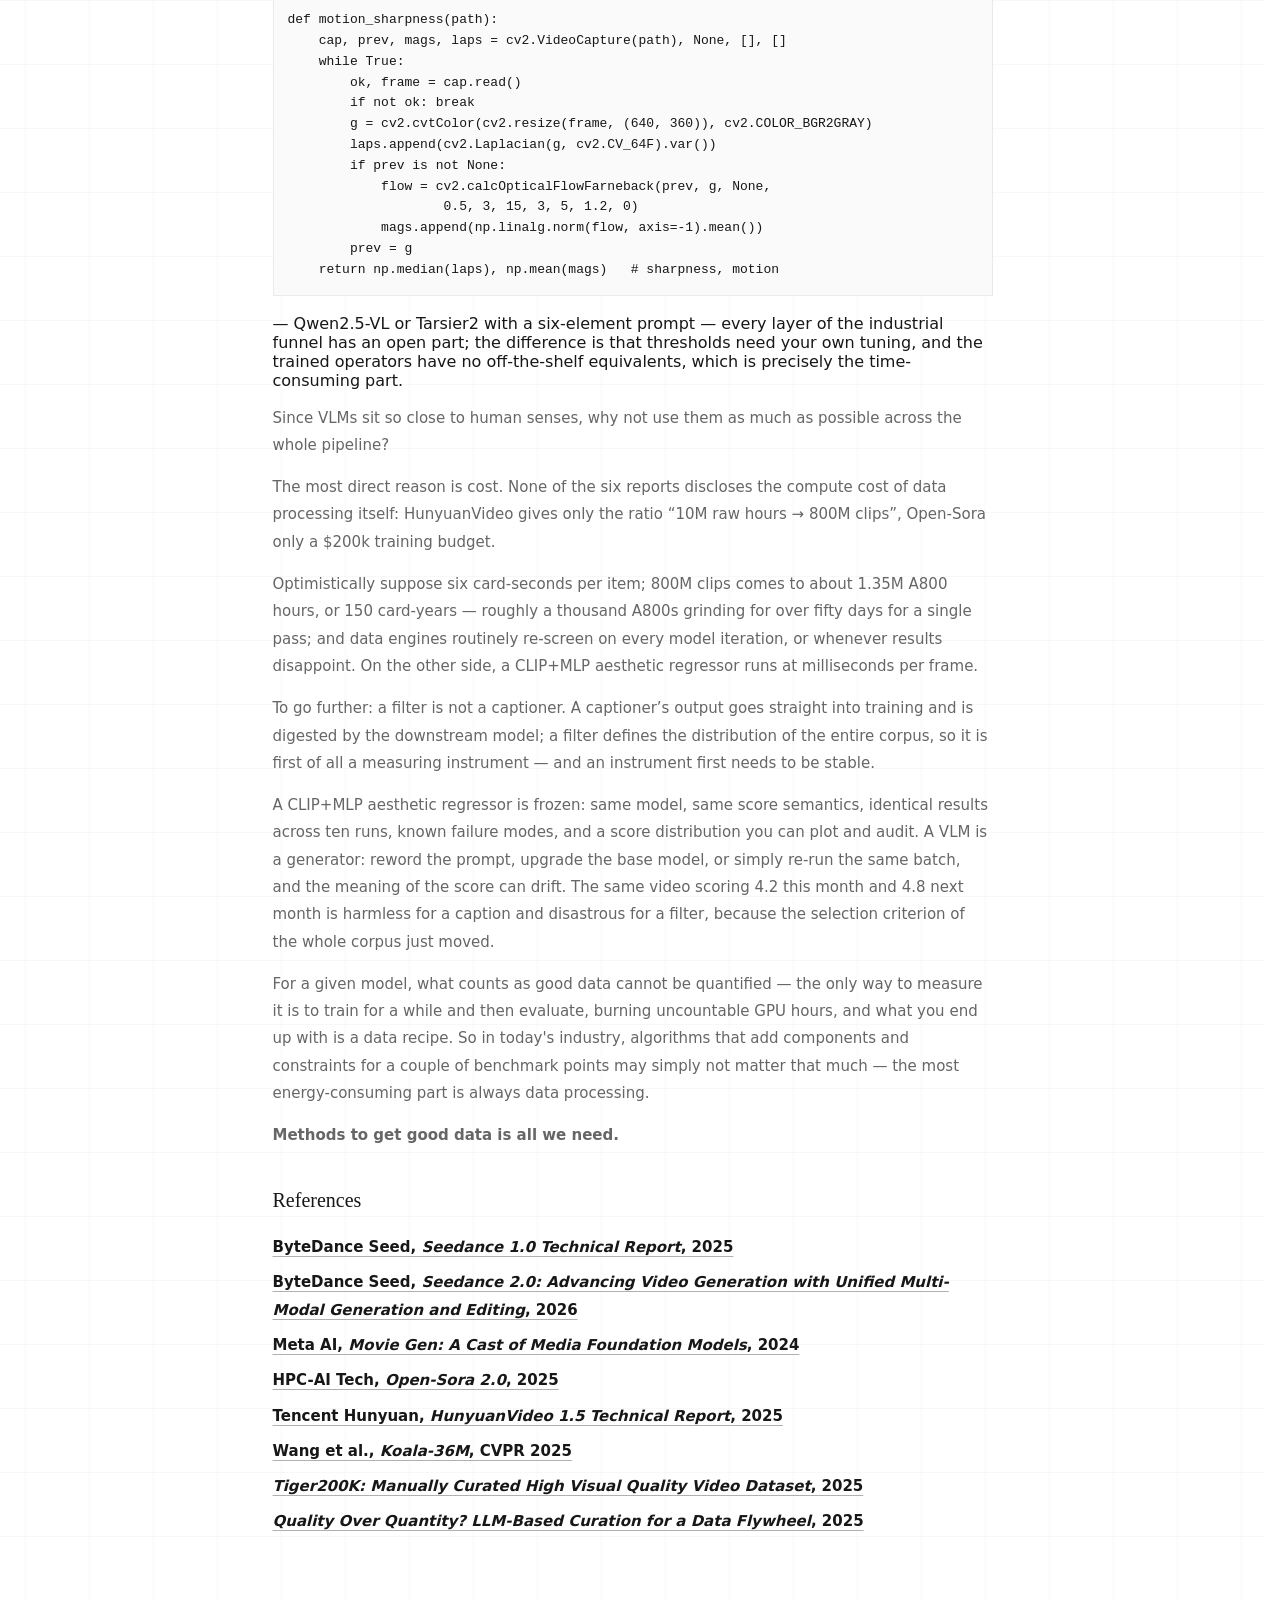
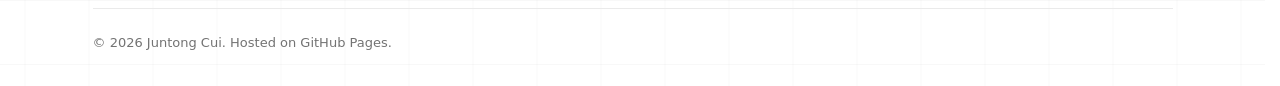
<file: vlm-data-cleaning.html>
<!doctype html>
<html lang="en">
<head>
  <meta charset="utf-8">
  <meta name="viewport" content="width=device-width, initial-scale=1">
  <meta name="description" content="一次全程 VLM 的洗数据经历，加上六份前沿技术报告的精读：为什么大厂的过滤段零 VLM。">
  <link rel="icon" href="favicon.svg" type="image/svg+xml">
  <title>技术报告漫读：工业界怎么洗数据 · 崔君同</title>
  <style>
    :root { color-scheme:light; --paper:#f4f4f2; --paper-soft:#fbfbfa; --ink:#1f1e1b; --muted:#5f5a52; --line:#d8cbb8; --clay:#b85c38; --clay-dark:#873f2b; --blue:#526b7c; --sans:Inter,ui-sans-serif,system-ui,-apple-system,BlinkMacSystemFont,"Segoe UI","Noto Sans SC",sans-serif; --serif:Georgia,"Times New Roman","Songti SC",serif; --mono:ui-monospace,SFMono-Regular,Menlo,Consolas,"Courier New",monospace; }
    * { box-sizing:border-box; } html { scroll-behavior:smooth; } body { margin:0; min-height:100vh; background:var(--paper); color:var(--ink); font-family:var(--sans); } a { color:inherit; text-decoration-color:rgba(31,30,27,.35); text-decoration-thickness:1px; text-underline-offset:4px; } a:hover { color:var(--clay-dark); } button { font:inherit; }
    .site-shell { width:min(940px,calc(100% - 40px)); margin:0 auto; } .topbar { position:sticky; top:0; z-index:20; background:rgba(244,244,242,.88); backdrop-filter:blur(16px); } .topbar-inner { width:min(940px,calc(100% - 40px)); min-height:56px; margin:0 auto; display:flex; align-items:center; justify-content:space-between; gap:18px; }
    .brand { display:inline-flex; align-items:center; gap:11px; color:var(--ink); text-decoration:none; } .brand-mark { width:28px; height:28px; display:grid; place-items:center; background:var(--ink); color:var(--paper); font-family:var(--serif); font-size:16px; } .brand span:last-child { font-size:15px; font-weight:680; }
    .nav-actions,.site-nav { display:flex; align-items:center; } .nav-actions { gap:18px; } .site-nav { gap:20px; color:var(--muted); font-size:13px; } .site-nav a { text-decoration:none; } .site-nav a[aria-current="page"] { color:var(--ink); font-weight:650; }
    .language-switch { display:grid; grid-template-columns:repeat(2,1fr); width:104px; padding:3px; border:1px solid var(--line); background:#e8e8e4; } .language-switch button { min-height:28px; border:0; background:transparent; color:var(--muted); cursor:pointer; } .language-switch button.is-active { background:var(--ink); color:var(--paper); }
    .article { width:min(760px,100%); padding:34px 0 56px; animation:riseIn .92s cubic-bezier(.16,1,.3,1) both; } .back-link { display:inline-flex; margin-bottom:24px; color:var(--blue); font-size:13px; font-weight:650; text-decoration:none; } .article-meta { color:var(--clay-dark); font-size:12px; font-weight:760; letter-spacing:.08em; text-transform:uppercase; }
    h1,h2,p { margin-top:0; } h1 { margin:10px 0 16px; font-family:var(--serif); font-size:clamp(28px,4vw,38px); font-weight:500; line-height:1.16; } h2 { margin:34px 0 6px; font-family:var(--serif); font-size:20px; font-weight:500; line-height:1.3; } p,li { color:var(--muted); font-size:15px; line-height:1.82; } .lead { color:var(--ink); font-size:16px; font-weight:600; line-height:1.72; }
    .note { margin:18px 0; padding:14px 16px; border-left:3px solid var(--clay); background:rgba(251,248,242,.72); color:var(--ink); font-size:14px; line-height:1.78; } .references-title { margin:32px 0 10px; color:var(--ink); font-family:var(--serif); font-size:20px; } .paper-list { display:grid; gap:8px; padding-left:0; list-style:none; } .paper-list a { color:var(--clay-dark); font-weight:650; } .footer { padding:26px 0 36px; color:var(--muted); font-size:13px; }
    .table-wrap { overflow-x:auto; margin:18px 0 6px; } .data-table { width:100%; border-collapse:collapse; font-size:13px; } .data-table th,.data-table td { padding:8px 10px; border:1px solid var(--line); text-align:left; vertical-align:top; line-height:1.6; } .data-table th { background:rgba(251,248,242,.72); color:var(--ink); font-weight:650; white-space:nowrap; } .data-table td { color:var(--muted); font-variant-numeric:tabular-nums; } .table-note { margin:8px 0 18px; color:var(--muted); font-size:12.5px; line-height:1.7; } code,pre { font-family:var(--mono); font-size:13px; } pre { overflow:auto; padding:14px; border:1px solid var(--line); background:var(--paper-soft); line-height:1.6; margin:18px 0; }
    @keyframes riseIn { from { opacity:0; transform:translateY(16px); } to { opacity:1; transform:translateY(0); } } [data-lang-content][hidden] { display:none; }
    @media (prefers-reduced-motion:reduce) { *,*::before,*::after { animation-duration:.01ms!important; transition-duration:.01ms!important; } } @media (max-width:560px) { .site-shell,.topbar-inner { width:min(100% - 28px,940px); } .topbar-inner { flex-direction:column; padding:12px 0; align-items:flex-start; } .nav-actions { width:100%; justify-content:space-between; gap:10px; } .site-nav { gap:14px; } }
  </style>
  <link rel="stylesheet" href="site-polish.css?v=20260915-1">
  <script defer src="site-polish.js?v=20260915-1"></script>
</head>
<body data-page="blog">
  <header class="topbar"><div class="topbar-inner">
    <a class="brand" href="index.html" aria-label="Juntong Cui home"><span class="brand-mark">C</span><span data-i18n="brand"></span></a>
    <div class="nav-actions"><nav class="site-nav" aria-label="Primary navigation"><a href="index.html" data-i18n="navHome"></a><a href="blog.html" aria-current="page" data-i18n="navBlog"></a><a href="photography.html" data-i18n="navPhotography"></a></nav><div class="language-switch" aria-label="Language switch"><button type="button" data-lang="zh">中文</button><button type="button" data-lang="en">EN</button></div></div>
  </div></header>

  <main class="site-shell">
    <article class="article" data-lang-content="zh" hidden>
      <a class="back-link" href="blog.html">← 返回博客</a>
      <div class="article-meta">2026-10-26 · 技术报告漫读 · 机器学习 · 视频生成 · 数据</div>
      <h1>技术报告漫读：工业界怎么洗数据</h1>
      <p class="lead">在学界论文中，洗数据除了规格筛选外常常全程 VLM：对于 1B~14B 的小模型与十秒内的 480P 视频，只需要十几张卡较短时间内就能跑出一个差强人意的数据集。</p>

      <p>一道洗数据 pipe，去重、初筛、重筛、富矿挖掘、事件窗定位，到 caption 重写与泄漏校验，多道工序除了第一道 ffprobe，其余全部由 VLM 严格出判决，做 SFT ablation 的效果仍然很不好。数据清洗本质上是个处理数据算力、数据丰富程度/质量等因素的 Tradeoff，工业界是如何洗出一份好的数据集的？</p>

      <p>翻阅技术报告：MovieGen、Seedance 1.0、HunyuanVideo 1.5、Open-Sora 2.0，加上专门讲数据集的 Koala-36M 和 Tiger200K，还有最新的闭源 Seedance 2.0，精读一遍 Data 部分。首先管线里的确有 VLM——caption 和奖励模型。而过滤段从头到尾几乎没有用 VLM。</p>

      <h2>一份账单</h2>

      <p>在展开之前，先看看我们小实验的消耗，后面所有的外推都要以其为参考：</p>

      <div class="table-wrap">
        <table class="data-table">
          <thead><tr><th>#</th><th>工序</th><th>模型 / 口径</th><th>进 → 出</th><th>留存率</th><th>耗时（4×A800 基准）</th></tr></thead>
          <tbody>
            <tr><td>0</td><td>去重 / 探针过滤</td><td>ffprobe</td><td>152,300 → 100000</td><td>68%</td><td>~0（CPU）</td></tr>
            <tr><td>1</td><td>宽定义初筛</td><td>Qwen2.5-VL-7B，宽帧</td><td>100000 → 20000</td><td>19%</td><td>2 卡 × ~3 天 ≈ 145 GPU·h</td></tr>
            <tr><td>2</td><td>收紧初筛</td><td>Qwen3-VL，18 帧</td><td>20000 → ~12000</td><td>61%</td><td>~14.5 h ≈ 58 GPU·h</td></tr>
            <tr><td>3</td><td>4fps 强 prompt 重筛</td><td>Qwen3-VL，12–16 段</td><td>12000 → 3000</td><td>23%</td><td>~6 h ≈ 24 GPU·h</td></tr>
            <tr><td>4</td><td>富矿再挖掘</td><td>Qwen3-VL，15 帧</td><td>30,000 候选 → 26,000 pass → 12,000 入档</td><td>93% pass</td><td>9 GPU·h</td></tr>
            <tr><td>5</td><td>事件窗定位</td><td>Qwen3-VL，8fps</td><td>5,950 个缺窗</td><td>80.8%</td><td>~9 GPU·h</td></tr>
            <tr><td>6</td><td>caption 重写</td><td>Qwen3-VL</td><td>14,826</td><td>—</td><td>12 GPU·h</td></tr>
            <tr><td>7</td><td>泄漏校验 + 修复</td><td>Qwen3-VL</td><td>519 嫌疑 → 473 判泄漏 → 447 重写</td><td>91%</td><td>2 GPU·h</td></tr>
          </tbody>
        </table>
      </div>

      <p>其中最便宜的一道工序毫无疑问是 ffprobe：在 CPU 上把 15.2 万条砍到 10.4 万，成本约等于零。业界 pipe 最开始也是进行规格粗糙筛选。</p>

      <h2>技术报告</h2>

      <p>把报告的数据管线按漏斗层归并，大致如下：</p>

      <div class="table-wrap">
        <table class="data-table">
          <thead><tr><th>漏斗层</th><th>用什么</th><th>出处</th></tr></thead>
          <tbody>
            <tr><td>镜头切分</td><td>PySceneDetect / TransNetV2 / FFmpeg 场景分数</td><td>all</td></tr>
            <tr><td>技术质量</td><td>Laplacian 方差、VMAF、专训质量 operator</td><td>Open-Sora 2.0 / HunyuanVideo 1.5</td></tr>
            <tr><td>水印与字幕</td><td>PaddleOCR + 专用检测器，安全区裁剪</td><td>MovieGen / Seedance / Tiger200K</td></tr>
            <tr><td>美学</td><td>CLIP+MLP 小回归器</td><td>MovieGen / Open-Sora 2.0 / HunyuanVideo 1.5</td></tr>
            <tr><td>运动</td><td>静态检测器、VMAF motion、光流</td><td>Seedance / MovieGen / Open-Sora 2.0</td></tr>
            <tr><td>去重与配比</td><td>embedding 聚类 + 反比采样</td><td>Seedance / MovieGen</td></tr>
            <tr><td>Caption</td><td>专训 / 微调 VLM</td><td>all</td></tr>
            <tr><td>后训练</td><td>人工标注 + VLM 奖励模型</td><td>HunyuanVideo 1.5 / Seedance</td></tr>
          </tbody>
        </table>
      </div>
      <p class="table-note">表 2｜六份技术报告的数据管线，按漏斗层级归纳。Seedance 2.0（2026）的数据引擎与 1.0 同构，未单列。</p>

      <p>VLM 只出现在 caption、后训练的小规模判断，以及 RL 阶段的奖励模型。captioner 力求贴近人类写描述的方式，奖励模型放大人类的偏好判断。而在过滤段，也即镜头切分、质量过滤、运动过滤、去重这一段，清一色是 PySceneDetect、PaddleOCR、Laplacian 方差、VMAF、光流、CLIP+MLP 这些工具和小模型。</p>



      <p>关于报告中的一些细节：</p>

      <ul>
        <li>clip 长度：MovieGen 切 4–16 秒、HunyuanVideo 2–10 秒、Seedance 不超过 12 秒；</li>
        <li>Panda-70M 时代的老洞察：每个 clip 掐掉开头几秒，开头镜头几乎总是不稳的；</li>
        <li>过滤比例：Open-Sora 7000 万条低分辨率池喂出 500 万条高分辨率精选，HunyuanVideo 从 1000 万小时筛到 8 亿 clip；</li>
        <li>caption 无一裸用通用 VLM：Seedance 在 Tarsier2 上专训双语 captioner，MovieGen 微调 LLaMA3-Video，HunyuanVideo 用 OPA-DPO 平衡描述密度与幻觉，Seedance 甚至单独训了 prompt 改写器，保证用户输入和 caption 同分布（拟合用户命令的风格）；</li>
        <li>MovieGen 用一套 600 个动词的词表做概念配比，配比精细到动词级别。</li>
      </ul>

      <p>后训练和 RLHF 不再是过滤大池子，而是人工构造小数据集。prompt 池人工验证，候选由不同 checkpoint 对同一 prompt 滚出，让人来做成对标注（HunyuanVideo 标了约 1 万对 DPO），最后把这 1 万对人类偏好蒸馏成 VLM 奖励模型供在线 RL 批量打分。</p>

      <p>关于开源状态，Seedance 2.0 无权重，MiniMax H3 给权重不给报告，HunyuanVideo 报告权重都给了——但把数据处理管线这一真正的核心科技开源出来的一家大厂都没有。开源世界能找到的完整管线全部来自开源阵营：Open-Sora 把报告里的管线原样放进 repo，NeMo Curator 和 Data-Juicer 提供现成的过滤去重框架，再配上开源的 captioner、美学回归器和 Koala-36M、Tiger200K 这样的数据集，社区是拿开源工具复现工业 pipe。</p>
      <h2>拼漏斗</h2>

      <p>每一层都有开源下位替代物。切分用 PySceneDetect 一行，转场敏感的场景换学习式的 TransNetV2；清晰度是 Laplacian 方差，运动是相邻帧光流的平均幅值，如：</p>

      <pre><code>from scenedetect import detect, ContentDetector
import cv2, numpy as np

scenes = detect("raw.mp4", ContentDetector(threshold=27))

def motion_sharpness(path):
    cap, prev, mags, laps = cv2.VideoCapture(path), None, [], []
    while True:
        ok, frame = cap.read()
        if not ok: break
        g = cv2.cvtColor(cv2.resize(frame, (640, 360)), cv2.COLOR_BGR2GRAY)
        laps.append(cv2.Laplacian(g, cv2.CV_64F).var())
        if prev is not None:
            flow = cv2.calcOpticalFlowFarneback(prev, g, None,
                    0.5, 3, 15, 3, 5, 1.2, 0)
            mags.append(np.linalg.norm(flow, axis=-1).mean())
        prev = g
    return np.median(laps), np.mean(mags)   # 清晰度、运动幅度</code></pre>

      Qwen2.5-VL 或 Tarsier2 按六要素写 prompt——工业漏斗的每一层都有开源件，区别只在阈值要自己调、专训的 operator 没有现成的，这恰恰是最花时间的部分。</p>

      <p>既然 VLM 可以靠近人类感官，为什么不在全流程尽量多用？</p>


      <p>最直接是贵。六份报告没有一个披露数据处理本身的算力开销：HunyuanVideo 只给了「1000 万小时原始视频 → 8 亿 clip」的比例，Open-Sora 只给了 20 万美元的模型训练成本。</p>

      <p>若乐观设每条 6 卡秒，8 亿 clip，约 135 万 A800 小时，折合 150 卡年，即约一千张 A800 跑六十天才筛一遍



      <p>进一步地，过滤器和 captioner 不一样：captioner 的输出直接进训练，好坏由下游模型消化；过滤器定义的是整个语料的分布，所以它首先得是一件量具，量具首先需要稳定。</p>

      <p>CLIP+MLP 美学回归器是完全冻结的：同一个模型同一个分数语义，跑十遍结果一致，分数分布可以画出来审计。VLM 则是生成器：prompt 换个措辞、甚至同一批数据重跑一遍，分数的含义都可能漂移。</p>




      <p>对于一个模型，什么是好数据无法量化，唯一的测法是拿去训练到一定程度再 evaluate，烧掉无法计量的卡时，最后得到数据配比 recipe。所以在现在的工业界，加组件、加约束提升几个点的算法也许根本没那么重要，最花精力的永远是处理数据部分。</p>
      <p><strong>Methods to get good data is all we need.</strong></p>








      <p class="references-title">参考资料</p>
      <ul class="paper-list">
        <li><a href="https://arxiv.org/abs/2506.09113" target="_blank" rel="noreferrer">ByteDance Seed, <em>Seedance 1.0 Technical Report</em>, 2025</a></li>
        <li><a href="https://arxiv.org/abs/2604.14148" target="_blank" rel="noreferrer">ByteDance Seed, <em>Seedance 2.0: Advancing Video Generation with Unified Multi-Modal Generation and Editing</em>, 2026</a></li>
        <li><a href="https://arxiv.org/abs/2410.13720" target="_blank" rel="noreferrer">Meta AI, <em>Movie Gen: A Cast of Media Foundation Models</em>, 2024</a></li>
        <li><a href="https://arxiv.org/abs/2503.09642" target="_blank" rel="noreferrer">HPC-AI Tech, <em>Open-Sora 2.0</em>, 2025</a></li>
        <li><a href="https://arxiv.org/abs/2511.18870" target="_blank" rel="noreferrer">Tencent Hunyuan, <em>HunyuanVideo 1.5 Technical Report</em>, 2025</a></li>
        <li><a href="https://arxiv.org/abs/2410.08260" target="_blank" rel="noreferrer">Wang et al., <em>Koala-36M</em>, CVPR 2025</a></li>
        <li><a href="https://arxiv.org/abs/2504.15182" target="_blank" rel="noreferrer"><em>Tiger200K: Manually Curated High Visual Quality Video Dataset</em>, 2025</a></li>
        <li><a href="https://arxiv.org/abs/2503.09205" target="_blank" rel="noreferrer"><em>Quality Over Quantity? LLM-Based Curation for a Data Flywheel</em>, 2025</a></li>
      </ul>
    </article>

    <article class="article" data-lang-content="en">
      <a class="back-link" href="blog.html">← Back to Blog</a>
      <div class="article-meta">2026-10-26 · Tech Report Digest · Machine Learning · Video Generation · Data</div>
      <h1>Tech Report Digest: How the Industry Cleans Data</h1>
      <p class="lead">In academic papers, data cleaning beyond basic metadata screening is often done end-to-end with VLMs: for 1B~14B models and sub-10-second 480p videos, a dozen GPUs for a short while is enough to produce a passable dataset.</p>

      <p>A data-cleaning pipeline — deduplication, first pass, re-screening, dense mining, event-window localization, caption rewriting, leakage checks; of the many stages, all but the first ffprobe pass were judged strictly by VLMs, and even so the SFT ablation results were still poor. That naturally suggests data cleaning is at bottom a trade-off among processing compute, data richness/quality, and similar factors. So how does the industry wash out a good dataset?</p>

      <p>Go to the technical reports: MovieGen, Seedance 1.0, HunyuanVideo 1.5, Open-Sora 2.0, plus Koala-36M and Tiger200K, the two dataset papers — and the latest closed-source Seedance 2.0, reading through its Data section. First, the pipelines certainly do use VLMs — captioning and reward models. What they almost never do is use a VLM anywhere in the filtering stage.</p>

      <h2>A bill</h2>

      <p>Before going further, here is what our small experiment cost; every extrapolation later takes it as the reference:</p>

      <div class="table-wrap">
        <table class="data-table">
          <thead><tr><th>#</th><th>Stage</th><th>Model / setting</th><th>In → out</th><th>Retention</th><th>Time (4×A800 basis)</th></tr></thead>
          <tbody>
            <tr><td>0</td><td>Dedup / probe filter</td><td>ffprobe</td><td>152,300 → 100000</td><td>68%</td><td>~0 (CPU)</td></tr>
            <tr><td>1</td><td>Broad first pass</td><td>Qwen2.5-VL-7B, wide frames</td><td>100000 → 20000</td><td>19%</td><td>2 cards × ~3 days ≈ 145 GPU·h</td></tr>
            <tr><td>2</td><td>Tightened first pass</td><td>Qwen3-VL, 18 frames</td><td>20000 → ~12000</td><td>61%</td><td>~14.5 h ≈ 58 GPU·h</td></tr>
            <tr><td>3</td><td>Strong-prompt re-screen, 4 fps</td><td>Qwen3-VL, 12–16 segments</td><td>12000 → 3000</td><td>23%</td><td>~6 h ≈ 24 GPU·h</td></tr>
            <tr><td>4</td><td>Second dense-mining pass</td><td>Qwen3-VL, 15 frames</td><td>30,000 candidates → 26,000 pass → 12,000 filed</td><td>93% pass</td><td>9 GPU·h</td></tr>
            <tr><td>5</td><td>Event-window localization</td><td>Qwen3-VL, 8 fps</td><td>5,950 missing windows</td><td>80.8%</td><td>~9 GPU·h</td></tr>
            <tr><td>6</td><td>Caption rewrite</td><td>Qwen3-VL</td><td>14,826</td><td>—</td><td>12 GPU·h</td></tr>
            <tr><td>7</td><td>Leakage check + repair</td><td>Qwen3-VL</td><td>519 suspects → 473 leaks → 447 rewritten</td><td>91%</td><td>2 GPU·h</td></tr>
          </tbody>
        </table>
      </div>

      <p>The cheapest stage is beyond doubt ffprobe: on CPU, it cut 152k down to 104k at essentially zero cost. Industry pipelines likewise start with exactly this kind of rough metadata screening.</p>

      <h2>The reports</h2>

      <p>Merging the reports' data pipelines by funnel layer:</p>

      <div class="table-wrap">
        <table class="data-table">
          <thead><tr><th>Funnel layer</th><th>What runs there</th><th>Source</th></tr></thead>
          <tbody>
            <tr><td>Shot segmentation</td><td>PySceneDetect / TransNetV2 / FFmpeg scene scores</td><td>all</td></tr>
            <tr><td>Technical quality</td><td>Laplacian variance, VMAF, trained quality operators</td><td>Open-Sora 2.0 / HunyuanVideo 1.5</td></tr>
            <tr><td>Watermarks &amp; subtitles</td><td>PaddleOCR + dedicated detectors, safe-zone cropping</td><td>MovieGen / Seedance / Tiger200K</td></tr>
            <tr><td>Aesthetics</td><td>small CLIP+MLP regressors</td><td>MovieGen / Open-Sora 2.0 / HunyuanVideo 1.5</td></tr>
            <tr><td>Motion</td><td>static-video detectors, VMAF motion, optical flow</td><td>Seedance / MovieGen / Open-Sora 2.0</td></tr>
            <tr><td>Dedup &amp; rebalancing</td><td>embedding clustering + inverse-proportional sampling</td><td>Seedance / MovieGen</td></tr>
            <tr><td>Captioning</td><td>specialized / fine-tuned VLMs</td><td>all</td></tr>
            <tr><td>Post-training</td><td>human annotation + VLM reward models</td><td>HunyuanVideo 1.5 / Seedance</td></tr>
          </tbody>
        </table>
      </div>
      <p class="table-note">Table 2. Data pipelines of the six technical reports, organized by funnel layer. The Seedance 2.0 (2026) data engine is isomorphic to 1.0 and not listed separately.</p>

      <p>VLMs appear only in captioning, small-scale post-training judgments, and reward models in RL. The captioner strives to imitate how humans describe videos, and the reward model amplifies human preference. In the filtering stage — shot segmentation, quality filtering, motion filtering, dedup — it is PySceneDetect, PaddleOCR, Laplacian variance, VMAF, optical flow, and CLIP+MLP all the way down.</p>



      <p>A few details from the reports:</p>

      <ul>
        <li>clip length: MovieGen cuts 4–16 s, HunyuanVideo 2–10 s, Seedance at most 12 s;</li>
        <li>the old Panda-70M insight: trim the first few seconds of every clip — opening shots are almost always unstable;</li>
        <li>filter ratios: Open-Sora feeds a 70M low-resolution pool into a 5M high-resolution selection, HunyuanVideo filters 10M raw hours into 800M clips;</li>
        <li>no stock VLM writes captions: Seedance trained a bilingual captioner on Tarsier2, MovieGen fine-tuned LLaMA3-Video, HunyuanVideo used OPA-DPO to balance density against hallucination — and Seedance even trained a separate prompt rewriter so user inputs stay in the same distribution as captions (fitting the style of user commands);</li>
        <li>MovieGen balances concepts with a taxonomy of 600 verbs — matching down to the verb level.</li>
      </ul>

      <p>Post-training and RLHF no longer filter a big corpus      <p>Post-training and RLHF no longer filter a big corpus; they hand-construct a small dataset. The prompt pool is human-verified, candidates are rolled out from different checkpoints on the same prompt, and humans label pairwise preferences (HunyuanVideo annotated about 10k DPO pairs), which are then distilled into a VLM reward model for bulk scoring during online RL.</p>

      <p>On open-source status: Seedance 2.0 gives no weights; MiniMax H3 gives weights but no report; HunyuanVideo gives both — yet the data processing pipeline, the real core technology, has been open-sourced by not a single major lab. The complete pipelines you can find in the open world all come from the open-source camp itself: Open-Sora put the exact pipeline from its report into the repo, NeMo Curator and Data-Juicer ship ready-made filtering and dedup frameworks, and together with open captioners, aesthetic regressors, and datasets like Koala-36M and Tiger200K, the community is reassembling the industrial pipeline with open tools.</p>
      <h2>Assemble the funnel</h2>

      <p>Every layer has an open-source, downgraded replacement. Segmentation is one line with PySceneDetect — switch to the learned TransNetV2 where cross-dissolves matter; sharpness is Laplacian variance, and motion is the mean magnitude of inter-frame optical flow, for example:</p>

      <pre><code>from scenedetect import detect, ContentDetector
import cv2, numpy as np

scenes = detect("raw.mp4", ContentDetector(threshold=27))

def motion_sharpness(path):
    cap, prev, mags, laps = cv2.VideoCapture(path), None, [], []
    while True:
        ok, frame = cap.read()
        if not ok: break
        g = cv2.cvtColor(cv2.resize(frame, (640, 360)), cv2.COLOR_BGR2GRAY)
        laps.append(cv2.Laplacian(g, cv2.CV_64F).var())
        if prev is not None:
            flow = cv2.calcOpticalFlowFarneback(prev, g, None,
                    0.5, 3, 15, 3, 5, 1.2, 0)
            mags.append(np.linalg.norm(flow, axis=-1).mean())
        prev = g
    return np.median(laps), np.mean(mags)   # sharpness, motion</code></pre>

       — Qwen2.5-VL or Tarsier2 with a six-element prompt — every layer of the industrial funnel has an open part; the difference is that thresholds need your own tuning, and the trained operators have no off-the-shelf equivalents, which is precisely the time-consuming part.</p>

      <p>Since VLMs sit so close to human senses, why not use them as much as possible across the whole pipeline?</p>


      <p>The most direct reason is cost. None of the six reports discloses the compute cost of data processing itself: HunyuanVideo gives only the ratio “10M raw hours → 800M clips”, Open-Sora only a $200k training budget.</p>

      <p>Optimistically suppose six card-seconds per item; 800M clips comes to about 1.35M A800 hours, or 150 card-years — roughly a thousand A800s grinding for over fifty days for a single pass; and data engines routinely re-screen on every model iteration, or whenever results disappoint. On the other side, a CLIP+MLP aesthetic regressor runs at milliseconds per frame.</p>



      <p>To go further: a filter is not a captioner. A captioner’s output goes straight into training and is digested by the downstream model; a filter defines the distribution of the entire corpus, so it is first of all a measuring instrument — and an instrument first needs to be stable.</p>

      <p>A CLIP+MLP aesthetic regressor is frozen: same model, same score semantics, identical results across ten runs, known failure modes, and a score distribution you can plot and audit. A VLM is a generator: reword the prompt, upgrade the base model, or simply re-run the same batch, and the meaning of the score can drift. The same video scoring 4.2 this month and 4.8 next month is harmless for a caption and disastrous for a filter, because the selection criterion of the whole corpus just moved.</p>




      <p>For a given model, what counts as good data cannot be quantified — the only way to measure it is to train for a while and then evaluate, burning uncountable GPU hours, and what you end up with is a data recipe. So in today's industry, algorithms that add components and constraints for a couple of benchmark points may simply not matter that much — the most energy-consuming part is always data processing.</p>
      <p><strong>Methods to get good data is all we need.</strong></p>








      <p class="references-title">References</p>
      <ul class="paper-list">
        <li><a href="https://arxiv.org/abs/2506.09113" target="_blank" rel="noreferrer">ByteDance Seed, <em>Seedance 1.0 Technical Report</em>, 2025</a></li>
        <li><a href="https://arxiv.org/abs/2604.14148" target="_blank" rel="noreferrer">ByteDance Seed, <em>Seedance 2.0: Advancing Video Generation with Unified Multi-Modal Generation and Editing</em>, 2026</a></li>
        <li><a href="https://arxiv.org/abs/2410.13720" target="_blank" rel="noreferrer">Meta AI, <em>Movie Gen: A Cast of Media Foundation Models</em>, 2024</a></li>
        <li><a href="https://arxiv.org/abs/2503.09642" target="_blank" rel="noreferrer">HPC-AI Tech, <em>Open-Sora 2.0</em>, 2025</a></li>
        <li><a href="https://arxiv.org/abs/2511.18870" target="_blank" rel="noreferrer">Tencent Hunyuan, <em>HunyuanVideo 1.5 Technical Report</em>, 2025</a></li>
        <li><a href="https://arxiv.org/abs/2410.08260" target="_blank" rel="noreferrer">Wang et al., <em>Koala-36M</em>, CVPR 2025</a></li>
        <li><a href="https://arxiv.org/abs/2504.15182" target="_blank" rel="noreferrer"><em>Tiger200K: Manually Curated High Visual Quality Video Dataset</em>, 2025</a></li>
        <li><a href="https://arxiv.org/abs/2503.09205" target="_blank" rel="noreferrer"><em>Quality Over Quantity? LLM-Based Curation for a Data Flywheel</em>, 2025</a></li>
      </ul>
    </article>
  </main>

  <footer class="site-shell footer"><span data-i18n="footerNote"></span></footer>
  <script>
    const translations = {
      zh: { title:"技术报告漫读：工业界怎么洗数据 · 崔君同", brand:"崔君同", navHome:"主页", navBlog:"博客", navPhotography:"摄影", footerNote:"© 2026 崔君同。本站托管于 GitHub Pages。" },
      en: { title:"Tech Report Digest: How the Industry Cleans Data · Juntong Cui", brand:"Juntong Cui", navHome:"Home", navBlog:"Blog", navPhotography:"Photography", footerNote:"© 2026 Juntong Cui. Hosted on GitHub Pages." }
    };
    const savedLang = localStorage.getItem("site-language");
    const initialLang = savedLang || "en";
    function applyLanguage(lang) {
      const dict = translations[lang] || translations.zh;
      document.documentElement.lang = lang === "zh" ? "zh-CN" : "en";
      document.title = dict.title;
      document.querySelectorAll("[data-i18n]").forEach((node) => { node.textContent = dict[node.getAttribute("data-i18n")] || ""; });
      document.querySelectorAll("[data-lang-content]").forEach((node) => { node.hidden = node.dataset.langContent !== lang; });
      document.querySelectorAll("[data-lang]").forEach((button) => { button.classList.toggle("is-active", button.dataset.lang === lang); button.setAttribute("aria-pressed", String(button.dataset.lang === lang)); });
      localStorage.setItem("site-language", lang);
    }
    document.querySelectorAll("[data-lang]").forEach((button) => button.addEventListener("click", () => applyLanguage(button.dataset.lang)));
    applyLanguage(initialLang);
  </script>
</body>
</html>
</file>
<file: site-polish.css>
:root {
  --ease-out-expo: cubic-bezier(.16, 1, .3, 1);
}

html {
  scrollbar-gutter: stable;
}

body {
  -webkit-font-smoothing: antialiased;
  text-rendering: optimizeLegibility;
}

::selection {
  background: rgba(184, 92, 56, .18);
}

a {
  transition: color .2s ease, text-decoration-color .2s ease, opacity .2s ease;
}

button,
a {
  -webkit-tap-highlight-color: transparent;
}

:where(a, button):focus-visible {
  outline: 2px solid var(--clay);
  outline-offset: 4px;
}

.topbar {
  border: 0;
  background: rgba(244, 244, 242, .82);
  backdrop-filter: blur(18px) saturate(130%);
  -webkit-backdrop-filter: blur(18px) saturate(130%);
}

.topbar-inner {
  min-height: 58px;
}

.nav-actions {
  gap: 26px;
}

.brand {
  gap: 0;
}

.brand-mark {
  display: none;
}

.brand span:last-child {
  font-size: 14px;
  font-weight: 650;
}

.site-nav {
  --nav-home-width: 72px;
  --nav-blog-width: 64px;
  --nav-photography-width: 132px;
  position: relative;
  display: grid;
  grid-template-columns:
    var(--nav-home-width)
    var(--nav-blog-width)
    var(--nav-photography-width);
  width: 276px;
  gap: 0;
  padding: 3px;
  border: 1px solid rgba(31, 30, 27, .12);
  border-radius: 8px;
  background: rgba(31, 30, 27, .035);
  isolation: isolate;
}

html:lang(zh) .site-nav {
  --nav-home-width: calc(268px / 3);
  --nav-blog-width: calc(268px / 3);
  --nav-photography-width: calc(268px / 3);
}

.site-nav::before {
  content: "";
  position: absolute;
  top: 3px;
  bottom: 3px;
  left: 3px;
  z-index: -1;
  width: var(--nav-home-width);
  border-radius: 5px;
  background: rgba(251, 251, 250, .98);
  box-shadow: 0 1px 4px rgba(31, 30, 27, .1);
  transform: translate3d(0, 0, 0);
  transition:
    width .24s cubic-bezier(.22, 1, .36, 1),
    transform .24s cubic-bezier(.22, 1, .36, 1);
  will-change: transform;
}

body[data-page="blog"] .site-nav::before {
  width: var(--nav-blog-width);
  transform: translate3d(var(--nav-home-width), 0, 0);
}

body[data-page="photography"] .site-nav::before {
  width: var(--nav-photography-width);
  transform: translate3d(calc(var(--nav-home-width) + var(--nav-blog-width)), 0, 0);
}

html[data-nav-target="home"] .site-nav::before {
  width: var(--nav-home-width);
  transform: translate3d(0, 0, 0);
}

html[data-nav-target="blog"] .site-nav::before {
  width: var(--nav-blog-width);
  transform: translate3d(var(--nav-home-width), 0, 0);
}

html[data-nav-target="photography"] .site-nav::before {
  width: var(--nav-photography-width);
  transform: translate3d(calc(var(--nav-home-width) + var(--nav-blog-width)), 0, 0);
}

.site-nav a {
  position: relative;
  z-index: 1;
  display: grid;
  min-width: 0;
  min-height: 30px;
  place-items: center;
  overflow: hidden;
  padding: 0 8px;
  color: var(--muted);
  font-weight: 500;
  text-align: center;
  white-space: nowrap;
  transition: color .24s ease;
}

.site-nav a::after {
  content: none;
}

.site-nav a:hover,
.site-nav a[aria-current="page"] {
  color: var(--ink);
  font-weight: 500;
}

.language-switch {
  display: flex;
  grid-template-columns: none;
  width: auto;
  padding: 2px;
  border: 0;
  border-radius: 6px;
  background: rgba(31, 30, 27, .055);
}

.language-switch button {
  min-width: 42px;
  min-height: 28px;
  padding: 0 9px;
  border-radius: 4px;
  font-size: 12px;
  transition: color .2s ease, background-color .2s ease, box-shadow .2s ease;
}

.language-switch button.is-active {
  background: rgba(251, 251, 250, .96);
  color: var(--ink);
  box-shadow: 0 1px 3px rgba(31, 30, 27, .09);
}

.eyebrow {
  display: none !important;
}

.hero {
  padding-top: 46px;
}

.profile-photo {
  border-color: rgba(31, 30, 27, .12);
  border-radius: 4px;
  box-shadow: none;
}

.section {
  padding: 38px 0;
}

.timeline {
  gap: 6px;
}

.timeline-item {
  padding: 17px 0;
}

.page-head {
  padding-top: 46px;
}

.category-filter {
  gap: 22px;
  overflow-x: auto;
  padding: 14px 0 4px;
  scrollbar-width: none;
}

.category-filter::-webkit-scrollbar {
  display: none;
}

.category-filter button {
  min-height: 34px;
  flex: 0 0 auto;
  padding: 0;
  border: 0;
  border-bottom: 1px solid transparent;
  background: transparent;
  color: var(--muted);
  font-size: 13px;
}

.category-filter button:hover,
.category-filter button.is-active {
  border-color: var(--ink);
  background: transparent;
  color: var(--ink);
}

.post-list {
  padding-top: 20px;
}

.post-row {
  padding: 22px 0;
}

.post-row > div:last-child {
  transition: transform .48s var(--ease-out-expo);
}

.post-row:hover > div:last-child {
  transform: translateX(3px);
}

.post-title-link {
  text-decoration-color: transparent;
}

.post-title-link:hover {
  text-decoration-color: currentColor;
}

.post-source::after {
  content: "\2192";
  margin-left: 6px;
  transition: transform .42s var(--ease-out-expo);
}

.post-source:hover::after {
  transform: translateX(3px);
}

.article {
  width: min(720px, 100%);
  margin: 0 auto;
  padding-top: 46px;
}

.back-link {
  transition: transform .42s var(--ease-out-expo), color .2s ease;
}

.back-link:hover {
  transform: translateX(-3px);
}

.formula-block {
  border: 0;
  border-radius: 4px;
  background: rgba(31, 30, 27, .035);
}

.note {
  border-left-width: 2px;
  background: rgba(31, 30, 27, .025);
}

.article img,
.article figure img {
  border-radius: 3px;
}

.carousel-stage {
  border: 0;
  border-radius: 4px;
  background: rgba(31, 30, 27, .04);
  box-shadow: none;
}

.carousel-image {
  background: transparent;
}

.carousel-button,
.modal-button,
.modal-close {
  border: 1px solid rgba(31, 30, 27, .12);
  border-radius: 50%;
  background: rgba(244, 244, 242, .82);
  color: var(--ink);
  box-shadow: 0 5px 18px rgba(31, 30, 27, .1);
  opacity: .68;
  backdrop-filter: blur(12px) saturate(120%);
  -webkit-backdrop-filter: blur(12px) saturate(120%);
  transition: opacity .24s ease, background-color .24s ease, border-color .24s ease, transform .42s var(--ease-out-expo), box-shadow .24s ease;
}

.carousel-button {
  width: 38px;
  height: 38px;
}

.carousel-button.prev {
  left: 16px;
}

.carousel-button.next {
  right: 16px;
}

.carousel-button svg,
.modal-button svg,
.modal-close svg {
  width: 18px;
  height: 18px;
  display: block;
  fill: none;
  stroke: currentColor;
  stroke-width: 1.8;
  stroke-linecap: round;
  stroke-linejoin: round;
  pointer-events: none;
}

.modal-close svg {
  width: 17px;
  height: 17px;
}

.carousel-button:hover,
.modal-button:hover,
.modal-close:hover {
  border-color: rgba(31, 30, 27, .2);
  background: rgba(251, 251, 250, .96);
  color: var(--ink);
  opacity: 1;
  box-shadow: 0 7px 22px rgba(31, 30, 27, .14);
}

.carousel-stage:hover .carousel-button {
  opacity: .94;
}

.photo-card img {
  border: 0;
  border-radius: 3px;
}

.photo-card:hover img {
  border-color: transparent;
  box-shadow: 0 12px 34px rgba(31, 30, 27, .1);
}

.modal {
  background: rgba(20, 20, 19, .9);
  backdrop-filter: blur(7px);
  -webkit-backdrop-filter: blur(7px);
}

.footer {
  opacity: .82;
}

@media (max-width: 720px) {
  .topbar-inner {
    padding: 10px 0;
  }

  .nav-actions {
    gap: 12px;
  }

  .site-nav {
    --nav-home-width: 64px;
    --nav-blog-width: 56px;
    --nav-photography-width: 121px;
    width: 249px;
    gap: 0;
  }

  html:lang(zh) .site-nav {
    --nav-home-width: calc(241px / 3);
    --nav-blog-width: calc(241px / 3);
    --nav-photography-width: calc(241px / 3);
  }

  .site-nav a {
    padding: 0 6px;
    font-size: 12px;
  }

  .hero,
  .page-head,
  .article {
    padding-top: 34px;
  }

  .category-filter {
    gap: 18px;
  }
}

@media (hover: none) {
  .carousel-button,
  .modal-button,
  .modal-close {
    opacity: .9;
  }
}

@media (max-width: 360px) {
  .nav-actions {
    display: grid;
    grid-template-columns: 1fr;
    gap: 9px;
  }

  .site-nav {
    width: 100%;
  }

  .language-switch {
    justify-self: end;
  }
}

@media (prefers-reduced-motion: reduce) {
  .post-row:hover > div:last-child,
  .back-link:hover,
  .post-source:hover::after,
  .contact-link:hover,
  .photo-card:hover img {
    transform: none;
  }
}

/* Vercel-inspired monochrome surface system. */
:root {
  --paper: #ffffff;
  --paper-soft: #fafafa;
  --paper-deep: #f5f5f5;
  --ink: #171717;
  --muted: #666666;
  --line: #eaeaea;
  --line-strong: #d4d4d4;
  --clay: #171717;
  --clay-dark: #000000;
  --blue: #171717;
  --shadow: 0 12px 32px rgba(0, 0, 0, .06);
  --surface-radius: 12px;
}

html {
  background: #ffffff;
}

body {
  color: var(--ink);
  background-color: #ffffff !important;
  background-image:
    linear-gradient(to bottom, rgba(255, 255, 255, 0) 0, #ffffff 640px),
    linear-gradient(rgba(0, 0, 0, .026) 1px, transparent 1px),
    linear-gradient(90deg, rgba(0, 0, 0, .026) 1px, transparent 1px) !important;
  background-position: center top, center top, center top;
  background-size: 100% 640px, 64px 64px, 64px 64px;
  background-repeat: no-repeat, repeat, repeat;
}

::selection {
  background: rgba(0, 0, 0, .12);
}

:where(a, button):focus-visible {
  outline-color: #000000;
}

.site-shell,
.topbar-inner {
  width: min(1080px, calc(100% - 48px));
}

.topbar {
  border-bottom: 1px solid rgba(0, 0, 0, .08);
  background: rgba(255, 255, 255, .82);
  box-shadow: none;
  backdrop-filter: blur(18px) saturate(160%);
  -webkit-backdrop-filter: blur(18px) saturate(160%);
}

.topbar-inner {
  min-height: 64px;
}

.brand {
  display: inline-grid;
  width: 34px;
  height: 34px;
  place-items: center;
  overflow: hidden;
  border: 1px solid rgba(0, 0, 0, .1);
  border-radius: 9px;
  background: #ffffff;
  box-shadow: 0 1px 2px rgba(0, 0, 0, .05);
  transition: border-color .2s ease, box-shadow .2s ease, transform .35s var(--ease-out-expo);
}

.brand:hover {
  border-color: rgba(0, 0, 0, .2);
  box-shadow: 0 5px 16px rgba(0, 0, 0, .09);
  transform: translateY(-1px);
}

.brand-mark {
  display: block !important;
  width: 100% !important;
  height: 100% !important;
  border: 0 !important;
  border-radius: 8px !important;
  background: url("favicon.svg") center / cover no-repeat !important;
  color: transparent !important;
  font-size: 0 !important;
}

.brand span:last-child {
  display: none !important;
}

.nav-actions {
  gap: 14px;
}

.site-nav {
  border-color: rgba(0, 0, 0, .09);
  border-radius: 10px;
  background: rgba(250, 250, 250, .88);
}

.site-nav::before {
  border: 1px solid rgba(0, 0, 0, .07);
  border-radius: 7px;
  background: #ffffff;
  box-shadow: 0 1px 3px rgba(0, 0, 0, .08);
}

.site-nav a {
  color: #666666;
}

.language-switch {
  border: 1px solid rgba(0, 0, 0, .08);
  border-radius: 9px;
  background: rgba(250, 250, 250, .9);
}

.language-switch button {
  border-radius: 6px;
  color: #666666;
}

.language-switch button.is-active {
  background: #ffffff;
  color: #171717;
  box-shadow: 0 1px 3px rgba(0, 0, 0, .08);
}

.hero,
.page-head,
.article {
  padding-top: 64px;
}

.hero h1,
.page-head h1,
.article h1 {
  color: #171717;
  letter-spacing: -.035em;
  text-wrap: balance;
}

.subtitle,
.lead {
  text-wrap: pretty;
}

.profile-photo {
  border: 1px solid var(--line);
  border-radius: var(--surface-radius);
  background: #fafafa;
}

.section,
.post-list,
.masonry-section {
  border-color: var(--line);
}

.timeline-item,
.post-row {
  border-color: var(--line);
}

.post-row {
  padding: 28px 0;
}

.post-category,
.article-meta {
  color: #737373;
}

.post-source,
.back-link,
.paper-list a {
  color: #171717;
}

.formula-block {
  border: 1px solid var(--line);
  border-radius: 10px;
  background: rgba(250, 250, 250, .92);
}

.note {
  border: 1px solid var(--line);
  border-left: 1px solid var(--line);
  border-radius: 10px;
  background: rgba(250, 250, 250, .92);
}

.carousel-stage {
  overflow: hidden;
  border: 1px solid var(--line);
  border-radius: 14px;
  background: #fafafa;
  box-shadow: 0 8px 30px rgba(0, 0, 0, .04);
}

.carousel-button,
.modal-button,
.modal-close {
  border-color: rgba(0, 0, 0, .12);
  background: rgba(255, 255, 255, .86);
  color: #171717;
}

.carousel-button:hover,
.modal-button:hover,
.modal-close:hover {
  border-color: rgba(0, 0, 0, .24);
  background: #ffffff;
  color: #000000;
}

.photo-card img {
  border-radius: 10px;
  background: #fafafa;
}

.photo-card:hover img {
  box-shadow: 0 16px 40px rgba(0, 0, 0, .12);
  transform: translateY(-2px);
}

.modal {
  background: rgba(0, 0, 0, .9);
}

.footer {
  border-top: 1px solid var(--line);
  color: #737373;
  opacity: 1;
}

@media (max-width: 720px) {
  body {
    background-size: 100% 480px, 48px 48px, 48px 48px;
  }

  .site-shell,
  .topbar-inner {
    width: min(100% - 28px, 1080px);
  }

  .topbar-inner {
    min-height: 60px;
  }

  .hero,
  .page-head,
  .article {
    padding-top: 42px;
  }
}

/* Compact home composition */
body[data-page="home"] .site-shell,
body[data-page="home"] .topbar-inner {
  width: min(900px, calc(100% - 48px));
}

body[data-page="home"] .profile-photo-wrap {
  width: 128px;
  justify-self: start;
}

body[data-page="home"] .section {
  position: relative;
  padding: 42px 0;
}

body[data-page="home"] .section::before {
  content: "";
  position: absolute;
  top: 0;
  left: 0;
  width: 100%;
  height: 1px;
  background-image: repeating-linear-gradient(
    90deg,
    rgba(23, 23, 23, .24) 0 8px,
    transparent 8px 16px
  );
  background-position: 0 0;
  animation: home-divider-drift 1.35s linear infinite;
}

@keyframes home-divider-drift {
  to {
    background-position: 16px 0;
  }
}

@media (min-width: 821px) {
  body[data-page="home"] .hero {
    grid-template-columns: 128px minmax(0, 1fr);
    gap: 38px;
  }

  body[data-page="home"] .hero > div:first-child {
    grid-column: 2;
    grid-row: 1;
  }

  body[data-page="home"] .profile-photo-wrap {
    grid-column: 1;
    grid-row: 1;
    margin-top: 1px;
  }
}

@media (max-width: 820px) {
  body[data-page="home"] .profile-photo-wrap {
    width: min(124px, 40vw);
  }
}

@media (max-width: 720px) {
  html {
    scrollbar-gutter: auto;
  }

  .nav-actions {
    gap: 8px;
  }

  body[data-page="home"] .site-shell,
  body[data-page="home"] .topbar-inner {
    width: min(100% - 28px, 900px);
  }

  body[data-page="home"] .section {
    padding: 36px 0;
  }
}
</file>
